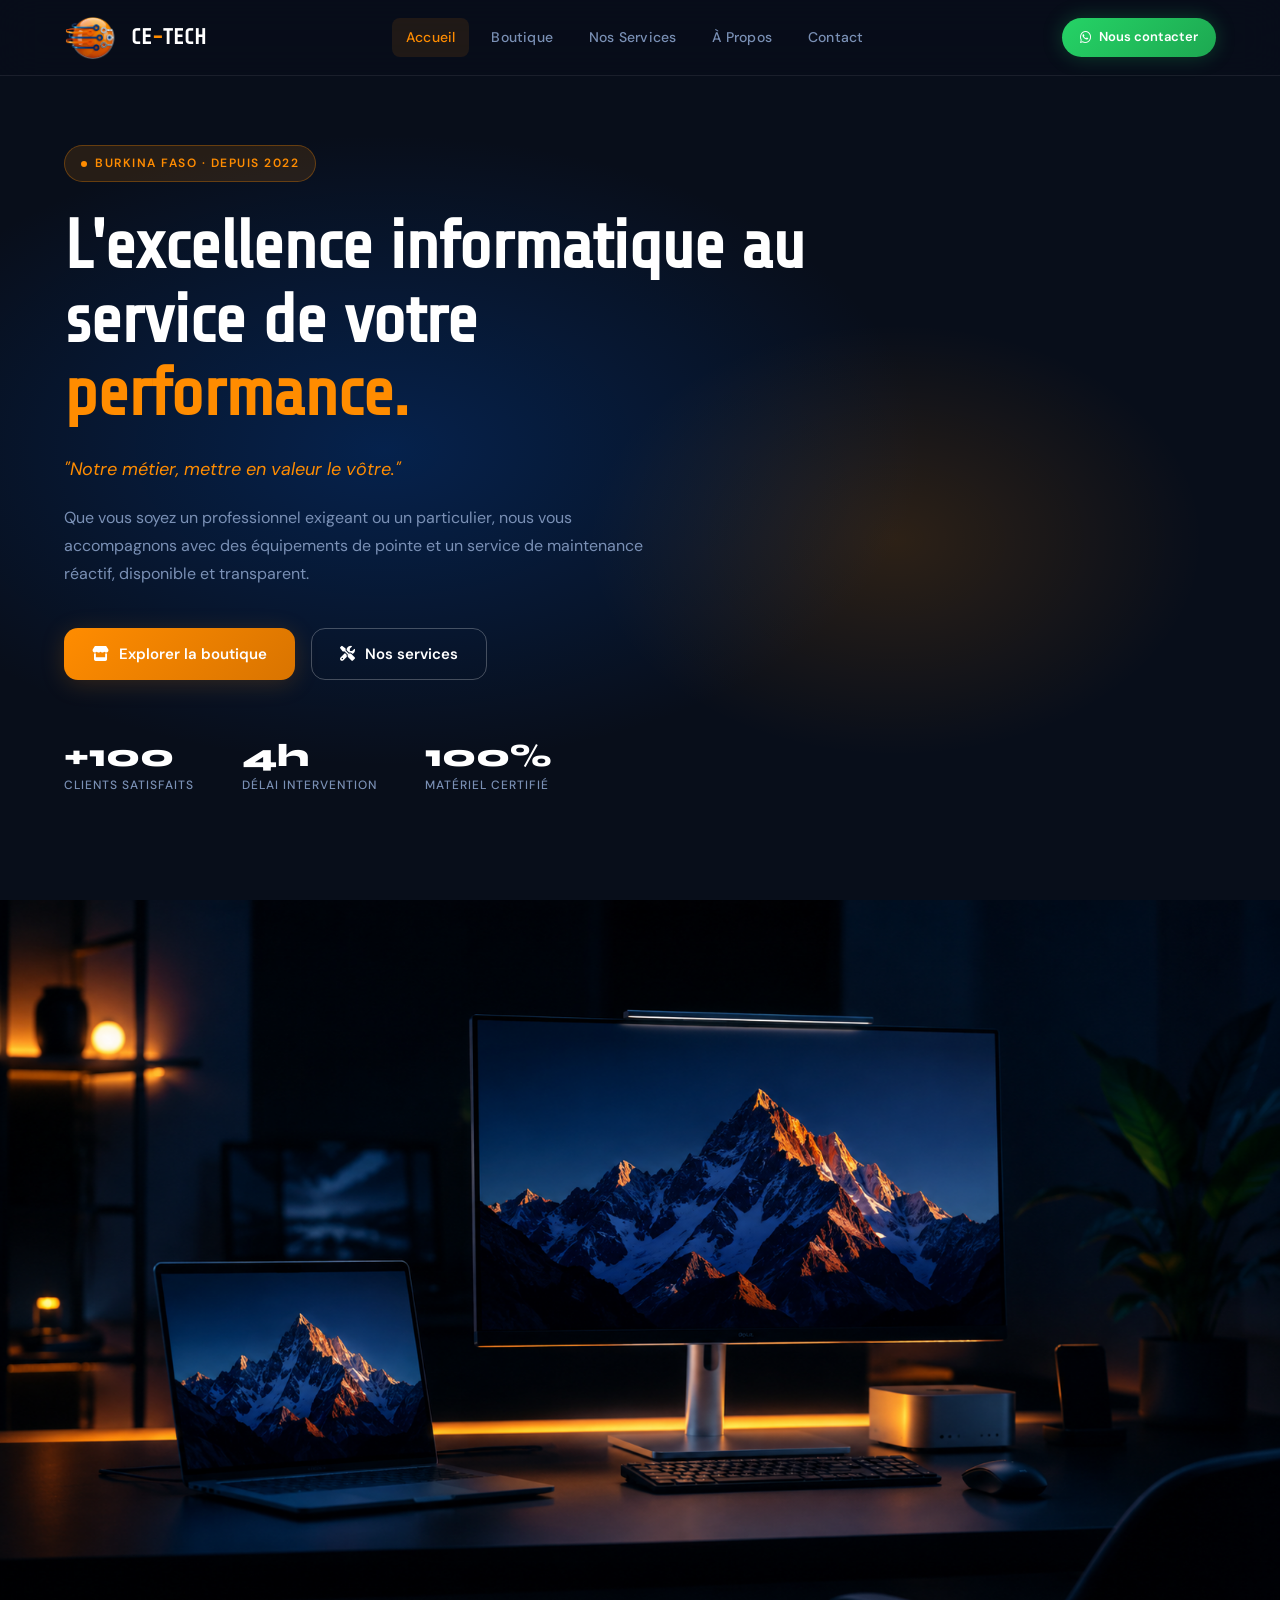
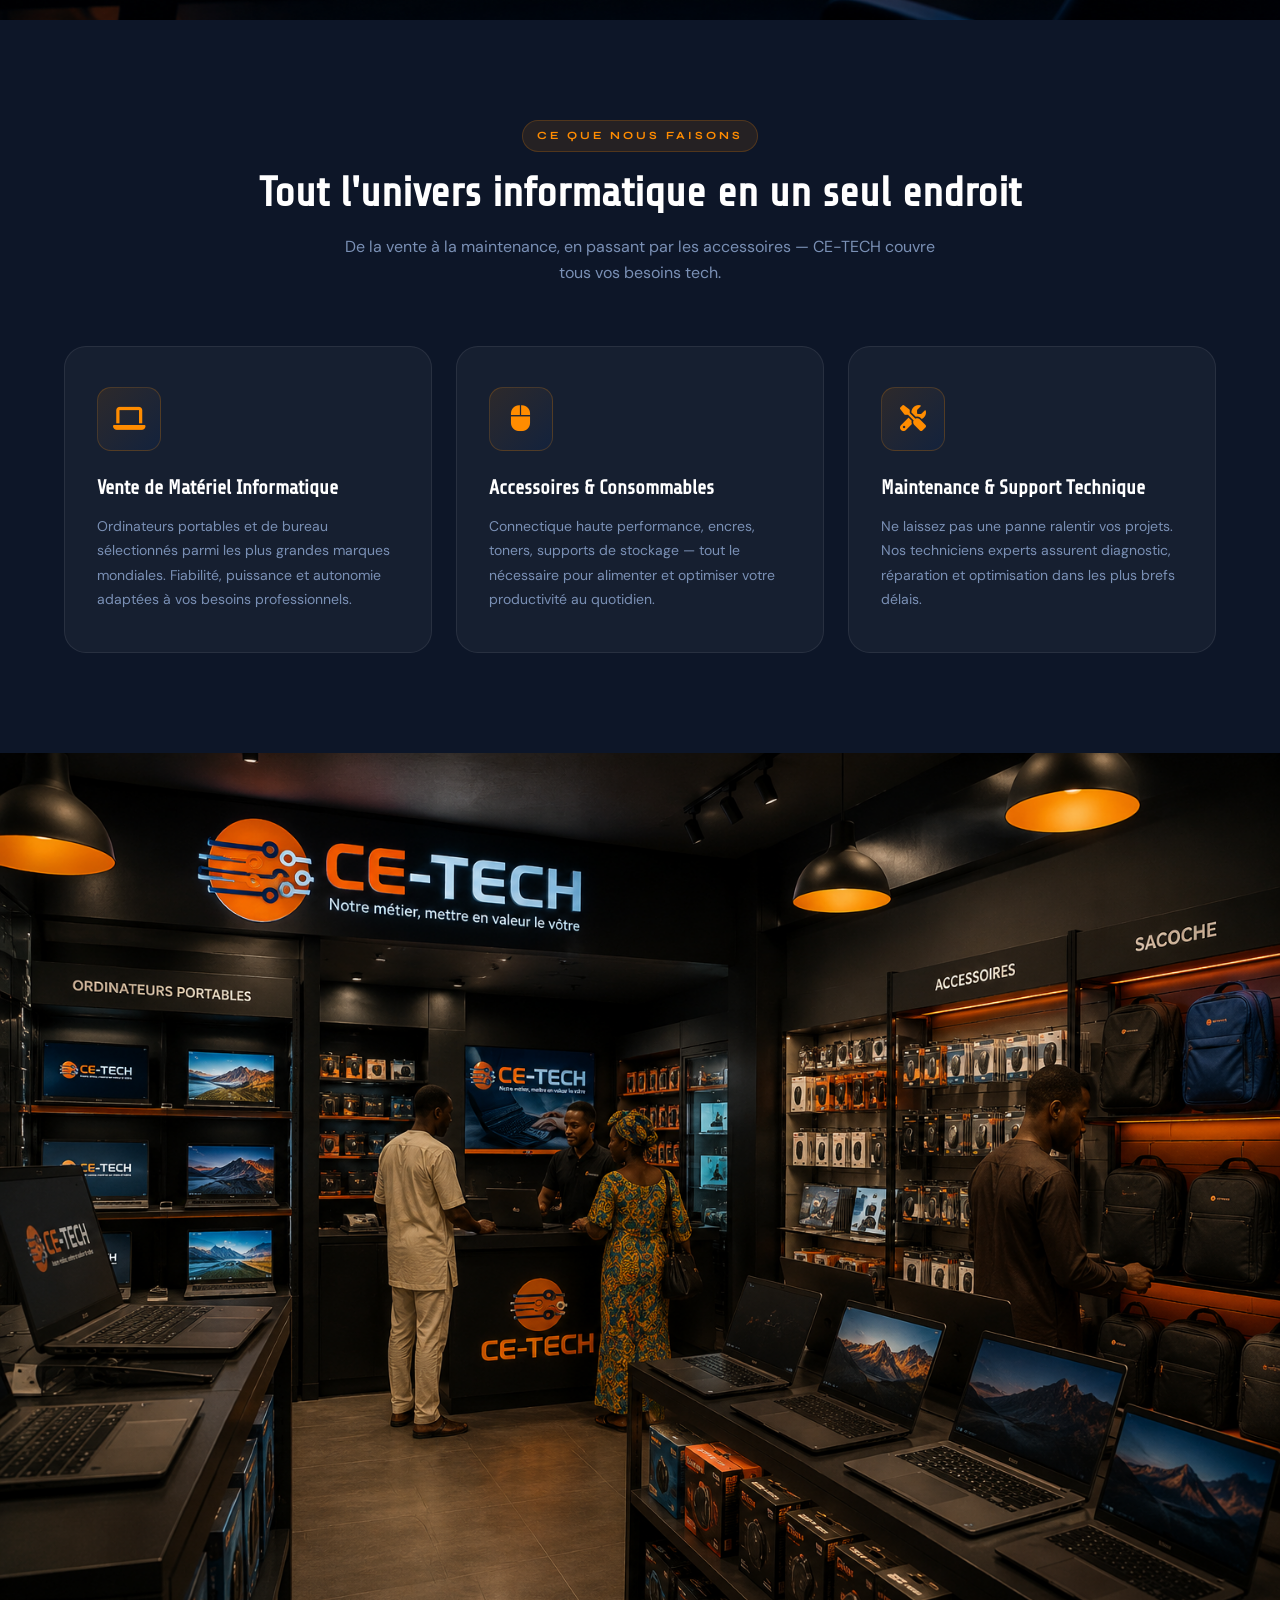
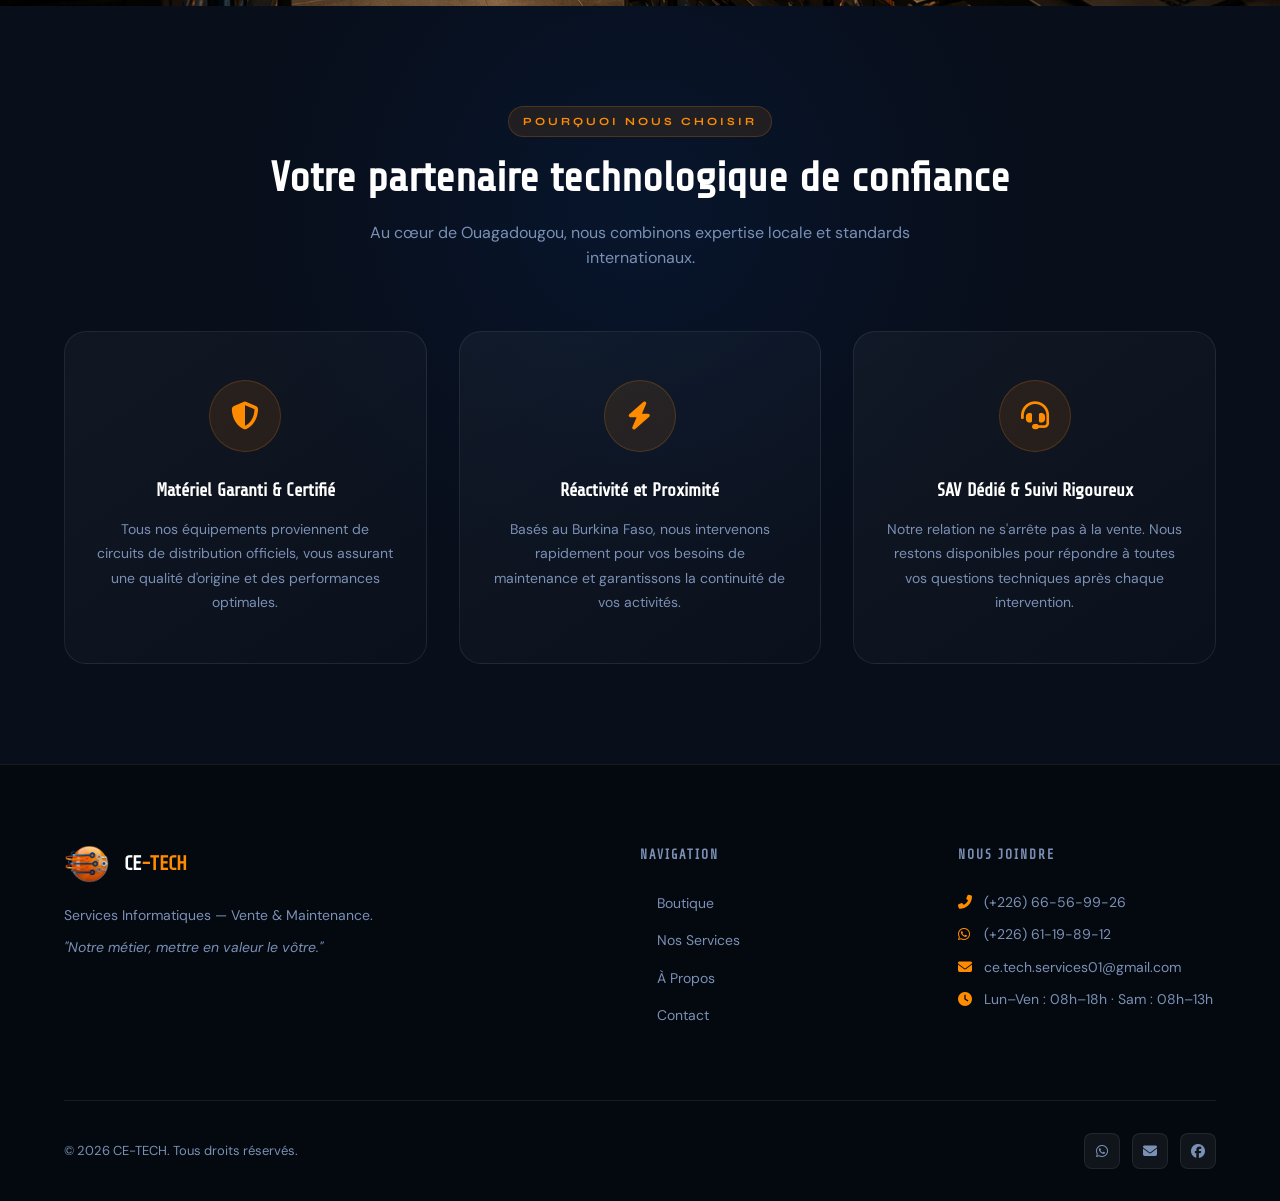
<file: index.html>
<!DOCTYPE html>
<html lang="fr">
<head>
    <meta charset="UTF-8">
    <meta name="viewport" content="width=device-width, initial-scale=1.0">
    <meta property="og:image" content="https://cecegnon.github.io/CE-TECH/preview.jpg">
    <meta property="og:url" content="https://cecegnon.github.io/CE-TECH/">
    <meta property="og:type" content="website">
    <meta property="og:title" content="CE-TECH | Vente & Maintenance Informatique au Burkina Faso">
    <meta property="og:description" content="CE-TECH | Votre partenaire technologique de confiance au Burkina Faso. Vente de materiels informatique, maintenance et support technique.">
    <meta property="og:image" content="https://cecegnon.github.io/CE-TECH/preview.jpg">
    <title>CE-TECH | Vente & Maintenance Informatique au Burkina Faso</title>
    <meta name="description" content="CE-TECH, votre partenaire technologique de confiance au Burkina Faso. Vente de matériel informatique, maintenance et support technique.">
    <link rel="stylesheet" href="style.css">
    <link rel="stylesheet" href="https://cdnjs.cloudflare.com/ajax/libs/font-awesome/6.4.0/css/all.min.css">
</head>
<body>

    <!-- HEADER -->
    <header>
        <div class="logo">
            <img src="logo.png" alt="CE-TECH Logo">
            <span class="logo-text">CE<span>-</span>TECH</span>
        </div>
        <button class="menu-toggle" id="mobile-menu" aria-label="Menu">
            <span class="bar"></span>
            <span class="bar"></span>
            <span class="bar"></span>
        </button>
        <nav class="nav-links">
            <a href="index.html" class="active">Accueil</a>
            <a href="boutique.html">Boutique</a>
            <a href="services.html">Nos Services</a>
            <a href="apropos.html">À Propos</a>
            <a href="contact.html">Contact</a>
        </nav>
        <div class="header-cta">
            <a href="https://wa.me/22661198912" target="_blank" class="whatsapp-btn">
                <i class="fab fa-whatsapp"></i> Nous contacter
            </a>
        </div>
    </header>

    <!-- HERO -->
    <section class="hero-section">
        <div class="hero-bg"></div>
        <div class="hero-glow"></div>
        <div class="hero-content">
            <div class="hero-badge">Burkina Faso · Depuis 2022</div>
            <h1>L'excellence informatique au service de votre <span class="accent">performance.</span></h1>
            <p class="slogan">"Notre métier, mettre en valeur le vôtre."</p>
            <p class="hero-text">Que vous soyez un professionnel exigeant ou un particulier, nous vous accompagnons avec des équipements de pointe et un service de maintenance réactif, disponible et transparent.</p>
            <div class="hero-buttons">
                <a href="boutique.html" class="btn btn-primary">
                    <i class="fas fa-store"></i> Explorer la boutique
                </a>
                <a href="services.html" class="btn btn-outline">
                    <i class="fas fa-tools"></i> Nos services
                </a>
            </div>
            <div class="hero-stats">
                <div class="hero-stat">
                    <span class="num">+100</span>
                    <span class="label">Clients satisfaits</span>
                </div>
                <div class="hero-stat">
                    <span class="num">4h</span>
                    <span class="label">Délai intervention</span>
                </div>
                <div class="hero-stat">
                    <span class="num">100%</span>
                    <span class="label">Matériel certifié</span>
                </div>
            </div>
        </div>
    </section>
<img src="images/hero.png" alt="...">

    <!-- ======================================================
         IMAGE PLACEHOLDER #1 — HERO VISUEL (optionnel)
         Emplacement : section hero, côté droit sur desktop
         Remplacer par votre image rendue via IA
         ====================================================== -->

    <!-- SERVICES -->
    <section class="services-section">
        <div class="section-title-block reveal">
            <span class="section-label">Ce que nous faisons</span>
            <h2>Tout l'univers informatique en un seul endroit</h2>
            <p>De la vente à la maintenance, en passant par les accessoires — CE-TECH couvre tous vos besoins tech.</p>
        </div>
        <div class="services-grid">
            <div class="service-card reveal reveal-delay-1">
                <div class="icon-box"><i class="fas fa-laptop"></i></div>
                <h3>Vente de Matériel Informatique</h3>
                <p>Ordinateurs portables et de bureau sélectionnés parmi les plus grandes marques mondiales. Fiabilité, puissance et autonomie adaptées à vos besoins professionnels.</p>
            </div>
            <div class="service-card reveal reveal-delay-2">
                <div class="icon-box"><i class="fas fa-mouse"></i></div>
                <h3>Accessoires & Consommables</h3>
                <p>Connectique haute performance, encres, toners, supports de stockage — tout le nécessaire pour alimenter et optimiser votre productivité au quotidien.</p>
            </div>
            <div class="service-card reveal reveal-delay-3">
                <div class="icon-box"><i class="fas fa-tools"></i></div>
                <h3>Maintenance & Support Technique</h3>
                <p>Ne laissez pas une panne ralentir vos projets. Nos techniciens experts assurent diagnostic, réparation et optimisation dans les plus brefs délais.</p>
            </div>
        </div>
    </section>
<img src="images/boutique.png" alt="...">

    <!-- ======================================================
         IMAGE PLACEHOLDER #2 — SECTION AMBIANCE (optionnel)
         Emplacement : entre services et pourquoi nous
         Taille suggérée : pleine largeur, hauteur 400–500px
         ====================================================== -->

    <!-- WHY US -->
    <section class="why-us-section">
        <div class="section-title-block reveal">
            <span class="section-label">Pourquoi nous choisir</span>
            <h2>Votre partenaire technologique de confiance</h2>
            <p>Au cœur de Ouagadougou, nous combinons expertise locale et standards internationaux.</p>
        </div>
        <div class="why-grid">
            <div class="why-card reveal reveal-delay-1">
                <div class="why-card-icon"><i class="fas fa-shield-alt"></i></div>
                <h3>Matériel Garanti & Certifié</h3>
                <p>Tous nos équipements proviennent de circuits de distribution officiels, vous assurant une qualité d'origine et des performances optimales.</p>
            </div>
            <div class="why-card reveal reveal-delay-2">
                <div class="why-card-icon"><i class="fas fa-bolt"></i></div>
                <h3>Réactivité et Proximité</h3>
                <p>Basés au Burkina Faso, nous intervenons rapidement pour vos besoins de maintenance et garantissons la continuité de vos activités.</p>
            </div>
            <div class="why-card reveal reveal-delay-3">
                <div class="why-card-icon"><i class="fas fa-headset"></i></div>
                <h3>SAV Dédié & Suivi Rigoureux</h3>
                <p>Notre relation ne s'arrête pas à la vente. Nous restons disponibles pour répondre à toutes vos questions techniques après chaque intervention.</p>
            </div>
        </div>
    </section>

    <!-- FOOTER -->
    <footer>
        <div class="footer-grid">
            <div class="footer-col">
                <div class="footer-brand">
                    <img src="logo.png" alt="CE-TECH" style="height: 38px; width: auto;">
                    <span class="footer-brand-name">CE<span>-TECH</span></span>
                </div>
                <p>Services Informatiques — Vente & Maintenance.</p>
                <p><em>"Notre métier, mettre en valeur le vôtre."</em></p>
            </div>
            <div class="footer-col">
                <h4>Navigation</h4>
                <ul>
                    <li><a href="boutique.html">Boutique</a></li>
                    <li><a href="services.html">Nos Services</a></li>
                    <li><a href="apropos.html">À Propos</a></li>
                    <li><a href="contact.html">Contact</a></li>
                </ul>
            </div>
            <div class="footer-col">
                <h4>Nous joindre</h4>
                <p><i class="fas fa-phone-alt"></i> (+226) 66-56-99-26</p>
                <p><i class="fab fa-whatsapp"></i> (+226) 61-19-89-12</p>
                <p><i class="fas fa-envelope"></i> ce.tech.services01@gmail.com</p>
                <p style="margin-top: 8px;"><i class="fas fa-clock"></i> Lun–Ven : 08h–18h · Sam : 08h–13h</p>
            </div>
        </div>
        <div class="footer-bottom">
            <p>&copy; 2026 CE-TECH. Tous droits réservés.</p>
            <div class="footer-socials">
                <a href="https://wa.me/22661198912" target="_blank" title="WhatsApp"><i class="fab fa-whatsapp"></i></a>
                <a href="mailto:ce.tech.services01@gmail.com" title="Email"><i class="fas fa-envelope"></i></a>
                <a href="https://www.facebook.com/share/1Cn6h9r4jo/"><i class="fab fa-facebook"></i></a>
            </div>
        </div>
    </footer>

    <script src="script.js"></script>
</body>
</html>
</file>
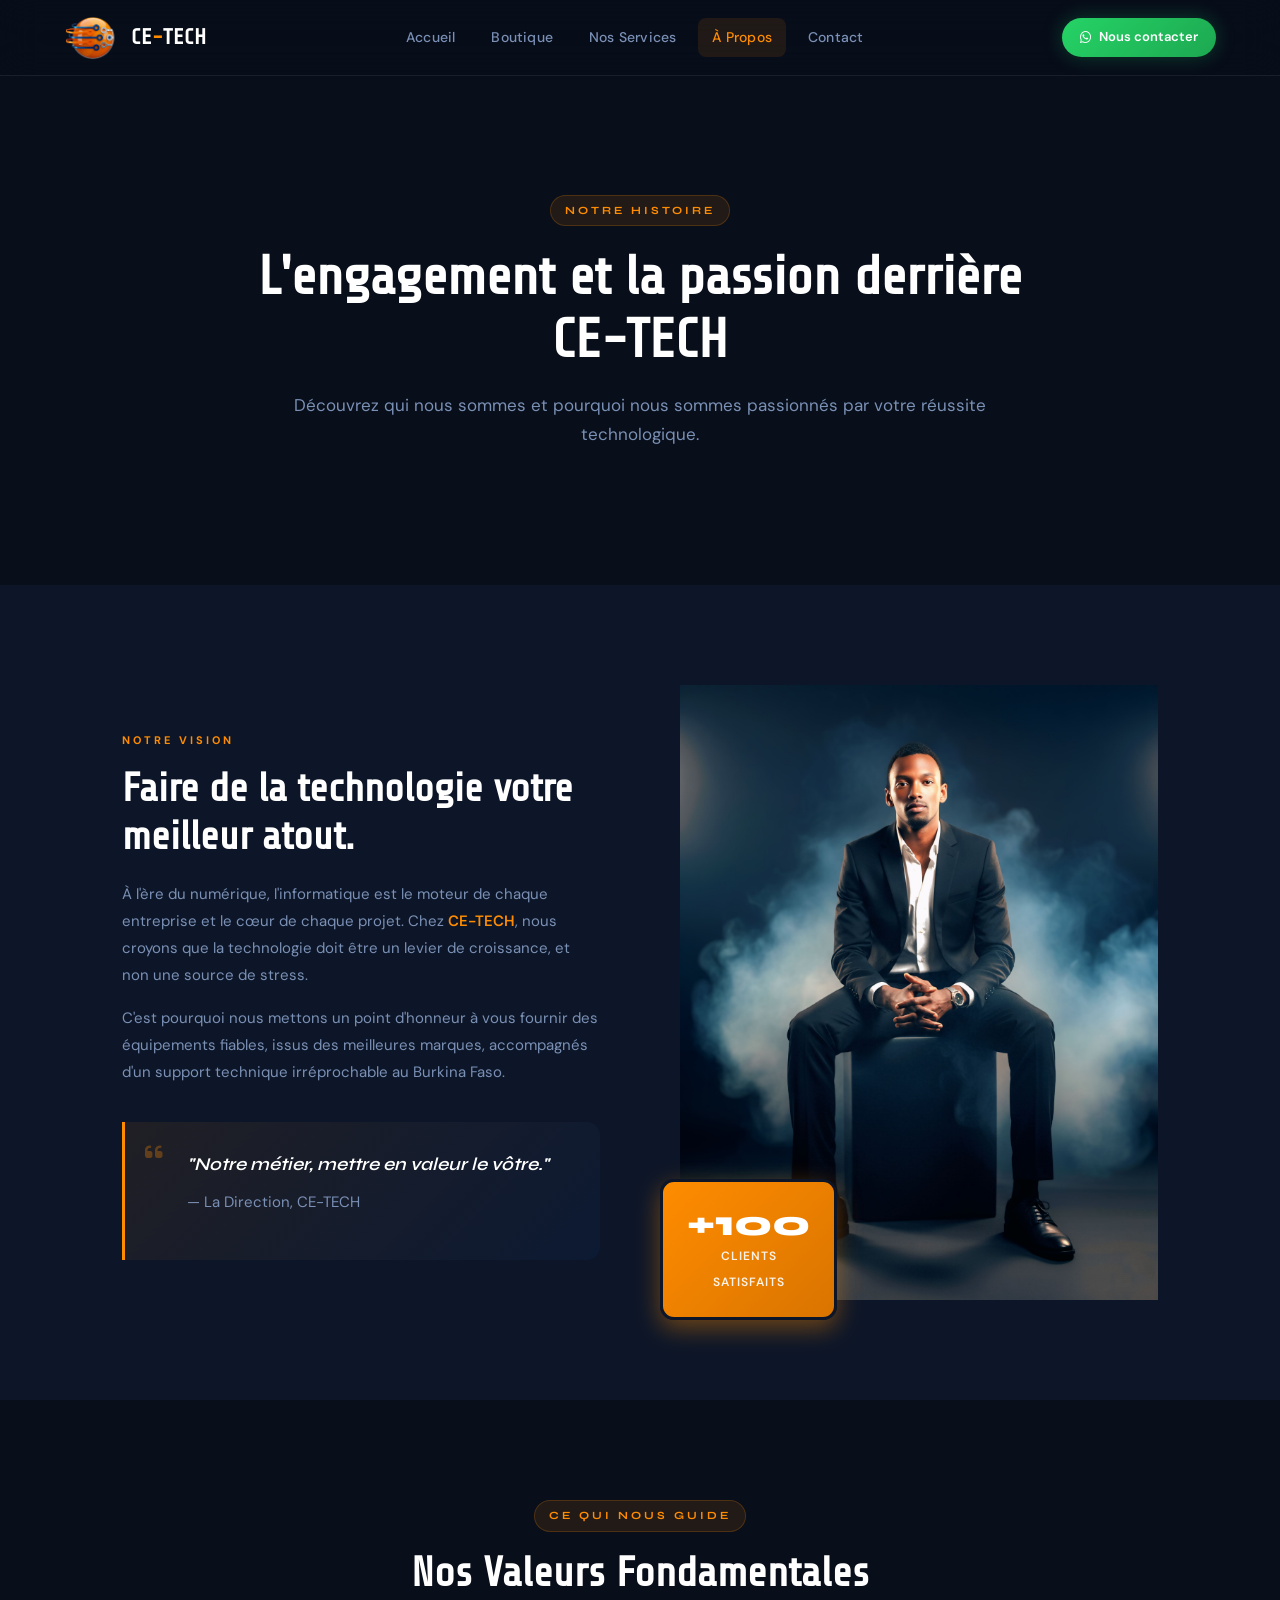
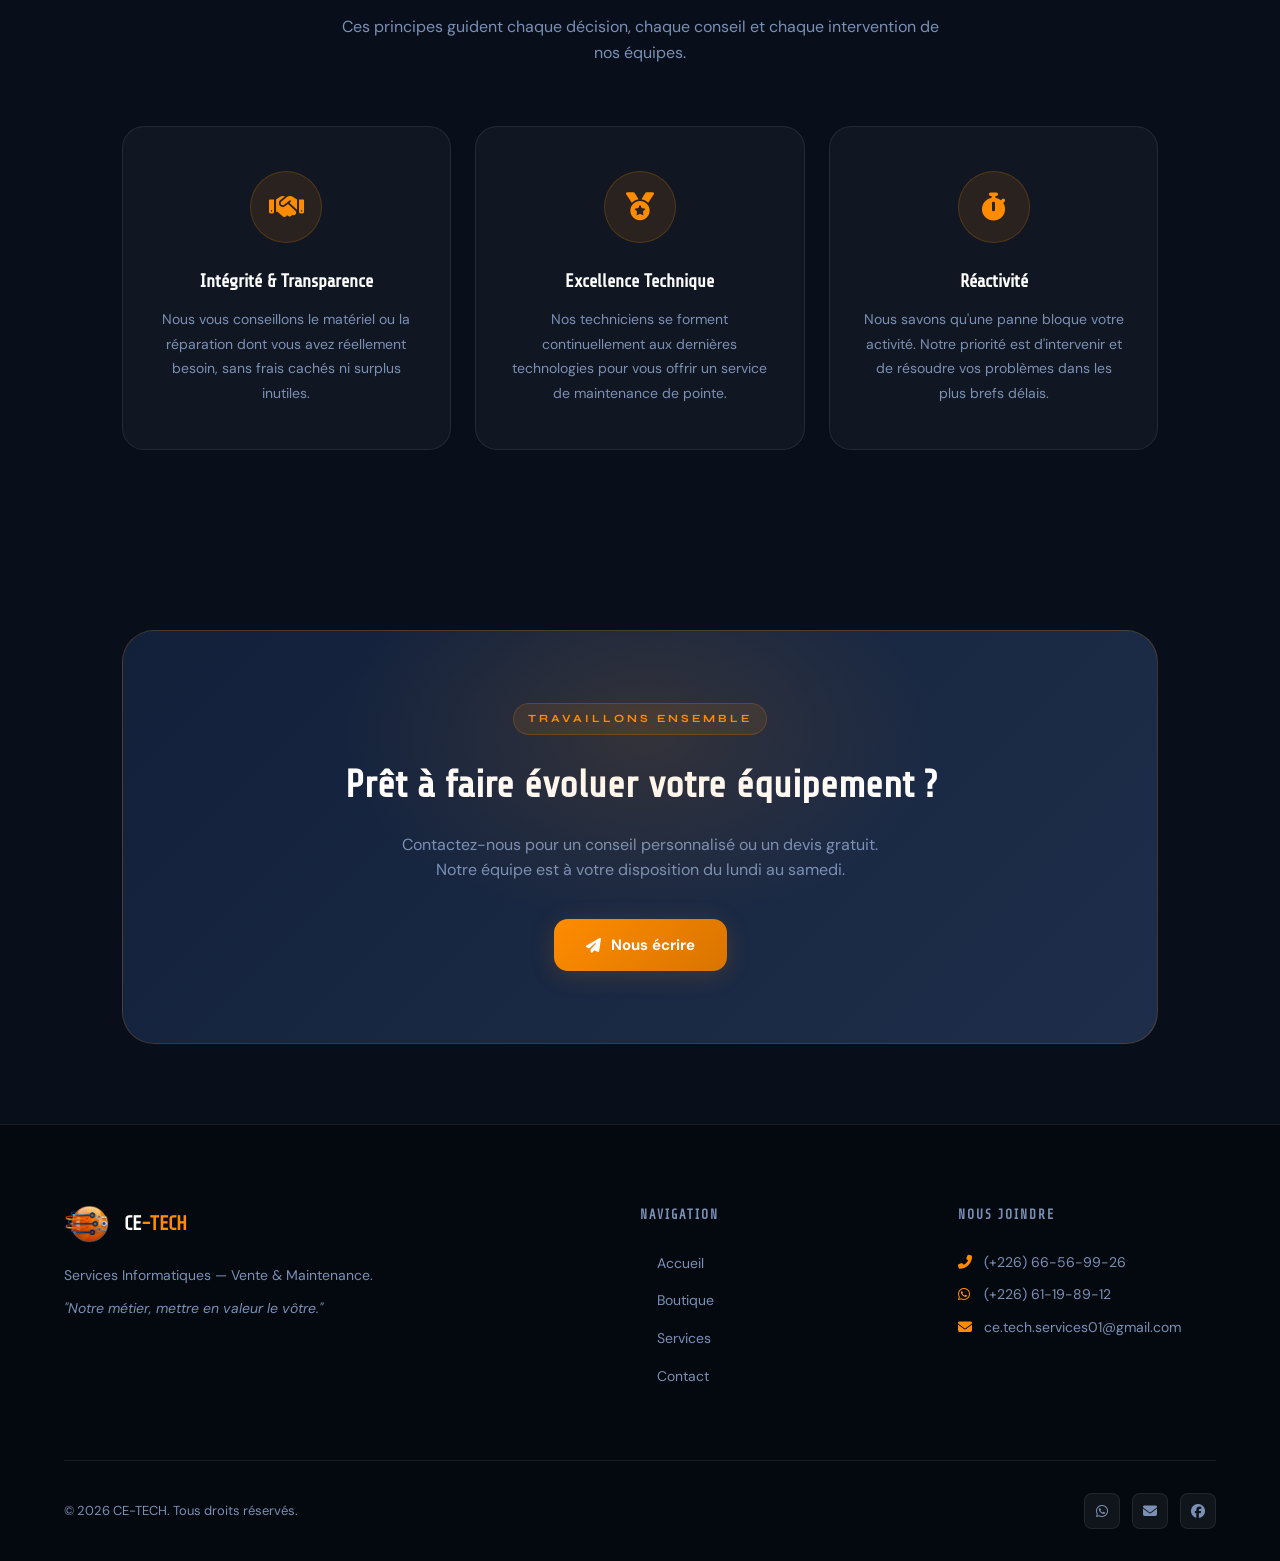
<file: apropos.html>
<!DOCTYPE html>
<html lang="fr">
<head>
    <meta charset="UTF-8">
    <meta name="viewport" content="width=device-width, initial-scale=1.0">
    <title>À Propos | CE-TECH</title>
    <link rel="stylesheet" href="style.css">
    <link rel="stylesheet" href="https://cdnjs.cloudflare.com/ajax/libs/font-awesome/6.4.0/css/all.min.css">
</head>
<body>

    <header>
        <div class="logo">
            <img src="logo.png" alt="CE-TECH Logo">
            <span class="logo-text">CE<span>-</span>TECH</span>
        </div>
        <button class="menu-toggle" id="mobile-menu" aria-label="Menu">
            <span class="bar"></span><span class="bar"></span><span class="bar"></span>
        </button>
        <nav class="nav-links">
            <a href="index.html">Accueil</a>
            <a href="boutique.html">Boutique</a>
            <a href="services.html">Nos Services</a>
            <a href="apropos.html" class="active">À Propos</a>
            <a href="contact.html">Contact</a>
        </nav>
        <div class="header-cta">
            <a href="https://wa.me/22661198912" target="_blank" class="whatsapp-btn">
                <i class="fab fa-whatsapp"></i> Nous contacter
            </a>
        </div>
    </header>

    <section class="about-hero">
        <div class="about-hero-content">
            <span class="section-label" style="margin-bottom: 20px;">Notre histoire</span>
            <h1>L'engagement et la passion derrière CE-TECH</h1>
            <p>Découvrez qui nous sommes et pourquoi nous sommes passionnés par votre réussite technologique.</p>
        </div>
    </section>

    <section class="mission-section">
        <div class="container">
            <div class="mission-wrapper">
                <div class="mission-text reveal">
                    <span class="subtitle">Notre Vision</span>
                    <h2>Faire de la technologie votre meilleur atout.</h2>
                    <p>À l'ère du numérique, l'informatique est le moteur de chaque entreprise et le cœur de chaque projet. Chez <strong>CE-TECH</strong>, nous croyons que la technologie doit être un levier de croissance, et non une source de stress.</p>
                    <p>C'est pourquoi nous mettons un point d'honneur à vous fournir des équipements fiables, issus des meilleures marques, accompagnés d'un support technique irréprochable au Burkina Faso.</p>

                    <div class="quote-box">
                        <i class="fas fa-quote-left"></i>
                        <blockquote>"Notre métier, mettre en valeur le vôtre."</blockquote>
                        <p class="quote-author">— La Direction, CE-TECH</p>
                    </div>
                </div>

                <div class="mission-image reveal reveal-delay-2">
                    <!-- =========================================================
                         IMAGE PLACEHOLDER — À Propos
                         Emplacement : section mission, côté droit
                         Remplacer le bloc ci-dessous par une <img> de votre équipe
                         ========================================================= -->
                    <img src="images/equipe.jpg" alt="...">
                    <div class="experience-badge">
                        <span class="number">+100</span>
                        <span class="text">Clients<br>Satisfaits</span>
                    </div>
                </div>
            </div>
        </div>
    </section>

    <section class="values-section">
        <div class="container">
            <div class="section-title-block reveal">
                <span class="section-label">Ce qui nous guide</span>
                <h2>Nos Valeurs Fondamentales</h2>
                <p>Ces principes guident chaque décision, chaque conseil et chaque intervention de nos équipes.</p>
            </div>

            <div class="values-grid">
                <div class="value-card reveal reveal-delay-1">
                    <div class="value-icon"><i class="fas fa-handshake"></i></div>
                    <h3>Intégrité & Transparence</h3>
                    <p>Nous vous conseillons le matériel ou la réparation dont vous avez réellement besoin, sans frais cachés ni surplus inutiles.</p>
                </div>
                <div class="value-card reveal reveal-delay-2">
                    <div class="value-icon"><i class="fas fa-medal"></i></div>
                    <h3>Excellence Technique</h3>
                    <p>Nos techniciens se forment continuellement aux dernières technologies pour vous offrir un service de maintenance de pointe.</p>
                </div>
                <div class="value-card reveal reveal-delay-3">
                    <div class="value-icon"><i class="fas fa-stopwatch"></i></div>
                    <h3>Réactivité</h3>
                    <p>Nous savons qu'une panne bloque votre activité. Notre priorité est d'intervenir et de résoudre vos problèmes dans les plus brefs délais.</p>
                </div>
            </div>
        </div>
    </section>

    <section class="cta-banner">
        <div class="container">
            <div class="cta-box reveal">
                <span class="section-label" style="margin-bottom: 20px;">Travaillons ensemble</span>
                <h2>Prêt à faire évoluer votre équipement ?</h2>
                <p>Contactez-nous pour un conseil personnalisé ou un devis gratuit. Notre équipe est à votre disposition du lundi au samedi.</p>
                <a href="contact.html" class="btn-orange">
                    <i class="fas fa-paper-plane"></i> Nous écrire
                </a>
            </div>
        </div>
    </section>

    <footer>
        <div class="footer-grid">
            <div class="footer-col">
                <div class="footer-brand">
                    <img src="logo.png" alt="CE-TECH" style="height: 38px; width: auto;">
                    <span class="footer-brand-name">CE<span>-TECH</span></span>
                </div>
                <p>Services Informatiques — Vente & Maintenance.</p>
                <p><em>"Notre métier, mettre en valeur le vôtre."</em></p>
            </div>
            <div class="footer-col">
                <h4>Navigation</h4>
                <ul>
                    <li><a href="index.html">Accueil</a></li>
                    <li><a href="boutique.html">Boutique</a></li>
                    <li><a href="services.html">Services</a></li>
                    <li><a href="contact.html">Contact</a></li>
                </ul>
            </div>
            <div class="footer-col">
                <h4>Nous joindre</h4>
                <p><i class="fas fa-phone-alt"></i> (+226) 66-56-99-26</p>
                <p><i class="fab fa-whatsapp"></i> (+226) 61-19-89-12</p>
                <p><i class="fas fa-envelope"></i> ce.tech.services01@gmail.com</p>
            </div>
        </div>
        <div class="footer-bottom">
            <p>&copy; 2026 CE-TECH. Tous droits réservés.</p>
            <div class="footer-socials">
                <a href="https://wa.me/22661198912" target="_blank"><i class="fab fa-whatsapp"></i></a>
                <a href="mailto:ce.tech.services01@gmail.com"><i class="fas fa-envelope"></i></a>
                <a href="https://www.facebook.com/share/1Cn6h9r4jo/"><i class="fab fa-facebook"></i></a>
            </div>
        </div>
    </footer>

    <script src="script.js"></script>
</body>
</html>
</file>
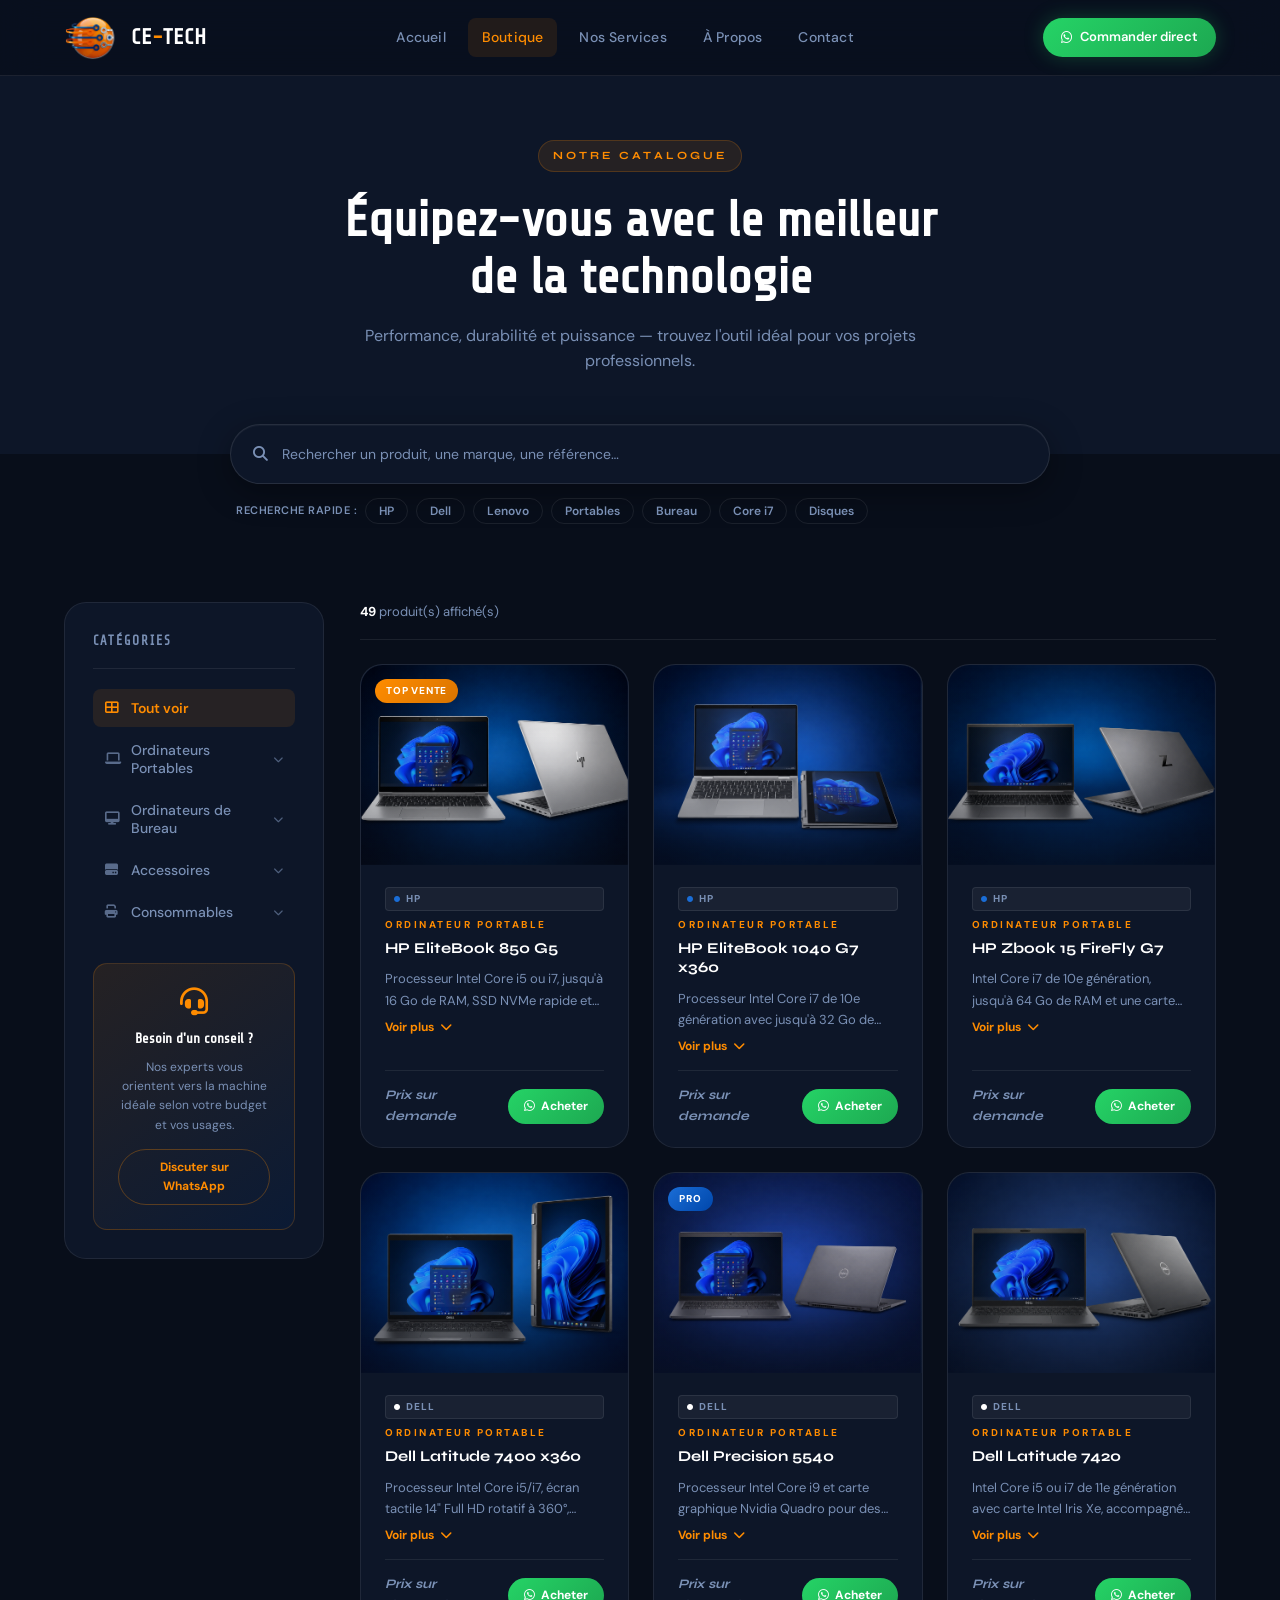
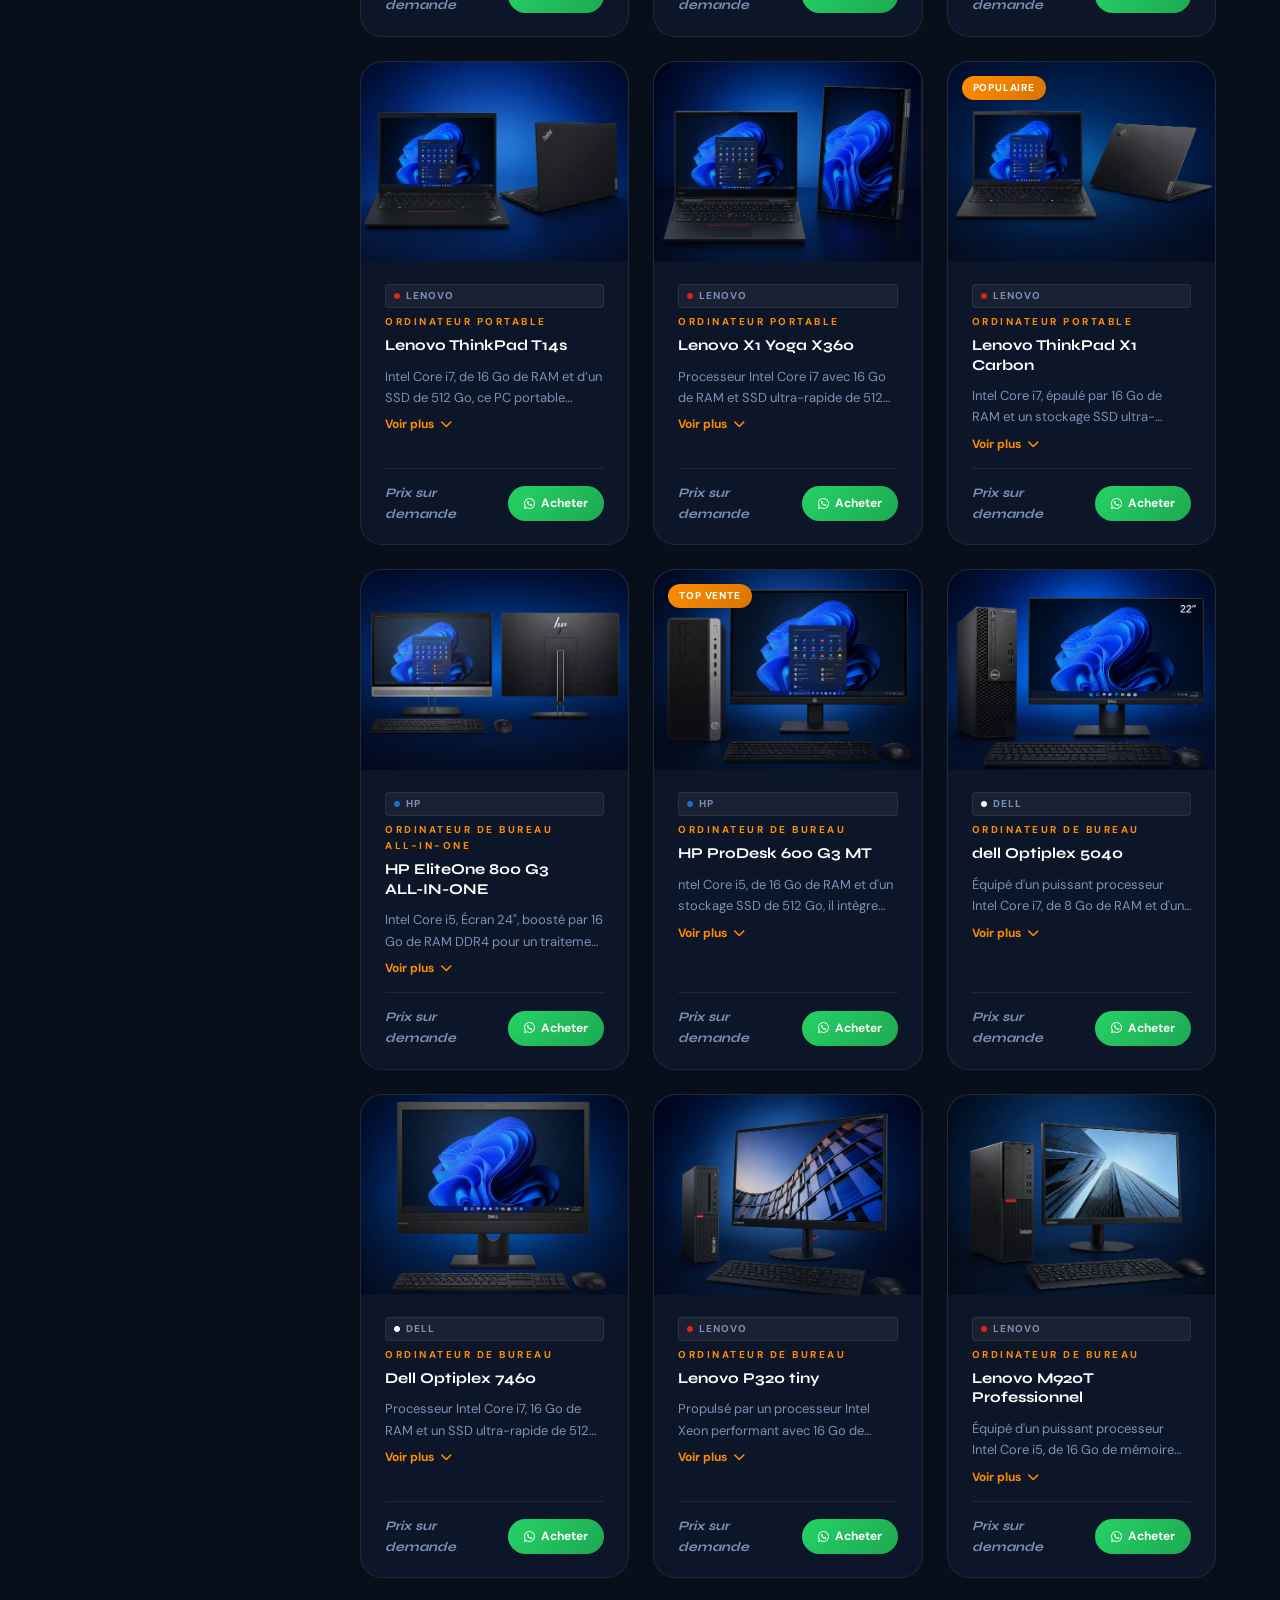
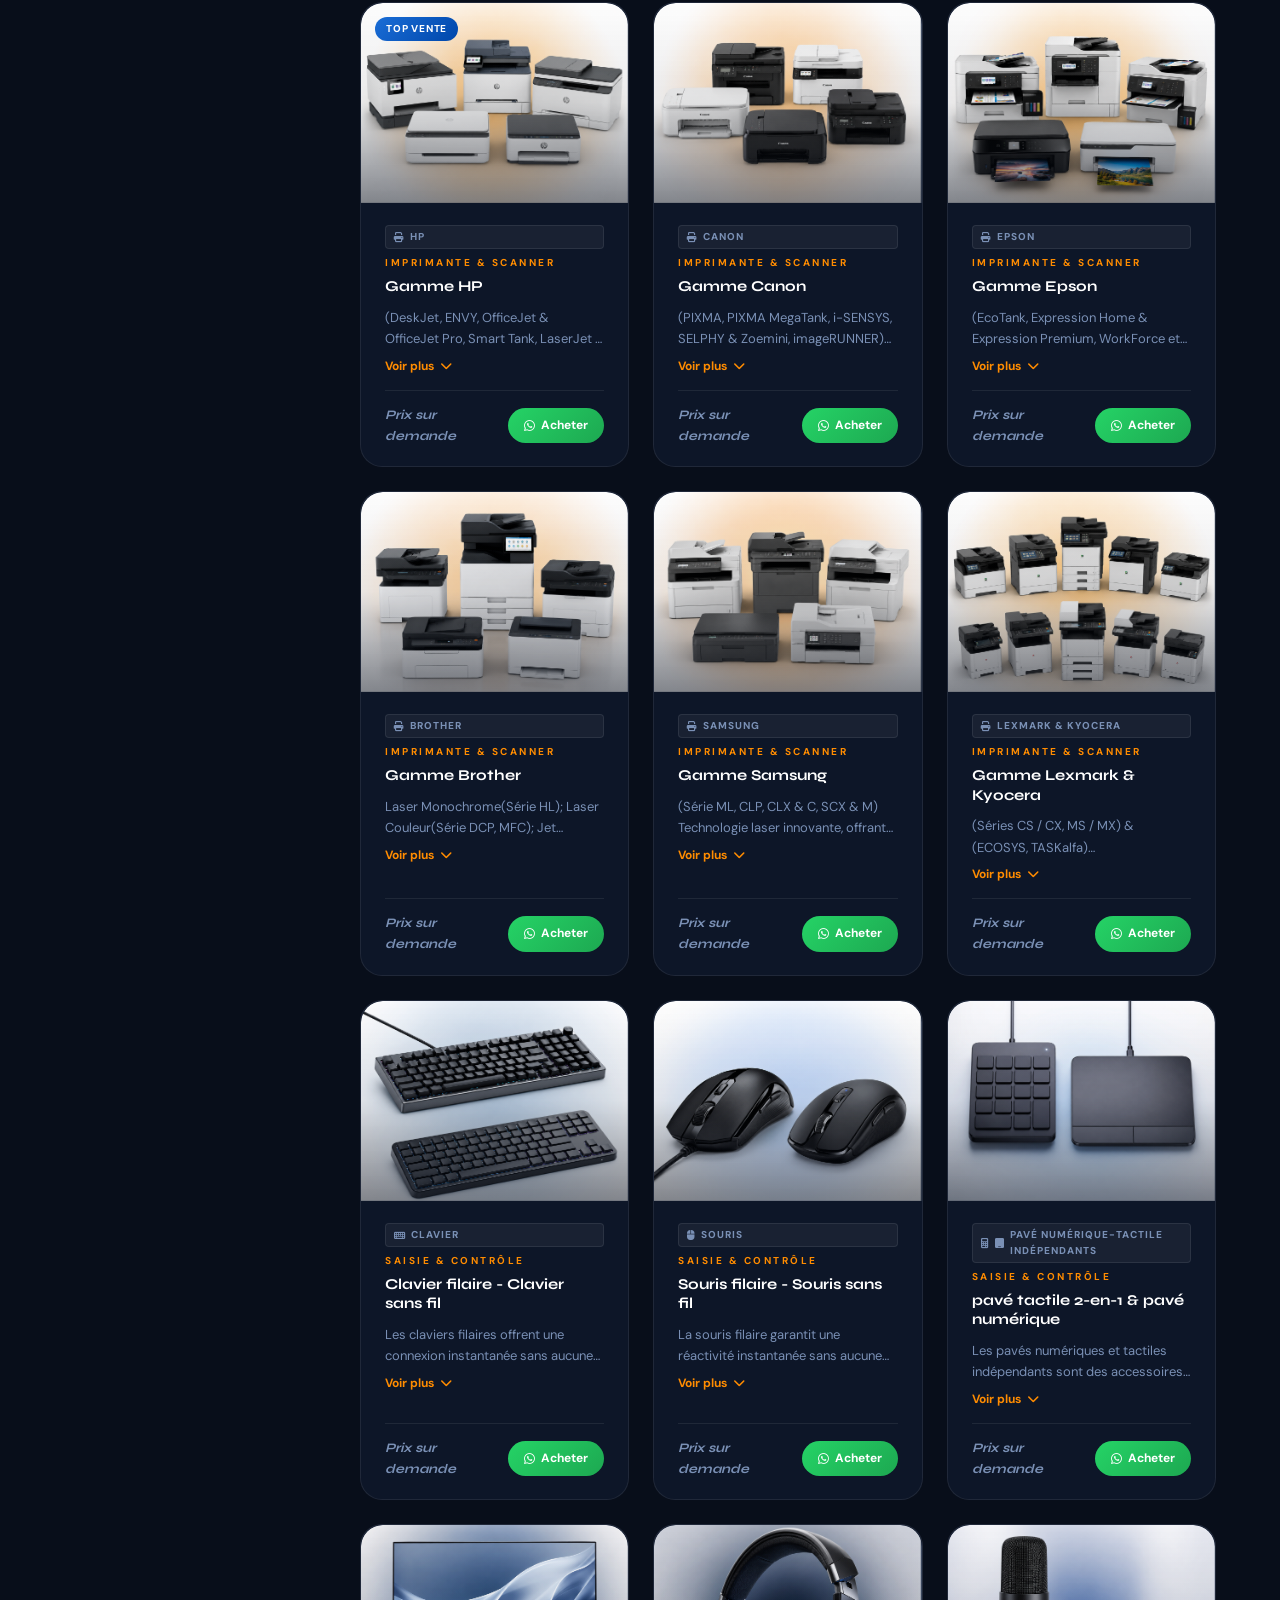
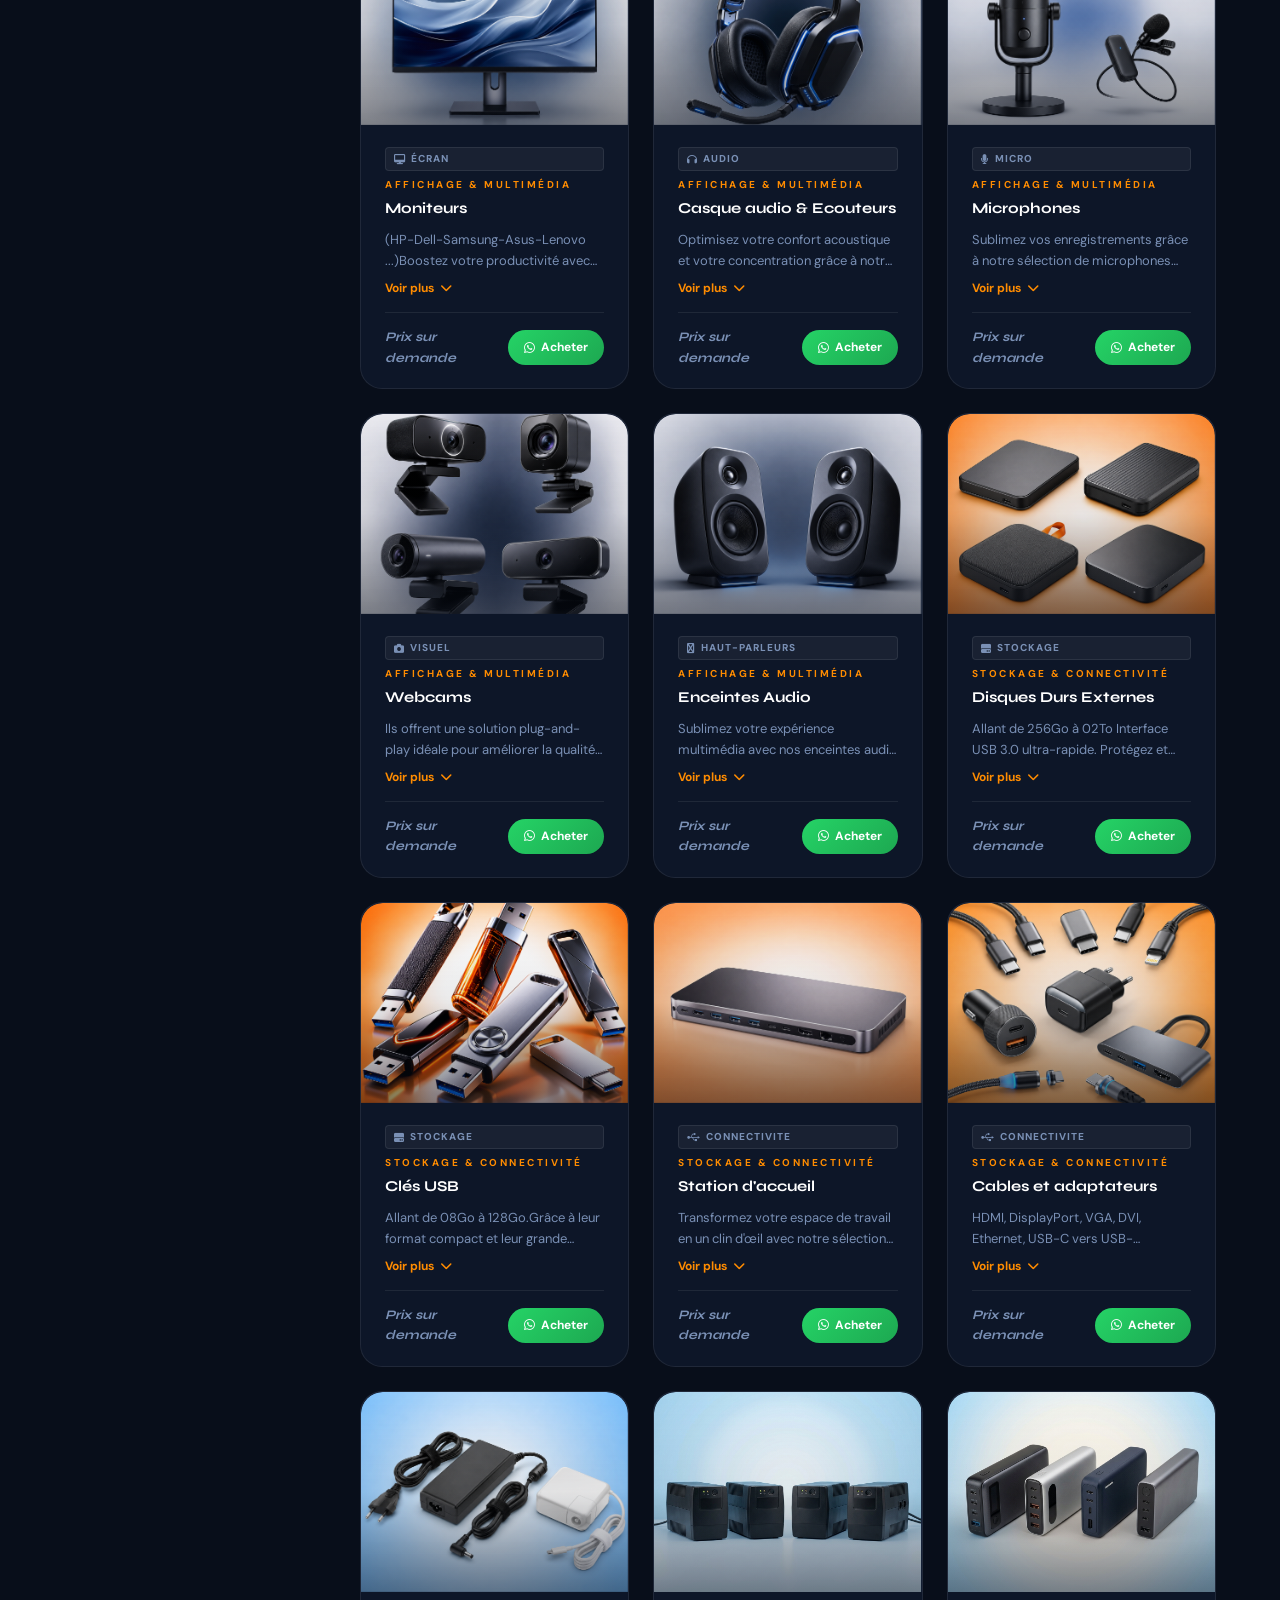
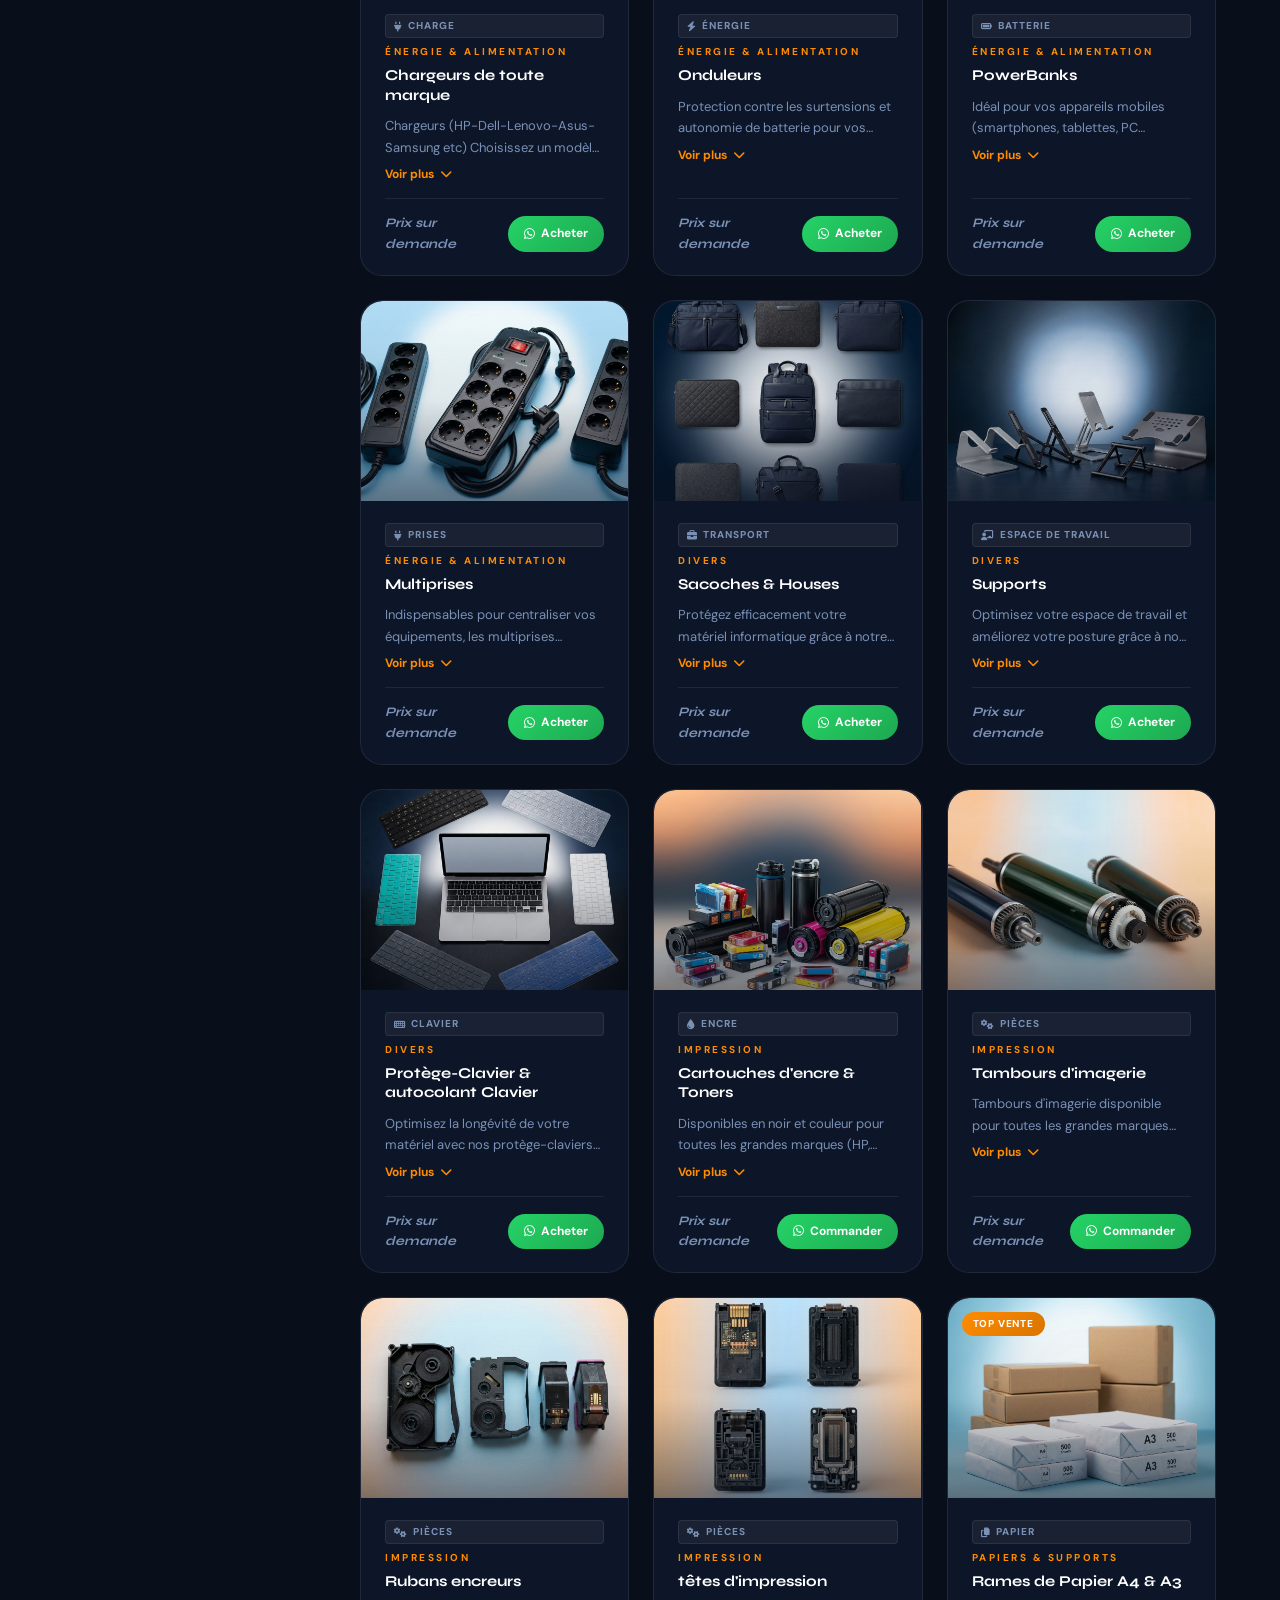
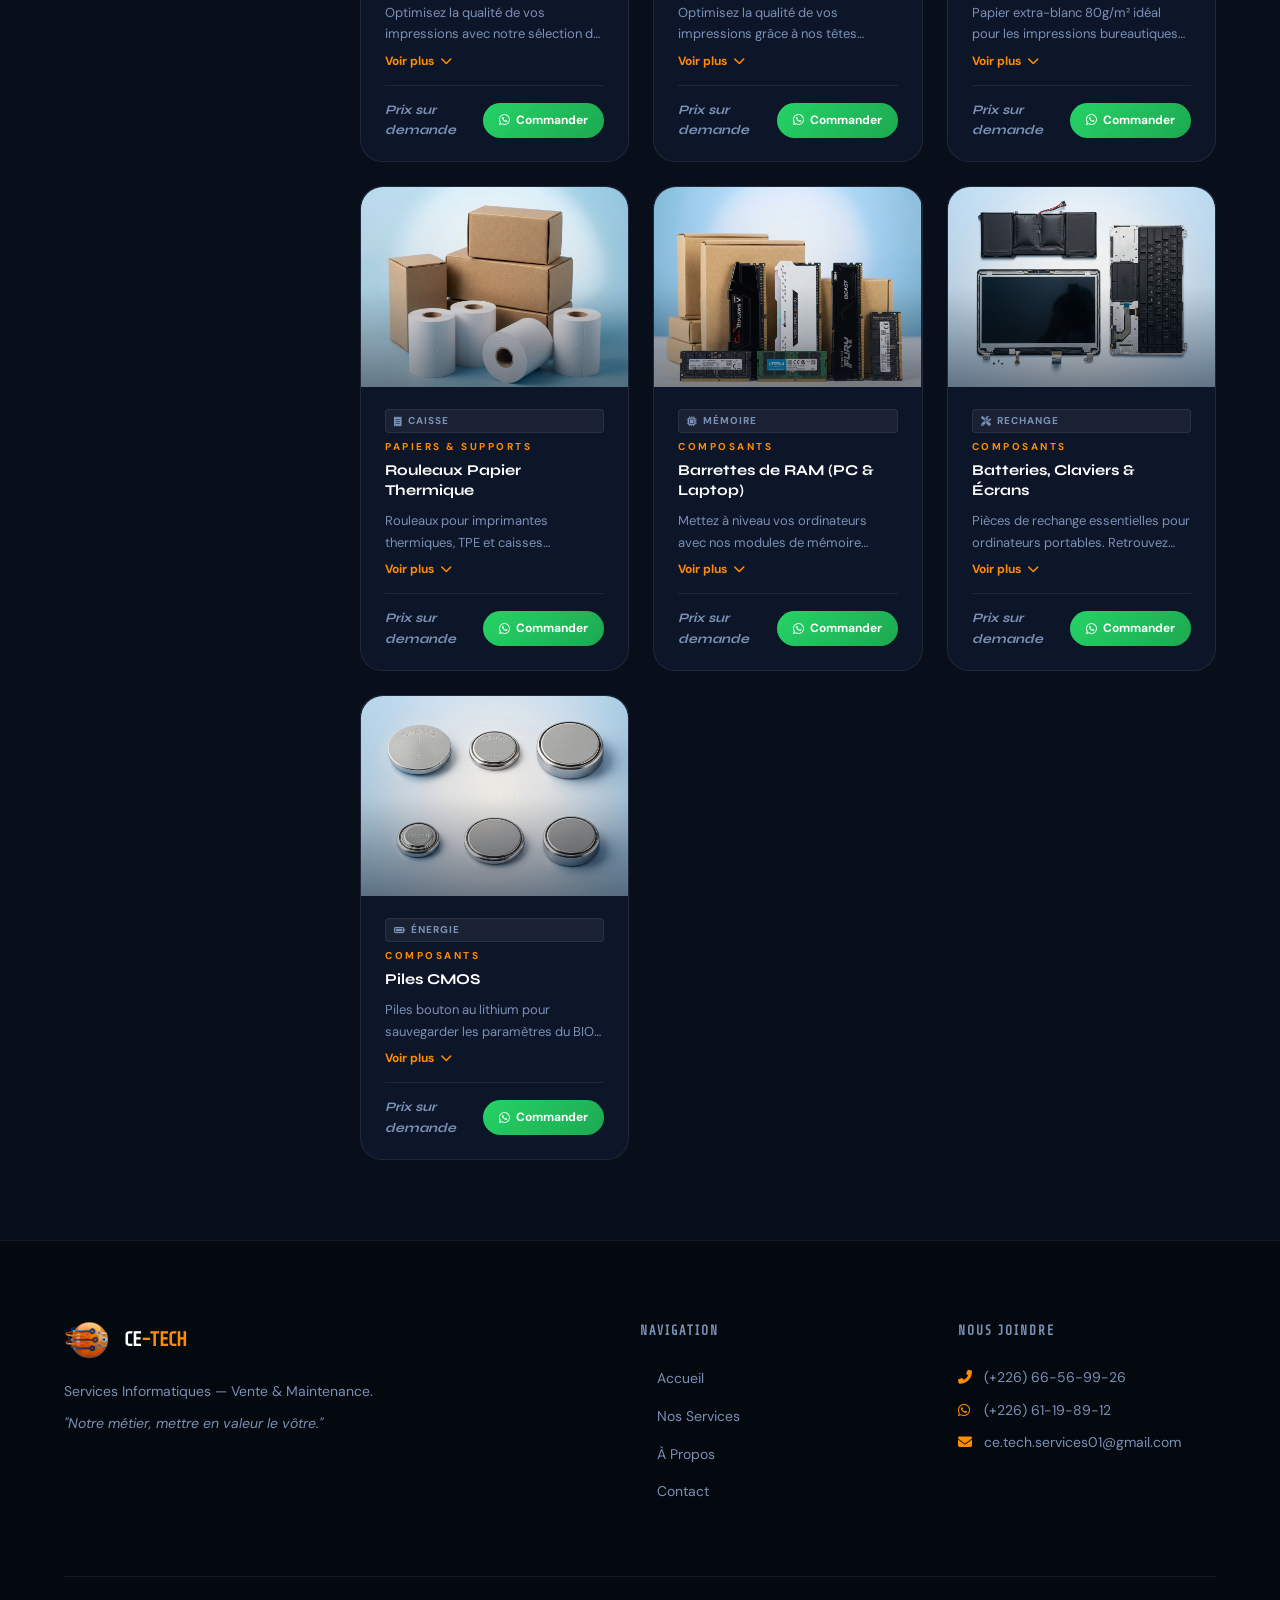
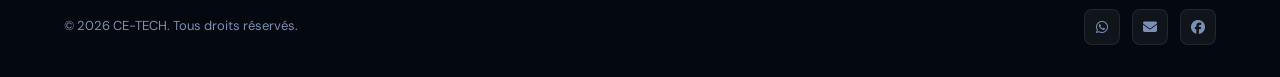
<file: boutique.html>
<!DOCTYPE html>
<html lang="fr">
<head>
    <meta charset="UTF-8">
    <meta name="viewport" content="width=device-width, initial-scale=1.0">
    <title>Boutique | CE-TECH — Matériel Informatique au Burkina Faso</title>
    <link rel="stylesheet" href="style.css">
    <link rel="stylesheet" href="https://cdnjs.cloudflare.com/ajax/libs/font-awesome/6.4.0/css/all.min.css">
</head>
<body>

    <header>
        <div class="logo">
            <img src="logo.png" alt="CE-TECH Logo">
            <span class="logo-text">CE<span>-</span>TECH</span>
        </div>
        <button class="menu-toggle" id="mobile-menu" aria-label="Menu">
            <span class="bar"></span><span class="bar"></span><span class="bar"></span>
        </button>
        <nav class="nav-links">
            <a href="index.html">Accueil</a>
            <a href="boutique.html" class="active">Boutique</a>
            <a href="services.html">Nos Services</a>
            <a href="apropos.html">À Propos</a>
            <a href="contact.html">Contact</a>
        </nav>
        <div class="header-cta">
            <a href="https://wa.me/22661198912" target="_blank" class="whatsapp-btn">
                <i class="fab fa-whatsapp"></i> Commander direct
            </a>
        </div>
    </header>

    <!-- ============================================================
         BANNIÈRE BOUTIQUE
         ============================================================ -->
    <section class="shop-banner">
        <div class="shop-banner-content">
            <span class="section-label" style="margin-bottom:20px;">Notre catalogue</span>
            <h1>Équipez-vous avec le meilleur<br>de la technologie</h1>
            <p>Performance, durabilité et puissance — trouvez l'outil idéal pour vos projets professionnels.</p>
        </div>
    </section>

    <!-- ============================================================
         BARRE DE RECHERCHE — placée juste après .shop-banner
         ============================================================ -->
    <section class="search-section">
        <div class="search-wrapper">
            <div class="search-field">
                <i class="fas fa-search search-icon"></i>
                <input
                    type="text"
                    id="product-search"
                    placeholder="Rechercher un produit, une marque, une référence…"
                    autocomplete="off"
                    spellcheck="false"
                >
                <button class="search-clear" id="search-clear" aria-label="Effacer la recherche">
                    <i class="fas fa-times"></i>
                </button>
            </div>
            <div class="search-tags">
                <span class="search-hint">Recherche rapide :</span>
                <button class="search-tag" data-query="HP">HP</button>
                <button class="search-tag" data-query="Dell">Dell</button>
                <button class="search-tag" data-query="Lenovo">Lenovo</button>
                <button class="search-tag" data-query="Portable">Portables</button>
                <button class="search-tag" data-query="Bureau">Bureau</button>
                <button class="search-tag" data-query="i7">Core i7</button>
                <button class="search-tag" data-query="Disque">Disques</button>
            </div>
        </div>
    </section>

    <!-- ============================================================
         CONTENU BOUTIQUE — Sidebar + Grille
         ============================================================ -->
    <section class="shop-container">

        <!-- SIDEBAR -->
        <aside class="shop-sidebar">
            <h3>Catégories</h3>

            <ul class="filter-tags" id="category-list">

                <li class="filter-item">
                    <button class="filter-btn active" data-filter="all">
                        <i class="fas fa-th-large filter-icon"></i>
                        <span class="filter-label">Tout voir</span>
                    </button>
                </li>

                <li class="filter-item">
                    <button class="filter-btn" data-filter="laptops">
                        <i class="fas fa-laptop filter-icon"></i>
                        <span class="filter-label">Ordinateurs Portables</span>
                        <i class="fas fa-chevron-down filter-arrow"></i>
                    </button>
                    <div class="brand-panel" id="panel-laptops">
                        <button class="brand-btn active" data-brand="all">
                            <span class="brand-dot"></span>Toutes les marques
                        </button>
                        <button class="brand-btn" data-brand="hp">
                            <span class="brand-dot"></span>HP
                        </button>
                        <button class="brand-btn" data-brand="dell">
                            <span class="brand-dot"></span>Dell
                        </button>
                        <button class="brand-btn" data-brand="lenovo">
                            <span class="brand-dot"></span>Lenovo
                        </button>
                    </div>
                </li>

                <li class="filter-item">
                    <button class="filter-btn" data-filter="desktops">
                        <i class="fas fa-desktop filter-icon"></i>
                        <span class="filter-label">Ordinateurs de Bureau</span>
                        <i class="fas fa-chevron-down filter-arrow"></i>
                    </button>
                    <div class="brand-panel" id="panel-desktops">
                        <button class="brand-btn active" data-brand="all">
                            <span class="brand-dot"></span>Toutes les marques
                        </button>
                        <button class="brand-btn" data-brand="hp">
                            <span class="brand-dot"></span>HP
                        </button>
                        <button class="brand-btn" data-brand="dell">
                            <span class="brand-dot"></span>Dell
                        </button>
                        <button class="brand-btn" data-brand="lenovo">
                            <span class="brand-dot"></span>Lenovo
                        </button>
                    </div>
                </li>

                <li class="filter-item">
                    <button class="filter-btn" data-filter="accessoires">
                        <i class="fas fa-hdd filter-icon"></i>
                        <span class="filter-label">Accessoires</span>
                        <i class="fas fa-chevron-down filter-arrow"></i>
                    </button>
                    <div class="brand-panel" id="panel-accessoires">
                        <button class="brand-btn active" data-brand="all">
                            <span class="brand-dot"></span>Tous les accessoires
                        </button>
                        <button class="brand-btn" data-brand="imprimante-scanner">
                            <span class="brand-dot"></span>Imprimantes & Scanners
                        </button>
                        <button class="brand-btn" data-brand="saisie-controle">
                            <span class="brand-dot"></span>Saisie & Contrôle
                        </button>
                        <button class="brand-btn" data-brand="affichage-multimedia">
                            <span class="brand-dot"></span>Affichage & Multimédia
                        </button>
                        <button class="brand-btn" data-brand="stockage-connectivite">
                            <span class="brand-dot"></span>Stockage & Connectivité
                        </button>
                        <button class="brand-btn" data-brand="energie-alimentation">
                            <span class="brand-dot"></span>Énergie & Alimentation
                        </button>
                        <button class="brand-btn" data-brand="divers">
                            <span class="brand-dot"></span>Divers
                        </button>
                    </div>
                </li>

                <li class="filter-item">
                    <button class="filter-btn" data-filter="consommables">
                        <i class="fas fa-print filter-icon"></i>
                        <span class="filter-label">Consommables</span>
                        <i class="fas fa-chevron-down filter-arrow"></i>
                    </button>
                    <div class="brand-panel" id="panel-consommables">
                        <button class="brand-btn active" data-brand="all">
                            <span class="brand-dot"></span>Tous les consommables
                        </button>
                        <button class="brand-btn" data-brand="impression">
                            <span class="brand-dot"></span>Impression
                        </button>
                        <button class="brand-btn" data-brand="papiers-supports">
                            <span class="brand-dot"></span>Papiers & Supports
                        </button>
                        <button class="brand-btn" data-brand="composants">
                            <span class="brand-dot"></span>Composants
                        </button>
                    </div>
                </li>
            </ul>

            <div class="sidebar-help">
                <i class="fas fa-headset"></i>
                <h4>Besoin d'un conseil ?</h4>
                <p>Nos experts vous orientent vers la machine idéale selon votre budget et vos usages.</p>
                <a href="https://wa.me/22661198912" target="_blank">Discuter sur WhatsApp</a>
            </div>
        </aside>

        <!-- GRILLE PRODUITS -->
        <main class="products-grid-container">

            <div class="results-bar">
                <p class="results-count">
                    <strong id="results-num">14</strong> produit(s) affiché(s)
                </p>
                <div class="active-filters" id="active-filters-display"></div>
            </div>

            <div class="products-grid" id="products-grid">

                <!-- ═══════════════════════════════════════════
                     LAPTOPS — HP
                     ═══════════════════════════════════════════ -->

                <!-- Remplacer src par le chemin de votre image, ex: images/hp-elitebook-850.jpg -->
                <div class="product-card" data-category="laptops" data-brand="hp">
                    <div class="product-badge">Top Vente</div>
                    <div class="product-img">
                        <img src="images/PC/Hp-p1.png" alt="">
                    </div>
                    <div class="product-info">
                        <span class="brand-tag"><i class="fas fa-circle" style="font-size:6px;color:var(--blue-light)"></i>HP</span>
                        <span class="product-cat">Ordinateur Portable</span>
                        <h3 class="product-title">HP EliteBook 850 G5</h3>
                        <p class="product-desc">Processeur Intel Core i5 ou i7, jusqu'à 16 Go de RAM, SSD NVMe rapide et écran 15.6" Full HD IPS.Ports USB-C (Thunderbolt), HDMI, RJ45 et lecteur d'empreintes digitales. <br>Un châssis ultra-fin et élégant en aluminium qui garantit une excellente robustesse au quotidien.Une sécurité de niveau professionnel avec un clavier très confortable et un son Bang & Olufsen.</p>
                        <div class="product-footer">
                            <span class="price">Prix sur demande</span>
                            <a href="https://wa.me/22661198912?text=Bonjour,%20je%20souhaite%20des%20infos%20sur%20le%20HP%20EliteBook%20850%20G5" target="_blank" class="buy-btn">
                                <i class="fab fa-whatsapp"></i> Acheter
                            </a>
                        </div>
                    </div>
                </div>

                <!-- Remplacer src par le chemin de votre image, ex: images/hp-elitebook-840-g10.jpg -->
                <div class="product-card" data-category="laptops" data-brand="hp">
                    <div class="product-img">
                        <img src="images/PC/Hp-p2.png" alt="">
                    </div>
                    <div class="product-info">
                        <span class="brand-tag"><i class="fas fa-circle" style="font-size:6px;color:var(--blue-light)"></i>HP</span>
                        <span class="product-cat">Ordinateur Portable</span>
                        <h3 class="product-title">HP EliteBook 1040 G7 x360</h3>
                        <p class="product-desc">Processeur Intel Core i7 de 10e génération avec jusqu'à 32 Go de RAM et un SSD ultrarapide, Écran tactile 14" inclinable à 360°, le tout dans un châssis en aluminium fin et lé<br>Conception convertible ultra-polyvalente idéale pour les professionnels nomades en quête de mobilité.Sécurité renforcée (HP Sure View), autonomie exceptionnelle et qualité audio premium signée Bang & Olufsen.</p>
                        <div class="product-footer">
                            <span class="price">Prix sur demande</span>
                            <a href="https://wa.me/22661198912?text=Bonjour,%20je%20souhaite%20des%20infos%20sur%20le%20HP%20EliteBook%20840%20G10" target="_blank" class="buy-btn">
                                <i class="fab fa-whatsapp"></i> Acheter
                            </a>
                        </div>
                    </div>
                </div>

                                <!-- Remplacer src par le chemin de votre image, ex: images/hp-elitebook-840-g10.jpg -->
                <div class="product-card" data-category="laptops" data-brand="hp">
                    <div class="product-img">
                        <img src="images/PC/Hp-p3.png" alt="">
                    </div>
                    <div class="product-info">
                        <span class="brand-tag"><i class="fas fa-circle" style="font-size:6px;color:var(--blue-light)"></i>HP</span>
                        <span class="product-cat">Ordinateur Portable</span>
                        <h3 class="product-title">HP Zbook 15 FireFly G7</h3>
                        <p class="product-desc">Intel Core i7 de 10e génération, jusqu'à 64 Go de RAM et une carte graphique NVIDIA Quadro P520, écran antireflet de 15,6 pouces et une connectique complète avec Thunderbolt. <br>conception ultralégère (moins de 1,8 kg) offrant une vraie mobilité professionnelle. Elle garantit également des performances fluides pour le graphisme et une autonomie exceptionnelle pour le terrain.</p>
                        <div class="product-footer">
                            <span class="price">Prix sur demande</span>
                            <a href="https://wa.me/22661198912?text=Bonjour,%20je%20souhaite%20des%20infos%20sur%20le%20HP%20EliteBook%20840%20G10" target="_blank" class="buy-btn">
                                <i class="fab fa-whatsapp"></i> Acheter
                            </a>
                        </div>
                    </div>
                </div>

                <!-- ═══════════════════════════════════════════
                     LAPTOPS — DELL
                     ═══════════════════════════════════════════ -->

                <!-- Remplacer src par le chemin de votre image, ex: images/dell-inspiron-15.jpg -->
                <div class="product-card" data-category="laptops" data-brand="dell">
                    <div class="product-img">
                        <img src="images/PC/Dell-p1.png" alt="">
                    </div>
                    <div class="product-info">
                        <span class="brand-tag"><i class="fas fa-circle" style="font-size:6px;color:#ffffff"></i>Dell</span>
                        <span class="product-cat">Ordinateur Portable</span>
                        <h3 class="product-title">Dell Latitude 7400 x360</h3>
                        <p class="product-desc">Processeur Intel Core i5/i7, écran tactile 14" Full HD rotatif à 360°, jusqu'à 16 Go de RAM et SSD NVMe.Ports USB-A, Thunderbolt 3 (Type-C) et HDMI, le tout dans un châssis en aluminium pesant seulement 1,36 kg. <br>Conception 2-en-1 ultra-polyvalente et autonomie exceptionnelle idéale pour les professionnels en déplacement.Équipé d'une caméra infrarouge Windows Hello et d'un clavier rétroéclairé pour un confort d'utilisation optimal.</p>
                        <div class="product-footer">
                            <span class="price">Prix sur demande</span>
                            <a href="https://wa.me/22661198912?text=Bonjour,%20je%20souhaite%20des%20infos%20sur%20le%20Dell%20Inspiron%2015" target="_blank" class="buy-btn">
                                <i class="fab fa-whatsapp"></i> Acheter
                            </a>
                        </div>
                    </div>
                </div>

                <!-- Remplacer src par le chemin de votre image, ex: images/dell-latitude-5540.jpg -->
                <div class="product-card" data-category="laptops" data-brand="dell">
                    <div class="product-badge sub-badge">Pro</div>
                    <div class="product-img">
                        <img src="images/PC/Dell-p2.png" alt="">
                    </div>
                    <div class="product-info">
                        <span class="brand-tag"><i class="fas fa-circle" style="font-size:6px;color:#ffffff"></i>Dell</span>
                        <span class="product-cat">Ordinateur Portable</span>
                        <h3 class="product-title">Dell Precision 5540</h3>
                        <p class="product-desc">Processeur Intel Core i9 et carte graphique Nvidia Quadro pour des rendus fluides. Équipé de 16 Go de RAM DDR4 et d'un SSD ultra-rapide de 512 Go. <br>Conception portable ultra-fine et robuste, écran aux couleurs fidèles. Idéal pour les travaux d'ingénierie, de modélisation 3D et d'infographie.</p>
                        <div class="product-footer">
                            <span class="price">Prix sur demande</span>
                            <a href="https://wa.me/22661198912?text=Bonjour,%20je%20souhaite%20des%20infos%20sur%20le%20Dell%20Latitude%205540" target="_blank" class="buy-btn">
                                <i class="fab fa-whatsapp"></i> Acheter
                            </a>
                        </div>
                    </div>
                </div>

                <div class="product-card" data-category="laptops" data-brand="dell">
                    <div class="product-img">
                        <img src="images/PC/Dell-p3.png" alt="">
                    </div>
                    <div class="product-info">
                        <span class="brand-tag"><i class="fas fa-circle" style="font-size:6px;color:#ffffff"></i>Dell</span>
                        <span class="product-cat">Ordinateur Portable</span>
                        <h3 class="product-title">Dell Latitude 7420</h3>
                        <p class="product-desc">Intel Core i5 ou i7 de 11e génération avec carte Intel Iris Xe, accompagné de 16 Go de RAM et d'un écran tactile Full HD de 14 pouces, Wi-Fi 6, des ports Thunderbolt 4. <br>Un design ultraportable ultra-léger t une conception robuste idéale pour les professionnels. Il offre des performances rapides et fluides ainsi qu'une sécurité avancée.</p>
                        <div class="product-footer">
                            <span class="price">Prix sur demande</span>
                            <a href="https://wa.me/22661198912?text=Bonjour,%20je%20souhaite%20des%20infos%20sur%20le%20Dell%20Inspiron%2015" target="_blank" class="buy-btn">
                                <i class="fab fa-whatsapp"></i> Acheter
                            </a>
                        </div>
                    </div>
                </div>

                <!-- ═══════════════════════════════════════════
                     LAPTOPS — LENOVO
                     ═══════════════════════════════════════════ -->

                <!-- Remplacer src par le chemin de votre image, ex: images/lenovo-thinkpad-e14.jpg -->
                <div class="product-card" data-category="laptops" data-brand="lenovo">
                    <div class="product-img">
                        <img src="images/PC/Lenovo-p1.png" alt="">
                    </div>
                    <div class="product-info">
                        <span class="brand-tag"><i class="fas fa-circle" style="font-size:6px;color:#E2231A"></i>Lenovo</span>
                        <span class="product-cat">Ordinateur Portable</span>
                        <h3 class="product-title">Lenovo ThinkPad T14s</h3>
                        <p class="product-desc">Intel Core i7, de 16 Go de RAM et d’un SSD de 512 Go, ce PC portable assure une fluidité remarquable. Il intègre un écran de 14 pouces et tourne sous Windows. <br>modèle ultraléger offre une portabilité exceptionnelle sans compromettre sa robustesse. Il brille par ses excellentes performances et sa grande autonomie pour les professionnels nomades.</p>
                        <div class="product-footer">
                            <span class="price">Prix sur demande</span>
                            <a href="https://wa.me/22661198912?text=Bonjour,%20je%20souhaite%20des%20infos%20sur%20le%20Lenovo%20ThinkPad%20E14" target="_blank" class="buy-btn">
                                <i class="fab fa-whatsapp"></i> Acheter
                            </a>
                        </div>
                    </div>
                </div>

                <div class="product-card" data-category="laptops" data-brand="lenovo">
                    <div class="product-img">
                        <img src="images/PC/Lenovo-p2.png" alt="">
                    </div>
                    <div class="product-info">
                        <span class="brand-tag"><i class="fas fa-circle" style="font-size:6px;color:#E2231A"></i>Lenovo</span>
                        <span class="product-cat">Ordinateur Portable</span>
                        <h3 class="product-title">Lenovo X1 Yoga X360</h3>
                        <p class="product-desc">Processeur Intel Core i7 avec 16 Go de RAM et SSD ultra-rapide de 512 Go.Écran tactile rotatif à 360° de 14 pouces au design convertible premium. <br>Ultra-polyvalent grâce à son format 2-en-1 et performances exceptionnelles pour le multitâche professionnel.</p>
                        <div class="product-footer">
                            <span class="price">Prix sur demande</span>
                            <a href="https://wa.me/22661198912?text=Bonjour,%20je%20souhaite%20des%20infos%20sur%20le%20Lenovo%20ThinkPad%20E14" target="_blank" class="buy-btn">
                                <i class="fab fa-whatsapp"></i> Acheter
                            </a>
                        </div>
                    </div>
                </div>

                <!-- Remplacer src par le chemin de votre image, ex: images/lenovo-ideapad-5.jpg -->
                <div class="product-card" data-category="laptops" data-brand="lenovo">
                    <div class="product-badge">Populaire</div>
                    <div class="product-img">
                        <img src="images/PC/Lenovo-p3.png" alt="">
                    </div>
                    <div class="product-info">
                        <span class="brand-tag"><i class="fas fa-circle" style="font-size:6px;color:#E2231A"></i>Lenovo</span>
                        <span class="product-cat">Ordinateur Portable</span>
                        <h3 class="product-title">Lenovo ThinkPad X1 Carbon</h3>
                        <p class="product-desc">Intel Core i7, épaulé par 16 Go de RAM et un stockage SSD ultra-rapide de 512 Go. Il dispose d'un écran de 14 pouces offrant une excellente qualité visuelle pour un confort quotidien. <br>Ultra-léger, robuste et doté d'une excellente autonomie, cet ultrabook est le compagnon idéal des professionnels nomades. Il se distingue également par son clavier ergonomique de pointe et sa connectivité complète.</p>
                        <div class="product-footer">
                            <span class="price">Prix sur demande</span>
                            <a href="https://wa.me/22661198912?text=Bonjour,%20je%20souhaite%20des%20infos%20sur%20le%20Lenovo%20IdeaPad%205" target="_blank" class="buy-btn">
                                <i class="fab fa-whatsapp"></i> Acheter
                            </a>
                        </div>
                    </div>
                </div>

                <!-- ═══════════════════════════════════════════
                     DESKTOPS — HP
                     ═══════════════════════════════════════════ -->

                <!-- Remplacer src par le chemin de votre image, ex: images/hp-elitedesk-800.jpg -->
                <div class="product-card" data-category="desktops" data-brand="hp">
                    <div class="product-img">
                        <img src="images/PC/Hp-d1.png" alt="">
                    </div>
                    <div class="product-info">
                        <span class="brand-tag"><i class="fas fa-circle" style="font-size:6px;color:var(--blue-light)"></i>HP</span>
                        <span class="product-cat">Ordinateur de Bureau <br> ALL-IN-ONE</span>
                        <h3 class="product-title">HP EliteOne 800 G3 <br>ALL-IN-ONE</h3>
                        <p class="product-desc">Intel Core i5, Écran 24", boosté par 16 Go de RAM DDR4 pour un traitement fluide des tâches.Espace de stockage ultra-rapide de 512 Go SSD garantissant des démarrages et transferts de données quasi-instantanés. <br>Conception compacte et robuste (SFF) idéale pour optimiser l'espace de votre espace de travail.Connectique complète (USB-C, DisplayPort) et sécurité de niveau professionnel intégrée pour une productivité maximale.</p>
                        <div class="product-footer">
                            <span class="price">Prix sur demande</span>
                            <a href="https://wa.me/22661198912?text=Bonjour,%20je%20souhaite%20des%20infos%20sur%20le%20HP%20EliteDesk%20800%20G6" target="_blank" class="buy-btn">
                                <i class="fab fa-whatsapp"></i> Acheter
                            </a>
                        </div>
                    </div>
                </div>

                <!-- Remplacer src par le chemin de votre image, ex: images/hp-prodesk-400-g7.jpg -->
                <div class="product-card" data-category="desktops" data-brand="hp">
                    <div class="product-badge">Top Vente</div>
                    <div class="product-img">
                        <img src="images/PC/Hp-d2.png" alt="">
                    </div>
                    <div class="product-info">
                        <span class="brand-tag"><i class="fas fa-circle" style="font-size:6px;color:var(--blue-light)"></i>HP</span>
                        <span class="product-cat">Ordinateur de Bureau</span>
                        <h3 class="product-title">HP ProDesk 600 G3 MT</h3>
                        <p class="product-desc">ntel Core i5, de 16 Go de RAM et d'un stockage SSD de 512 Go, il intègre une connectique complète (ports USB 3.1, DisplayPort). Ce modèle au format Microtour (MT) dispose aussi de larges possibilités d'évolution interne. <br>Il garantit une réactivité fulgurante au quotidien et un grand confort visuel grâce au moniteur de 24 pouces inclus. Son architecture évolutive et sa fiabilité en font un investissement durable et sécurisé.</p>
                        <div class="product-footer">
                            <span class="price">Prix sur demande</span>
                            <a href="https://wa.me/22661198912?text=Bonjour,%20je%20souhaite%20des%20infos%20sur%20le%20HP%20ProDesk%20400%20G7" target="_blank" class="buy-btn">
                                <i class="fab fa-whatsapp"></i> Acheter
                            </a>
                        </div>
                    </div>
                </div>

                <!-- ═══════════════════════════════════════════
                     DESKTOPS — DELL
                     ═══════════════════════════════════════════ -->

                <!-- Remplacer src par le chemin de votre image, ex: images/dell-optiplex-7080.jpg -->
                <div class="product-card" data-category="desktops" data-brand="dell">
                    <div class="product-img">
                        <img src="images/PC/Dell-d1.png" alt="">
                    </div>
                    <div class="product-info">
                        <span class="brand-tag"><i class="fas fa-circle" style="font-size:6px;color:#ffffff"></i>Dell</span>
                        <span class="product-cat">Ordinateur de Bureau</span>
                        <h3 class="product-title">dell Optiplex 5040</h3>
                        <p class="product-desc">Équipé d'un puissant processeur Intel Core i7, de 8 Go de RAM et d'un double espace de stockage (SSD 512 Go + HDD 500 Go), ce PC est livré prêt à l'emploi avec son écran 22". <br>Il offre une réactivité impressionnante, un espace de sauvegarde massif et un confort visuel idéal pour la bureautique intensive.</p>
                        <div class="product-footer">
                            <span class="price">Prix sur demande</span>
                            <a href="https://wa.me/22661198912?text=Bonjour,%20je%20souhaite%20des%20infos%20sur%20le%20Dell%20OptiPlex%207080" target="_blank" class="buy-btn">
                                <i class="fab fa-whatsapp"></i> Acheter
                            </a>
                        </div>
                    </div>
                </div>

                <!-- Remplacer src par le chemin de votre image, ex: images/dell-vostro-3910.jpg -->
                <div class="product-card" data-category="desktops" data-brand="dell">
                    <div class="product-img">
                        <img src="images/PC/Dell-d2.png" alt="">
                    </div>
                    <div class="product-info">
                        <span class="brand-tag"><i class="fas fa-circle" style="font-size:6px;color:#ffffff"></i>Dell</span>
                        <span class="product-cat">Ordinateur de Bureau</span>
                        <h3 class="product-title">Dell Optiplex 7460</h3>
                        <p class="product-desc">Processeur Intel Core i7, 16 Go de RAM et un SSD ultra-rapide de 512 Go. Écran spacieux de 24 pouces offrant une résolution Full HD. <br> Conception tout-en-un moderne sans encombrement de câbles et performances multitâches exceptionnelles Amet AE. Rapidité d'exécution et confort visuel garantis pour les tâches quotidiennes et professionnelles.</p>
                        <div class="product-footer">
                            <span class="price">Prix sur demande</span>
                            <a href="https://wa.me/22661198912?text=Bonjour,%20je%20souhaite%20des%20infos%20sur%20le%20Dell%20Vostro%203910" target="_blank" class="buy-btn">
                                <i class="fab fa-whatsapp"></i> Acheter
                            </a>
                        </div>
                    </div>
                </div>

                <!-- ═══════════════════════════════════════════
                     DESKTOPS — LENOVO
                     ═══════════════════════════════════════════ -->

                <!-- Remplacer src par le chemin de votre image, ex: images/lenovo-thinkcentre-m75q.jpg -->
                <div class="product-card" data-category="desktops" data-brand="lenovo">
                    <div class="product-img">
                        <img src="images/PC/Lenovo-d1.png" alt="">
                    </div>
                    <div class="product-info">
                        <span class="brand-tag"><i class="fas fa-circle" style="font-size:6px;color:#E2231A"></i>Lenovo</span>
                        <span class="product-cat">Ordinateur de Bureau</span>
                        <h3 class="product-title">Lenovo P320 tiny</h3>
                        <p class="product-desc">Propulsé par un processeur Intel Xeon performant avec 16 Go de mémoire vive et un stockage rapide SSD de 256 Go. Il intègre un écran de 22 pouces pour un poste de travail complet et prêt à l'emploi. <br>Il offre une puissance de calcul de niveau station de travail et une fiabilité exceptionnelle pour les tâches exigeantes. Son format compact et sa certification ISV garantissent une stabilité optimale pour vos logiciels métiers.</p>
                        <div class="product-footer">
                            <span class="price">Prix sur demande</span>
                            <a href="https://wa.me/22661198912?text=Bonjour,%20je%20souhaite%20des%20infos%20sur%20le%20Lenovo%20ThinkCentre%20M75q" target="_blank" class="buy-btn">
                                <i class="fab fa-whatsapp"></i> Acheter
                            </a>
                        </div>
                    </div>
                </div>

                <!-- Remplacer src par le chemin de votre image, ex: images/lenovo-ideacentre-510.jpg -->
                <div class="product-card" data-category="desktops" data-brand="lenovo">
                    <div class="product-img">
                        <img src="images/PC/Lenovo-d2.png" alt="">
                    </div>
                    <div class="product-info">
                        <span class="brand-tag"><i class="fas fa-circle" style="font-size:6px;color:#E2231A"></i>Lenovo</span>
                        <span class="product-cat">Ordinateur de Bureau</span>
                        <h3 class="product-title">Lenovo M920T Professionnel</h3>
                        <p class="product-desc">Équipé d'un puissant processeur Intel Core i5, de 16 Go de mémoire RAM et d'un espace de stockage de 500 Go. Fourni avec un écran de 22 pouces, il offre une configuration complète prête à l'emploi. <br>Idéal pour un usage professionnel intensif grâce à sa fluidité multitâche remarquable.Son format tour garantit une excellente évolutivité et une très bonne dissipation thermique.</p>
                        <div class="product-footer">
                            <span class="price">Prix sur demande</span>
                            <a href="https://wa.me/22661198912?text=Bonjour,%20je%20souhaite%20des%20infos%20sur%20le%20Lenovo%20IdeaCentre%20510" target="_blank" class="buy-btn">
                                <i class="fab fa-whatsapp"></i> Acheter
                            </a>
                        </div>
                    </div>
                </div>

                <!-- ═══════════════════════════════════════════
                     ACCESSOIRES
                     ═══════════════════════════════════════════ -->

                <!-- Remplacer src par le chemin de votre image, ex: images/disque-dur-externe.jpg -->
                <div class="product-card" data-category="accessoires" data-brand="imprimante-scanner">
                    <div class="product-badge sub-badge">Top Vente</div>
                    <div class="product-img">
                        <img src="images/Acc/Hp.png" alt="">
                    </div>
                    <div class="product-info">
                        <span class="brand-tag"><i class="fas fa-print"></i>hp</span>
                        <span class="product-cat">Imprimante & Scanner</span>
                        <h3 class="product-title">Gamme HP</h3>
                        <p class="product-desc">(DeskJet, ENVY, OfficeJet & OfficeJet Pro, Smart Tank, LaserJet / LaserJet Pro, LaserJet Enterprise ) <br> Pour un usage bureautique quotidien ou des besoins professionnels avancés, elles offrent des solutions connectées et performantes adaptées à tous vos projets.</p>
                        <div class="product-footer">
                            <span class="price">Prix sur demande</span>
                            <a href="https://wa.me/22661198912?text=Bonjour,%20je%20souhaite%20des%20infos%20sur%20l'imprimante%20HP" target="_blank" class="buy-btn">
                                <i class="fab fa-whatsapp"></i> Acheter
                            </a>
                        </div>
                    </div>
                </div>

                <div class="product-card" data-category="accessoires" data-brand="imprimante-scanner">
                    <div class="product-img">
                        <img src="images/Acc/Canon.png" alt="">
                    </div>
                    <div class="product-info">
                        <span class="brand-tag"><i class="fas fa-print"></i> Canon</span>
                        <span class="product-cat">Imprimante & Scanner</span>
                        <h3 class="product-title">Gamme Canon</h3>
                        <p class="product-desc">(PIXMA, PIXMA MegaTank, i-SENSYS, SELPHY & Zoemini, imageRUNNER) <br> Qualité d'image exceptionnelle et une excellente fiabilité au quotidien, une technologies de pointe pour imprimer, numériser et copier avec une précision remarquable.</p>
                        <div class="product-footer">
                            <span class="price">Prix sur demande</span>
                            <a href="https://wa.me/22661198912?text=Bonjour,%20je%20souhaite%20des%20infos%20sur%20la%20Canon%20PIXMA" target="_blank" class="buy-btn">
                                <i class="fab fa-whatsapp"></i> Acheter
                            </a>
                        </div>
                    </div>
                </div>

                <div class="product-card" data-category="accessoires" data-brand="imprimante-scanner">
                    <div class="product-img">
                        <img src="images/Acc/Epson.png" alt="">
                    </div>
                    <div class="product-info">
                        <span class="brand-tag"><i class="fas fa-print"></i> Epson</span>
                        <span class="product-cat">Imprimante & Scanner</span>
                        <h3 class="product-title">Gamme Epson</h3>
                        <p class="product-desc">(EcoTank, Expression Home & Expression Premium, WorkForce et WorkForce Pro...) <br>Qualité d'image exceptionnelle, une solution économique et écologique idéale pour réduire considérablement vos coûts d'impression au quotidien</p>
                        <div class="product-footer">
                            <span class="price">Prix sur demande</span>
                            <a href="https://wa.me/22661198912?text=Bonjour,%20je%20souhaite%20des%20infos%20sur%20la%20Canon%20PIXMA" target="_blank" class="buy-btn">
                                <i class="fab fa-whatsapp"></i> Acheter
                            </a>
                        </div>
                    </div>
                </div>

                <div class="product-card" data-category="accessoires" data-brand="imprimante-scanner">
                    <div class="product-img">
                        <img src="images/Acc/brother.png" alt="">
                    </div>
                    <div class="product-info">
                        <span class="brand-tag"><i class="fas fa-print"></i> Brother</span>
                        <span class="product-cat">Imprimante & Scanner</span>
                        <h3 class="product-title">Gamme Brother</h3>
                        <p class="product-desc">Laser Monochrome(Série HL); Laser Couleur(Série DCP, MFC); Jet d'Encre(Série MFC); Étiqueteuses et Scanners Mobiles(Série QL & PT, Série ADS) <br>Fiabilité,robustesse et connectivité réseau avancée.</p>
                        <div class="product-footer">
                            <span class="price">Prix sur demande</span>
                            <a href="https://wa.me/22661198912?text=Bonjour,%20je%20souhaite%20des%20infos%20sur%20la%20Canon%20PIXMA" target="_blank" class="buy-btn">
                                <i class="fab fa-whatsapp"></i> Acheter
                            </a>
                        </div>
                    </div>
                </div>

                <div class="product-card" data-category="accessoires" data-brand="imprimante-scanner">
                    <div class="product-img">
                        <img src="images/Acc/samsung.png" alt="">
                    </div>
                    <div class="product-info">
                        <span class="brand-tag"><i class="fas fa-print"></i> Samsung</span>
                        <span class="product-cat">Imprimante & Scanner</span>
                        <h3 class="product-title">Gamme Samsung</h3>
                        <p class="product-desc"> (Série ML, CLP, CLX & C, SCX & M) <br>Technologie laser innovante, offrant des impressions rapides et de haute précision. </p>
                        <div class="product-footer">
                            <span class="price">Prix sur demande</span>
                            <a href="https://wa.me/22661198912?text=Bonjour,%20je%20souhaite%20des%20infos%20sur%20la%20Canon%20PIXMA" target="_blank" class="buy-btn">
                                <i class="fab fa-whatsapp"></i> Acheter
                            </a>
                        </div>
                    </div>
                </div>

                <div class="product-card" data-category="accessoires" data-brand="imprimante-scanner">
                    <div class="product-img">
                        <img src="images/Acc/Lexmark & Kyocera.png" alt="">
                    </div>
                    <div class="product-info">
                        <span class="brand-tag"><i class="fas fa-print"></i> Lexmark & Kyocera </span>
                        <span class="product-cat">Imprimante & Scanner</span>
                        <h3 class="product-title">Gamme Lexmark & Kyocera</h3>
                        <p class="product-desc">(Séries CS / CX, MS / MX) & (ECOSYS, TASKalfa) <br>Reconnues pour leur robustesse, impression haute performance et sécurisées.</p>
                        <div class="product-footer">
                            <span class="price">Prix sur demande</span>
                            <a href="https://wa.me/22661198912?text=Bonjour,%20je%20souhaite%20des%20infos%20sur%20la%20Canon%20PIXMA" target="_blank" class="buy-btn">
                                <i class="fab fa-whatsapp"></i> Acheter
                            </a>
                        </div>
                    </div>
                </div>


                <div class="product-card" data-category="accessoires" data-brand="saisie-controle">
                    <div class="product-img">
                        <img src="images/Acc/clavier.png" alt="">
                    </div>
                    <div class="product-info">
                        <span class="brand-tag"><i class="fas fa-keyboard"></i> Clavier</span>
                        <span class="product-cat">Saisie & Contrôle</span>
                        <h3 class="product-title">Clavier filaire - Clavier sans fil</h3>
                        <p class="product-desc">Les claviers filaires offrent une connexion instantanée sans aucune latence ni besoin de recharge, parfaits pour le jeu compétitif et la bureautique intensive. <br> À l'inverse, les claviers sans fil garantissent un espace de travail épuré et une liberté de mouvement totale, idéaux pour les configurations modernes et nomades.</p>
                        <div class="product-footer">
                            <span class="price">Prix sur demande</span>
                            <a href="https://wa.me/22661198912?text=Bonjour,%20je%20souhaite%20des%20infos%20sur%20le%20pack%20clavier%20souris" target="_blank" class="buy-btn">
                                <i class="fab fa-whatsapp"></i> Acheter
                            </a>
                        </div>
                    </div>
                </div>

                <div class="product-card" data-category="accessoires" data-brand="saisie-controle">
                    <div class="product-img">
                        <img src="images/Acc/souris.png" alt="">
                    </div>
                    <div class="product-info">
                        <span class="brand-tag"><i class="fas fa-computer-mouse"></i> Souris</span>
                        <span class="product-cat">Saisie & Contrôle</span>
                        <h3 class="product-title">Souris filaire - Souris sans fil</h3>
                        <p class="product-desc">La souris filaire garantit une réactivité instantanée sans aucune contrainte de batterie, idéale pour le jeu ou la bureautique intensive. <br> À l'inverse, la souris sans fil offre une liberté de mouvement totale et un bureau épuré, parfaite pour les nomades et les postes de travail modernes.</p>
                        <div class="product-footer">
                            <span class="price">Prix sur demande</span>
                            <a href="https://wa.me/22661198912?text=Bonjour,%20je%20souhaite%20des%20infos%20sur%20le%20pack%20clavier%20souris" target="_blank" class="buy-btn">
                                <i class="fab fa-whatsapp"></i> Acheter
                            </a>
                        </div>
                    </div>
                </div>

                <div class="product-card" data-category="accessoires" data-brand="saisie-controle">
                    <div class="product-img">
                        <img src="images/Acc/pave.png" alt="">
                    </div>
                    <div class="product-info">
                        <span class="brand-tag"><i class="fas fa-calculator"></i><i class="fas fa-tablet"></i> Pavé numérique-tactile indépendants</span>
                        <span class="product-cat">Saisie & Contrôle</span>
                        <h3 class="product-title">pavé tactile 2-en-1 & pavé numérique </h3>
                        <p class="product-desc">Les pavés numériques et tactiles indépendants sont des accessoires informatiques très pratiques pour optimiser votre productivité. Que vous soyez un professionnel en déplacement ou un adepte des raccourcis, ces dispositifs externes se connectent facilement en USB ou en Bluetooth pour vous offrir un contrôle sur-mesure.</p>
                        <div class="product-footer">
                            <span class="price">Prix sur demande</span>
                            <a href="https://wa.me/22661198912?text=Bonjour,%20je%20souhaite%20des%20infos%20sur%20le%20pack%20clavier%20souris" target="_blank" class="buy-btn">
                                <i class="fab fa-whatsapp"></i> Acheter
                            </a>
                        </div>
                    </div>
                </div>


                <div class="product-card" data-category="accessoires" data-brand="affichage-multimedia">
                    <div class="product-img">
                        <img src="images/Acc/Ecran.png" alt="">
                    </div>
                    <div class="product-info">
                        <span class="brand-tag"><i class="fas fa-desktop"></i> Écran</span>
                        <span class="product-cat">Affichage & Multimédia</span>
                        <h3 class="product-title">Moniteurs</h3>
                        <p class="product-desc">(HP-Dell-Samsung-Asus-Lenovo ...)Boostez votre productivité avec notre sélection de moniteurs informatiques. Profitez d'une qualité d'image exceptionnelle, d'une ergonomie sur-mesure et d'un confort visuel optimal pour tous vos usages quotidiens ou professionnels.</p>
                        <div class="product-footer">
                            <span class="price">Prix sur demande</span>
                            <a href="https://wa.me/22661198912?text=Bonjour,%20je%20souhaite%20des%20infos%20sur%20le%20Moniteur%20Dell%2024" target="_blank" class="buy-btn">
                                <i class="fab fa-whatsapp"></i> Acheter
                            </a>
                        </div>
                    </div>
                </div>

                <div class="product-card" data-category="accessoires" data-brand="affichage-multimedia">
                    <div class="product-img">
                        <img src="images/Acc/casque.png" alt="">
                    </div>
                    <div class="product-info">
                        <span class="brand-tag"><i class="fas fa-headphones"></i>Audio</span>
                        <span class="product-cat">Affichage & Multimédia</span>
                        <h3 class="product-title">Casque audio & Ecouteurs</h3>
                        <p class="product-desc">Optimisez votre confort acoustique et votre concentration grâce à notre sélection de casques et écouteurs. Que vous soyez au bureau ou en déplacement, découvrez des solutions audio performantes, idéales pour vos appels en visioconférence et une immersion totale dans vos tâches quotidiennes.</p>
                        <div class="product-footer">
                            <span class="price">Prix sur demande</span>
                            <a href="https://wa.me/22661198912?text=Bonjour,%20je%20souhaite%20des%20infos%20sur%20le%20Moniteur%20Dell%2024" target="_blank" class="buy-btn">
                                <i class="fab fa-whatsapp"></i> Acheter
                            </a>
                        </div>
                    </div>
                </div>

                <div class="product-card" data-category="accessoires" data-brand="affichage-multimedia">
                    <div class="product-img">
                        <img src="images/Acc/micro.png" alt="">
                    </div>
                    <div class="product-info">
                        <span class="brand-tag"><i class="fas fa-microphone"></i>micro</span>
                        <span class="product-cat">Affichage & Multimédia</span>
                        <h3 class="product-title">Microphones</h3>
                        <p class="product-desc">Sublimez vos enregistrements grâce à notre sélection de microphones professionnels, conçue pour capturer chaque nuance de votre voix avec une clarté cristalline. Que ce soit pour le streaming, le podcasting ou le studio, trouvez le micro idéal qui transformera vos projets audio en véritables chefs-d'œuvre.</p>
                        <div class="product-footer">
                            <span class="price">Prix sur demande</span>
                            <a href="https://wa.me/22661198912?text=Bonjour,%20je%20souhaite%20des%20infos%20sur%20le%20Moniteur%20Dell%2024" target="_blank" class="buy-btn">
                                <i class="fab fa-whatsapp"></i> Acheter
                            </a>
                        </div>
                    </div>
                </div>

                <div class="product-card" data-category="accessoires" data-brand="affichage-multimedia">
                    <div class="product-img">
                        <img src="images/Acc/webcam.png" alt="">
                    </div>
                    <div class="product-info">
                        <span class="brand-tag"><i class="fas fa-camera"></i>Visuel</span>
                        <span class="product-cat">Affichage & Multimédia</span>
                        <h3 class="product-title">Webcams</h3>
                        <p class="product-desc">Ils offrent une solution plug-and-play idéale pour améliorer la qualité de vos visioconférences et streams. Elles surpassent généralement les capteurs intégrés en proposant de meilleures résolutions, un autofocus performant et un rendu lumineux supérieur, le tout facilement orientable selon vos besoins.</p>
                        <div class="product-footer">
                            <span class="price">Prix sur demande</span>
                            <a href="https://wa.me/22661198912?text=Bonjour,%20je%20souhaite%20des%20infos%20sur%20le%20Moniteur%20Dell%2024" target="_blank" class="buy-btn">
                                <i class="fab fa-whatsapp"></i> Acheter
                            </a>
                        </div>
                    </div>
                </div>

                <div class="product-card" data-category="accessoires" data-brand="affichage-multimedia">
                    <div class="product-img">
                        <img src="images/Acc/enceintes.png" alt="">
                    </div>
                    <div class="product-info">
                        <span class="brand-tag"><i class="fa-solid fa-speaker-deck"></i>haut-parleurs</span>
                        <span class="product-cat">Affichage & Multimédia</span>
                        <h3 class="product-title">Enceintes Audio</h3>
                        <p class="product-desc">Sublimez votre expérience multimédia avec nos enceintes audio pour PC. Profitez d'un son riche et enveloppant pour vos jeux, films et musiques, le tout dans un design compact qui s'intègre parfaitement à votre espace de travail.</p>
                        <div class="product-footer">
                            <span class="price">Prix sur demande</span>
                            <a href="https://wa.me/22661198912?text=Bonjour,%20je%20souhaite%20des%20infos%20sur%20le%20Moniteur%20Dell%2024" target="_blank" class="buy-btn">
                                <i class="fab fa-whatsapp"></i> Acheter
                            </a>
                        </div>
                    </div>
                </div>


                <div class="product-card" data-category="accessoires" data-brand="stockage-connectivite">
                    <div class="product-img">
                        <img src="images/Acc/Disques durs externes.png" alt="">
                    </div>
                    <div class="product-info">
                        <span class="brand-tag"><i class="fas fa-hdd"></i> Stockage</span>
                        <span class="product-cat">Stockage & Connectivité</span>
                        <h3 class="product-title">Disques Durs Externes</h3>
                        <p class="product-desc">Allant de 256Go à 02To Interface USB 3.0 ultra-rapide. Protégez et transportez vos données d'entreprise en toute sécurité.</p>
                        <div class="product-footer">
                            <span class="price">Prix sur demande</span>
                            <a href="https://wa.me/22661198912?text=Bonjour,%20le%20disque%20dur%20externe%201To%20est-il%20disponible%3F" target="_blank" class="buy-btn">
                                <i class="fab fa-whatsapp"></i> Acheter
                            </a>
                        </div>
                    </div>
                </div>

                <div class="product-card" data-category="accessoires" data-brand="stockage-connectivite">
                    <div class="product-img">
                        <img src="images/Acc/cle usb.png" alt="">
                    </div>
                    <div class="product-info">
                        <span class="brand-tag"><i class="fas fa-hard-drive"></i>Stockage</span>
                        <span class="product-cat">Stockage & Connectivité</span>
                        <h3 class="product-title">Clés USB</h3>
                        <p class="product-desc">Allant de 08Go à 128Go.Grâce à leur format compact et leur grande capacité, elles permettent de sauvegarder vos fichiers importants ou de créer des supports de démarrage en toute simplicité.</p>
                        <div class="product-footer">
                            <span class="price">Prix sur demande</span>
                            <a href="https://wa.me/22661198912?text=Bonjour,%20le%20disque%20dur%20externe%201To%20est-il%20disponible%3F" target="_blank" class="buy-btn">
                                <i class="fab fa-whatsapp"></i> Acheter
                            </a>
                        </div>
                    </div>
                </div>

                <div class="product-card" data-category="accessoires" data-brand="stockage-connectivite">
                    <div class="product-img">
                        <img src="images/Acc/station.png" alt="">
                    </div>
                    <div class="product-info">
                        <span class="brand-tag"><i class="fab fa-usb" aria-hidden="true"></i>Connectivite</span>
                        <span class="product-cat">Stockage & Connectivité</span>
                        <h3 class="product-title">Station d'accueil</h3>
                        <p class="product-desc">Transformez votre espace de travail en un clin d'œil avec notre sélection de stations d'accueil. Profitez d'une connectivité instantanée pour tous vos périphériques et boostez votre productivité quotidienne.</p>
                        <div class="product-footer">
                            <span class="price">Prix sur demande</span>
                            <a href="https://wa.me/22661198912?text=Bonjour,%20le%20disque%20dur%20externe%201To%20est-il%20disponible%3F" target="_blank" class="buy-btn">
                                <i class="fab fa-whatsapp"></i> Acheter
                            </a>
                        </div>
                    </div>
                </div>

                <div class="product-card" data-category="accessoires" data-brand="stockage-connectivite">
                    <div class="product-img">
                        <img src="images/Acc/cables.png" alt="">
                    </div>
                    <div class="product-info">
                        <span class="brand-tag"><i class="fab fa-usb" aria-hidden="true"></i>Connectivite</span>
                        <span class="product-cat">Stockage & Connectivité</span>
                        <h3 class="product-title">Cables et adaptateurs</h3>
                        <p class="product-desc">HDMI, DisplayPort, VGA, DVI, Ethernet, USB-C vers USB-A/HDMI/Ethernet, HDMI vers VGA, HDMI vers DisplayPort, Adaptateur USB vers Ethernet</p>
                        <div class="product-footer">
                            <span class="price">Prix sur demande</span>
                            <a href="https://wa.me/22661198912?text=Bonjour,%20le%20disque%20dur%20externe%201To%20est-il%20disponible%3F" target="_blank" class="buy-btn">
                                <i class="fab fa-whatsapp"></i> Acheter
                            </a>
                        </div>
                    </div>
                </div>


                <div class="product-card" data-category="accessoires" data-brand="energie-alimentation">
                    <div class="product-img">
                        <img src="images/Acc/chargeur.png" alt="">
                    </div>
                    <div class="product-info">
                        <span class="brand-tag"><i class="fa-solid fa-plug"></i> Charge</span>
                        <span class="product-cat">Énergie & Alimentation</span>
                        <h3 class="product-title">Chargeurs de toute marque</h3>
                        <p class="product-desc">Chargeurs (HP-Dell-Lenovo-Asus-Samsung etc) Choisissez un modèle certifié et adapté à la puissance requise pour protéger votre équipement contre les surtensions et optimiser ses performances au quotidien.</p>
                        <div class="product-footer">
                            <span class="price">Prix sur demande</span>
                            <a href="https://wa.me/22661198912?text=Bonjour,%20je%20souhaite%20des%20infos%20sur%20les%20onduleurs" target="_blank" class="buy-btn">
                                <i class="fab fa-whatsapp"></i> Acheter
                            </a>
                        </div>
                    </div>
                </div>

                <div class="product-card" data-category="accessoires" data-brand="energie-alimentation">
                    <div class="product-img">
                        <img src="images/Acc/onduleurs.png" alt="">
                    </div>
                    <div class="product-info">
                        <span class="brand-tag"><i class="fas fa-bolt"></i> Énergie</span>
                        <span class="product-cat">Énergie & Alimentation</span>
                        <h3 class="product-title">Onduleurs</h3>
                        <p class="product-desc">Protection contre les surtensions et autonomie de batterie pour vos équipements réseau et serveurs.</p>
                        <div class="product-footer">
                            <span class="price">Prix sur demande</span>
                            <a href="https://wa.me/22661198912?text=Bonjour,%20je%20souhaite%20des%20infos%20sur%20les%20onduleurs" target="_blank" class="buy-btn">
                                <i class="fab fa-whatsapp"></i> Acheter
                            </a>
                        </div>
                    </div>
                </div>

                <div class="product-card" data-category="accessoires" data-brand="energie-alimentation">
                    <div class="product-img">
                        <img src="images/Acc/power.png" alt="">
                    </div>
                    <div class="product-info">
                        <span class="brand-tag"><i class="fas fa-battery-full"></i> Batterie </span>
                        <span class="product-cat">Énergie & Alimentation</span>
                        <h3 class="product-title">PowerBanks</h3>
                        <p class="product-desc">Idéal pour vos appareils mobiles (smartphones, tablettes, PC portables) en déplacement. Des capacités adaptées à vos besoins et charges rapides</p>
                        <div class="product-footer">
                            <span class="price">Prix sur demande</span>
                            <a href="https://wa.me/22661198912?text=Bonjour,%20je%20souhaite%20des%20infos%20sur%20les%20onduleurs" target="_blank" class="buy-btn">
                                <i class="fab fa-whatsapp"></i> Acheter
                            </a>
                        </div>
                    </div>
                </div>

                <div class="product-card" data-category="accessoires" data-brand="energie-alimentation">
                    <div class="product-img">
                        <img src="images/Acc/multiprise.png" alt="">
                    </div>
                    <div class="product-info">
                        <span class="brand-tag"><i class="fas fa-plug"></i> Prises </span>
                        <span class="product-cat">Énergie & Alimentation</span>
                        <h3 class="product-title">Multiprises</h3>
                        <p class="product-desc">Indispensables pour centraliser vos équipements, les multiprises protègent vos appareils informatiques contre les surtensions. Pour une installation sécurisée, privilégiez les modèles équipés d'un parasurtenseur et d'un interrupteur.</p>
                        <div class="product-footer">
                            <span class="price">Prix sur demande</span>
                            <a href="https://wa.me/22661198912?text=Bonjour,%20je%20souhaite%20des%20infos%20sur%20les%20onduleurs" target="_blank" class="buy-btn">
                                <i class="fab fa-whatsapp"></i> Acheter
                            </a>
                        </div>
                    </div>
                </div>

                
                <div class="product-card" data-category="accessoires" data-brand="divers">
                    <div class="product-img">
                        <img src="images/Acc/sacs.png" alt="">
                    </div>
                    <div class="product-info">
                        <span class="brand-tag"><i class="fas fa-briefcase"></i> Transport</span>
                        <span class="product-cat">Divers</span>
                        <h3 class="product-title">Sacoches & Houses</h3>
                        <p class="product-desc">Protégez efficacement votre matériel informatique grâce à notre sélection de sacoches pour ordinateurs. Alliant design moderne et conception renforcée, elles garantissent un transport sécurisé au quotidien contre les chocs et les rayures.</p>
                        <div class="product-footer">
                            <span class="price">Prix sur demande</span>
                            <a href="https://wa.me/22661198912?text=Bonjour,%20je%20souhaite%20des%20infos%20sur%20les%20sacoches" target="_blank" class="buy-btn">
                                <i class="fab fa-whatsapp"></i> Acheter
                            </a>
                        </div>
                    </div>
                </div>

                <div class="product-card" data-category="accessoires" data-brand="divers">
                    <div class="product-img">
                        <img src="images/Acc/support.png" alt="">
                    </div>
                    <div class="product-info">
                        <span class="brand-tag"><i class="fas fa-chalkboard-teacher"></i>Espace de travail</span>
                        <span class="product-cat">Divers</span>
                        <h3 class="product-title">Supports</h3>
                        <p class="product-desc">Optimisez votre espace de travail et améliorez votre posture grâce à nos supports d'ordinateur ergonomiques. Conçus pour assurer une ventilation optimale, ils rehaussent votre écran et s'adaptent parfaitement à tous vos besoins en informatique.</p>
                        <div class="product-footer">
                            <span class="price">Prix sur demande</span>
                            <a href="https://wa.me/22661198912?text=Bonjour,%20je%20souhaite%20des%20infos%20sur%20les%20sacoches" target="_blank" class="buy-btn">
                                <i class="fab fa-whatsapp"></i> Acheter
                            </a>
                        </div>
                    </div>
                </div>

                <div class="product-card" data-category="accessoires" data-brand="divers">
                    <div class="product-img">
                        <img src="images/Acc/protege.png" alt="">
                    </div>
                    <div class="product-info">
                        <span class="brand-tag"><i class="fas fa-keyboard"></i>Clavier</span>
                        <span class="product-cat">Divers</span>
                        <h3 class="product-title">Protège-Clavier & autocolant Clavier</h3>
                        <p class="product-desc">Optimisez la longévité de votre matériel avec nos protège-claviers transparents, conçus pour faire barrage aux liquides, à la poussière et à l'usure. Pour personnaliser ou adapter votre disposition, découvrez également nos autocollants pour clavier, la solution idéale pour retrouver un marquage net en un clin d'œil.</p>
                        <div class="product-footer">
                            <span class="price">Prix sur demande</span>
                            <a href="https://wa.me/22661198912?text=Bonjour,%20je%20souhaite%20des%20infos%20sur%20les%20sacoches" target="_blank" class="buy-btn">
                                <i class="fab fa-whatsapp"></i> Acheter
                            </a>
                        </div>
                    </div>
                </div>


                <!-- ═══════════════════════════════════════════
                     CONSOMMABLES
                     ═══════════════════════════════════════════ -->

                <!-- Remplacer src par le chemin de votre image, ex: images/cartouches-encre.jpg -->
                <div class="product-card" data-category="consommables" data-brand="impression">
                    <div class="product-img">
                        <img src="images/Cons/cartouches.png" alt="">
                    </div>
                    <div class="product-info">
                        <span class="brand-tag"><i class="fas fa-tint"></i> Encre</span>
                        <span class="product-cat">Impression</span>
                        <h3 class="product-title">Cartouches d'encre & Toners</h3>
                        <p class="product-desc">Disponibles en noir et couleur pour toutes les grandes marques (HP, Canon, Epson, Brother). Optimisez vos impressions, des textes nets et des couleurs éclatantes pour toutes vos imprimantes, au meilleur prix</p>
                        <div class="product-footer">
                            <span class="price">Prix sur demande</span>
                            <a href="https://wa.me/22661198912?text=Bonjour,%20je%20cherche%20des%20cartouches/toners" target="_blank" class="buy-btn">
                                <i class="fab fa-whatsapp"></i> Commander
                            </a>
                        </div>
                    </div>
                </div>

                <div class="product-card" data-category="consommables" data-brand="impression">
                    <div class="product-img">
                        <img src="images/Cons/tambours.png" alt="">
                    </div>
                    <div class="product-info">
                        <span class="brand-tag"><i class="fas fa-cogs"></i> Pièces</span>
                        <span class="product-cat">Impression</span>
                        <h3 class="product-title">Tambours d'imagerie</h3>
                        <p class="product-desc">Tambours d'imagerie disponible pour toutes les grandes marques (HP, Canon, Epson, Brother).Un cylindre en parfait état garantit une qualité d'impression irréprochable et prolonge la durée de vie de votre imprimante. Découvrez notre sélection de tambours neufs pour des textes nets et des images éclatantes ! </p>
                        <div class="product-footer">
                            <span class="price">Prix sur demande</span>
                            <a href="https://wa.me/22661198912?text=Bonjour,%20je%20cherche%20des%20tambours/tetes%20d'impression" target="_blank" class="buy-btn">
                                <i class="fab fa-whatsapp"></i> Commander
                            </a>
                        </div>
                    </div>
                </div>

                <div class="product-card" data-category="consommables" data-brand="impression">
                    <div class="product-img">
                        <img src="images/Cons/rubans encreurs.png" alt="">
                    </div>
                    <div class="product-info">
                        <span class="brand-tag"><i class="fas fa-cogs"></i> Pièces</span>
                        <span class="product-cat">Impression</span>
                        <h3 class="product-title">Rubans encreurs</h3>
                        <p class="product-desc"> Optimisez la qualité de vos impressions avec notre sélection de rubans encreurs. Conçus pour garantir des textes nets et une haute résistance, nos consommables vous assurent des performances fiables et durables pour toutes vos imprimantes matricielles et transfert thermique </p>
                        <div class="product-footer">
                            <span class="price">Prix sur demande</span>
                            <a href="https://wa.me/22661198912?text=Bonjour,%20je%20cherche%20des%20tambours/tetes%20d'impression" target="_blank" class="buy-btn">
                                <i class="fab fa-whatsapp"></i> Commander
                            </a>
                        </div>
                    </div>
                </div>

                <div class="product-card" data-category="consommables" data-brand="impression">
                    <div class="product-img">
                        <img src="images/Cons/tete dimpression.png" alt="">
                    </div>
                    <div class="product-info">
                        <span class="brand-tag"><i class="fas fa-cogs"></i> Pièces</span>
                        <span class="product-cat">Impression</span>
                        <h3 class="product-title">têtes d'impression</h3>
                        <p class="product-desc">Optimisez la qualité de vos impressions grâce à nos têtes d'impression de haute précision. Conçues pour garantir une netteté exceptionnelle et des couleurs éclatantes, elles assurent la longévité de votre équipement.</p>
                        <div class="product-footer">
                            <span class="price">Prix sur demande</span>
                            <a href="https://wa.me/22661198912?text=Bonjour,%20je%20cherche%20des%20tambours/tetes%20d'impression" target="_blank" class="buy-btn">
                                <i class="fab fa-whatsapp"></i> Commander
                            </a>
                        </div>
                    </div>
                </div>

                <div class="product-card" data-category="consommables" data-brand="papiers-supports">
                    <div class="product-badge">Top Vente</div>
                    <div class="product-img">
                        <img src="images/Cons/rames.png" alt="">
                    </div>
                    <div class="product-info">
                        <span class="brand-tag"><i class="fas fa-copy"></i> Papier</span>
                        <span class="product-cat">Papiers & Supports</span>
                        <h3 class="product-title">Rames de Papier A4 & A3</h3>
                        <p class="product-desc">Papier extra-blanc 80g/m² idéal pour les impressions bureautiques quotidiennes et les photocopieurs, vendu en rames ou en cartons.</p>
                        <div class="product-footer">
                            <span class="price">Prix sur demande</span>
                            <a href="https://wa.me/22661198912?text=Bonjour,%20je%20souhaite%20commander%20des%20rames%20de%20papier" target="_blank" class="buy-btn">
                                <i class="fab fa-whatsapp"></i> Commander
                            </a>
                        </div>
                    </div>
                </div>

                <div class="product-card" data-category="consommables" data-brand="papiers-supports">
                    <div class="product-img">
                        <img src="images/Cons/papier thermique.png" alt="">
                    </div>
                    <div class="product-info">
                        <span class="brand-tag"><i class="fas fa-receipt"></i> Caisse</span>
                        <span class="product-cat">Papiers & Supports</span>
                        <h3 class="product-title">Rouleaux Papier Thermique</h3>
                        <p class="product-desc">Rouleaux pour imprimantes thermiques, TPE et caisses enregistreuses. Excellente lisibilité et durabilité de l'impression.</p>
                        <div class="product-footer">
                            <span class="price">Prix sur demande</span>
                            <a href="https://wa.me/22661198912?text=Bonjour,%20je%20souhaite%20des%20rouleaux%20de%20papier%20thermique" target="_blank" class="buy-btn">
                                <i class="fab fa-whatsapp"></i> Commander
                            </a>
                        </div>
                    </div>
                </div>

                <div class="product-card" data-category="consommables" data-brand="composants">
                    <div class="product-img">
                        <img src="images/Cons/barrette.png" alt="">
                    </div>
                    <div class="product-info">
                        <span class="brand-tag"><i class="fas fa-microchip"></i> Mémoire</span>
                        <span class="product-cat">Composants</span>
                        <h3 class="product-title">Barrettes de RAM (PC & Laptop)</h3>
                        <p class="product-desc">Mettez à niveau vos ordinateurs avec nos modules de mémoire DDR3, DDR4 et DDR5 pour ordinateurs portables et de bureau.</p>
                        <div class="product-footer">
                            <span class="price">Prix sur demande</span>
                            <a href="https://wa.me/22661198912?text=Bonjour,%20je%20cherche%20des%20barrettes%20de%20RAM" target="_blank" class="buy-btn">
                                <i class="fab fa-whatsapp"></i> Commander
                            </a>
                        </div>
                    </div>
                </div>

                <div class="product-card" data-category="consommables" data-brand="composants">
                    <div class="product-img">
                        <img src="images/Cons/bat-ecr-clav.png" alt="">
                    </div>
                    <div class="product-info">
                        <span class="brand-tag"><i class="fas fa-tools"></i> Rechange</span>
                        <span class="product-cat">Composants</span>
                        <h3 class="product-title">Batteries, Claviers & Écrans</h3>
                        <p class="product-desc">Pièces de rechange essentielles pour ordinateurs portables. Retrouvez l'autonomie et l'ergonomie de vos machines d'origine.</p>
                        <div class="product-footer">
                            <span class="price">Prix sur demande</span>
                            <a href="https://wa.me/22661198912?text=Bonjour,%20je%20cherche%20des%20pieces%20de%20rechange%20laptop" target="_blank" class="buy-btn">
                                <i class="fab fa-whatsapp"></i> Commander
                            </a>
                        </div>
                    </div>
                </div>

                <div class="product-card" data-category="consommables" data-brand="composants">
                    <div class="product-img">
                        <img src="images/Cons/piles.png" alt="">
                    </div>
                    <div class="product-info">
                        <span class="brand-tag"><i class="fas fa-battery-full"></i> Énergie</span>
                        <span class="product-cat">Composants</span>
                        <h3 class="product-title">Piles CMOS</h3>
                        <p class="product-desc">Piles bouton au lithium pour sauvegarder les paramètres du BIOS et l'horloge de vos cartes mères.</p>
                        <div class="product-footer">
                            <span class="price">Prix sur demande</span>
                            <a href="https://wa.me/22661198912?text=Bonjour,%20avez-vous%20des%20piles%20CMOS%3F" target="_blank" class="buy-btn">
                                <i class="fab fa-whatsapp"></i> Commander
                            </a>
                        </div>
                    </div>
                </div>
                <!-- État vide -->
                <div class="empty-state" id="empty-state">
                    <i class="fas fa-box-open"></i>
                    <p>Aucun produit trouvé pour cette sélection.<br>Contactez-nous pour vérifier la disponibilité.</p>
                </div>

            </div><!-- /.products-grid -->
        </main>
    </section>

    <footer>
        <div class="footer-grid">
            <div class="footer-col">
                <div class="footer-brand">
                    <img src="logo.png" alt="CE-TECH" style="height:38px;width:auto;">
                    <span class="footer-brand-name">CE<span>-TECH</span></span>
                </div>
                <p>Services Informatiques — Vente & Maintenance.</p>
                <p><em>"Notre métier, mettre en valeur le vôtre."</em></p>
            </div>
            <div class="footer-col">
                <h4>Navigation</h4>
                <ul>
                    <li><a href="index.html">Accueil</a></li>
                    <li><a href="services.html">Nos Services</a></li>
                    <li><a href="apropos.html">À Propos</a></li>
                    <li><a href="contact.html">Contact</a></li>
                </ul>
            </div>
            <div class="footer-col">
                <h4>Nous joindre</h4>
                <p><i class="fas fa-phone-alt"></i> (+226) 66-56-99-26</p>
                <p><i class="fab fa-whatsapp"></i> (+226) 61-19-89-12</p>
                <p><i class="fas fa-envelope"></i> ce.tech.services01@gmail.com</p>
            </div>
        </div>
        <div class="footer-bottom">
            <p>&copy; 2026 CE-TECH. Tous droits réservés.</p>
            <div class="footer-socials">
                <a href="https://wa.me/22661198912" target="_blank"><i class="fab fa-whatsapp"></i></a>
                <a href="mailto:ce.tech.services01@gmail.com"><i class="fas fa-envelope"></i></a>
                <a href="https://www.facebook.com/share/1Cn6h9r4jo/"><i class="fab fa-facebook"></i></a>
            </div>
        </div>
    </footer>

    <script src="script.js"></script>
</body>
</html>
</file>
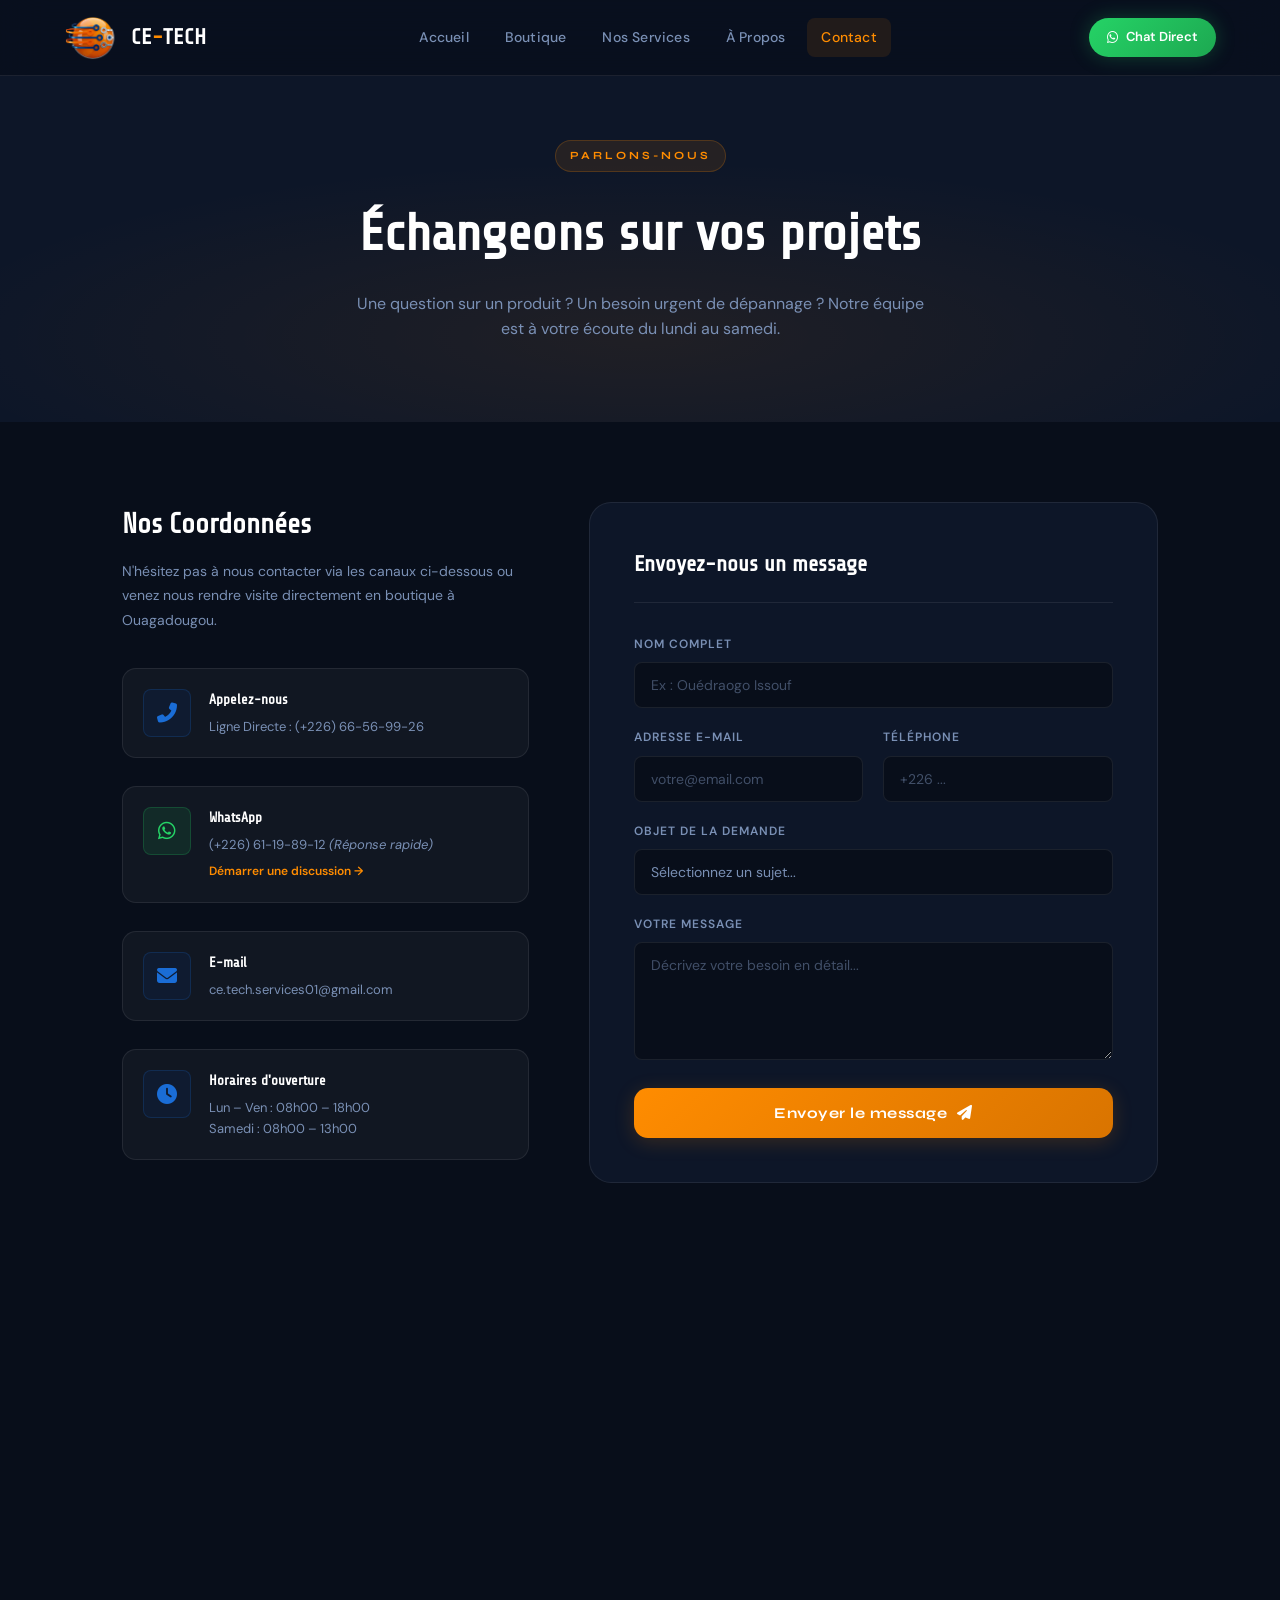
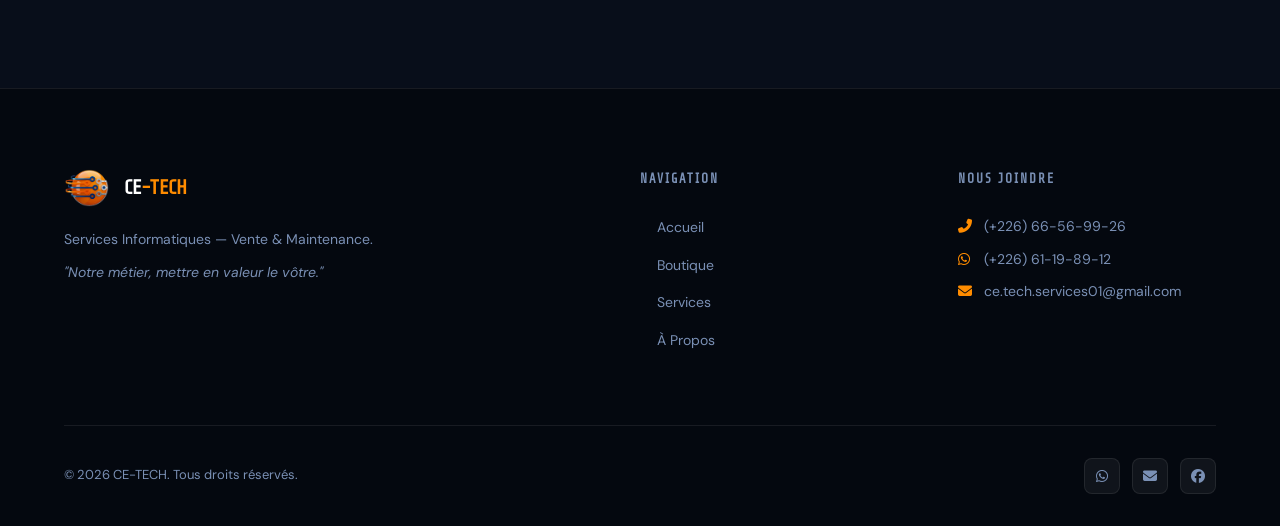
<file: contact.html>
<!DOCTYPE html>
<html lang="fr">
<head>
    <meta charset="UTF-8">
    <meta name="viewport" content="width=device-width, initial-scale=1.0">
    <title>Contact | CE-TECH</title>
    <link rel="stylesheet" href="style.css">
    <link rel="stylesheet" href="https://cdnjs.cloudflare.com/ajax/libs/font-awesome/6.4.0/css/all.min.css">
</head>
<body>

    <header>
        <div class="logo">
            <img src="logo.png" alt="CE-TECH Logo">
            <span class="logo-text">CE<span>-</span>TECH</span>
        </div>
        <button class="menu-toggle" id="mobile-menu" aria-label="Menu">
            <span class="bar"></span><span class="bar"></span><span class="bar"></span>
        </button>
        <nav class="nav-links">
            <a href="index.html">Accueil</a>
            <a href="boutique.html">Boutique</a>
            <a href="services.html">Nos Services</a>
            <a href="apropos.html">À Propos</a>
            <a href="contact.html" class="active">Contact</a>
        </nav>
        <div class="header-cta">
            <a href="https://wa.me/22661198912" target="_blank" class="whatsapp-btn">
                <i class="fab fa-whatsapp"></i> Chat Direct
            </a>
        </div>
    </header>

    <section class="contact-hero">
        <span class="section-label" style="margin-bottom: 20px;">Parlons-nous</span>
        <h1>Échangeons sur vos projets</h1>
        <p>Une question sur un produit ? Un besoin urgent de dépannage ? Notre équipe est à votre écoute du lundi au samedi.</p>
    </section>

    <section class="contact-main">
        <div class="container">
            <div class="contact-grid-layout">

                <div class="contact-info-column reveal">
                    <h2>Nos Coordonnées</h2>
                    <p class="info-desc">N'hésitez pas à nous contacter via les canaux ci-dessous ou venez nous rendre visite directement en boutique à Ouagadougou.</p>

                    <div class="info-card">
                        <div class="icon-circle"><i class="fas fa-phone-alt"></i></div>
                        <div class="info-details">
                            <h4>Appelez-nous</h4>
                            <p>Ligne Directe : (+226) 66-56-99-26</p>
                        </div>
                    </div>

                    <div class="info-card">
                        <div class="icon-circle whatsapp-color"><i class="fab fa-whatsapp"></i></div>
                        <div class="info-details">
                            <h4>WhatsApp</h4>
                            <p>(+226) 61-19-89-12 <em>(Réponse rapide)</em></p>
                            <a href="https://wa.me/22661198912" target="_blank" class="text-link">Démarrer une discussion →</a>
                        </div>
                    </div>

                    <div class="info-card">
                        <div class="icon-circle"><i class="fas fa-envelope"></i></div>
                        <div class="info-details">
                            <h4>E-mail</h4>
                            <p>ce.tech.services01@gmail.com</p>
                        </div>
                    </div>

                    <div class="info-card">
                        <div class="icon-circle"><i class="fas fa-clock"></i></div>
                        <div class="info-details">
                            <h4>Horaires d'ouverture</h4>
                            <p>Lun – Ven : 08h00 – 18h00<br>Samedi : 08h00 – 13h00</p>
                        </div>
                    </div>
                </div>

                <div class="contact-form-column reveal reveal-delay-2">
                    <div class="form-wrapper">
                        <h3>Envoyez-nous un message</h3>
                        <form>
                            <div class="input-group">
                                <label for="name">Nom complet</label>
                                <input type="text" id="name" placeholder="Ex : Ouédraogo Issouf" required>
                            </div>

                            <div class="input-row">
                                <div class="input-group">
                                    <label for="email">Adresse e-mail</label>
                                    <input type="email" id="email" placeholder="votre@email.com" required>
                                </div>
                                <div class="input-group">
                                    <label for="phone">Téléphone</label>
                                    <input type="tel" id="phone" placeholder="+226 ...">
                                </div>
                            </div>

                            <div class="input-group">
                                <label for="subject">Objet de la demande</label>
                                <select id="subject" required>
                                    <option value="" disabled selected>Sélectionnez un sujet...</option>
                                    <option value="achat">Achat de matériel / Devis</option>
                                    <option value="maintenance">Demande d'intervention / Maintenance</option>
                                    <option value="autre">Autre demande</option>
                                </select>
                            </div>

                            <div class="input-group">
                                <label for="message">Votre message</label>
                                <textarea id="message" rows="5" placeholder="Décrivez votre besoin en détail..." required></textarea>
                            </div>

                            <button type="submit" class="submit-btn">
                                Envoyer le message <i class="fas fa-paper-plane"></i>
                            </button>
                        </form>
                    </div>
                </div>

            </div>
        </div>
    </section>

    <section class="map-section">
        <iframe src="https://www.google.com/maps/embed?pb=!1m18!1m12!1m3!1d124672.43324684534!2d-1.6186413233852028!3d12.358509890989508!2m3!1f0!2f0!3f0!3m2!1i1024!2i768!4f13.1!3m3!1m2!1s0xe2e95eccebd5035%3A0xc00511de441d3e8e!2sOuagadougou%2C%20Burkina%20Faso!5e0!3m2!1sfr!2sbf!4v1715000000000!5m2!1sfr!2sbf" width="100%" height="420" style="border:0; display:block;" allowfullscreen="" loading="lazy" referrerpolicy="no-referrer-when-downgrade"></iframe>
    </section>

    <footer>
        <div class="footer-grid">
            <div class="footer-col">
                <div class="footer-brand">
                    <img src="logo.png" alt="CE-TECH" style="height: 38px; width: auto;">
                    <span class="footer-brand-name">CE<span>-TECH</span></span>
                </div>
                <p>Services Informatiques — Vente & Maintenance.</p>
                <p><em>"Notre métier, mettre en valeur le vôtre."</em></p>
            </div>
            <div class="footer-col">
                <h4>Navigation</h4>
                <ul>
                    <li><a href="index.html">Accueil</a></li>
                    <li><a href="boutique.html">Boutique</a></li>
                    <li><a href="services.html">Services</a></li>
                    <li><a href="apropos.html">À Propos</a></li>
                </ul>
            </div>
            <div class="footer-col">
                <h4>Nous joindre</h4>
                <p><i class="fas fa-phone-alt"></i> (+226) 66-56-99-26</p>
                <p><i class="fab fa-whatsapp"></i> (+226) 61-19-89-12</p>
                <p><i class="fas fa-envelope"></i> ce.tech.services01@gmail.com</p>
            </div>
        </div>
        <div class="footer-bottom">
            <p>&copy; 2026 CE-TECH. Tous droits réservés.</p>
            <div class="footer-socials">
                <a href="https://wa.me/22661198912" target="_blank"><i class="fab fa-whatsapp"></i></a>
                <a href="mailto:ce.tech.services01@gmail.com"><i class="fas fa-envelope"></i></a>
                <a href="https://www.facebook.com/share/1Cn6h9r4jo/"><i class="fab fa-facebook"></i></a>
            </div>
        </div>
    </footer>

    <script src="script.js"></script>
</body>
</html>
</file>
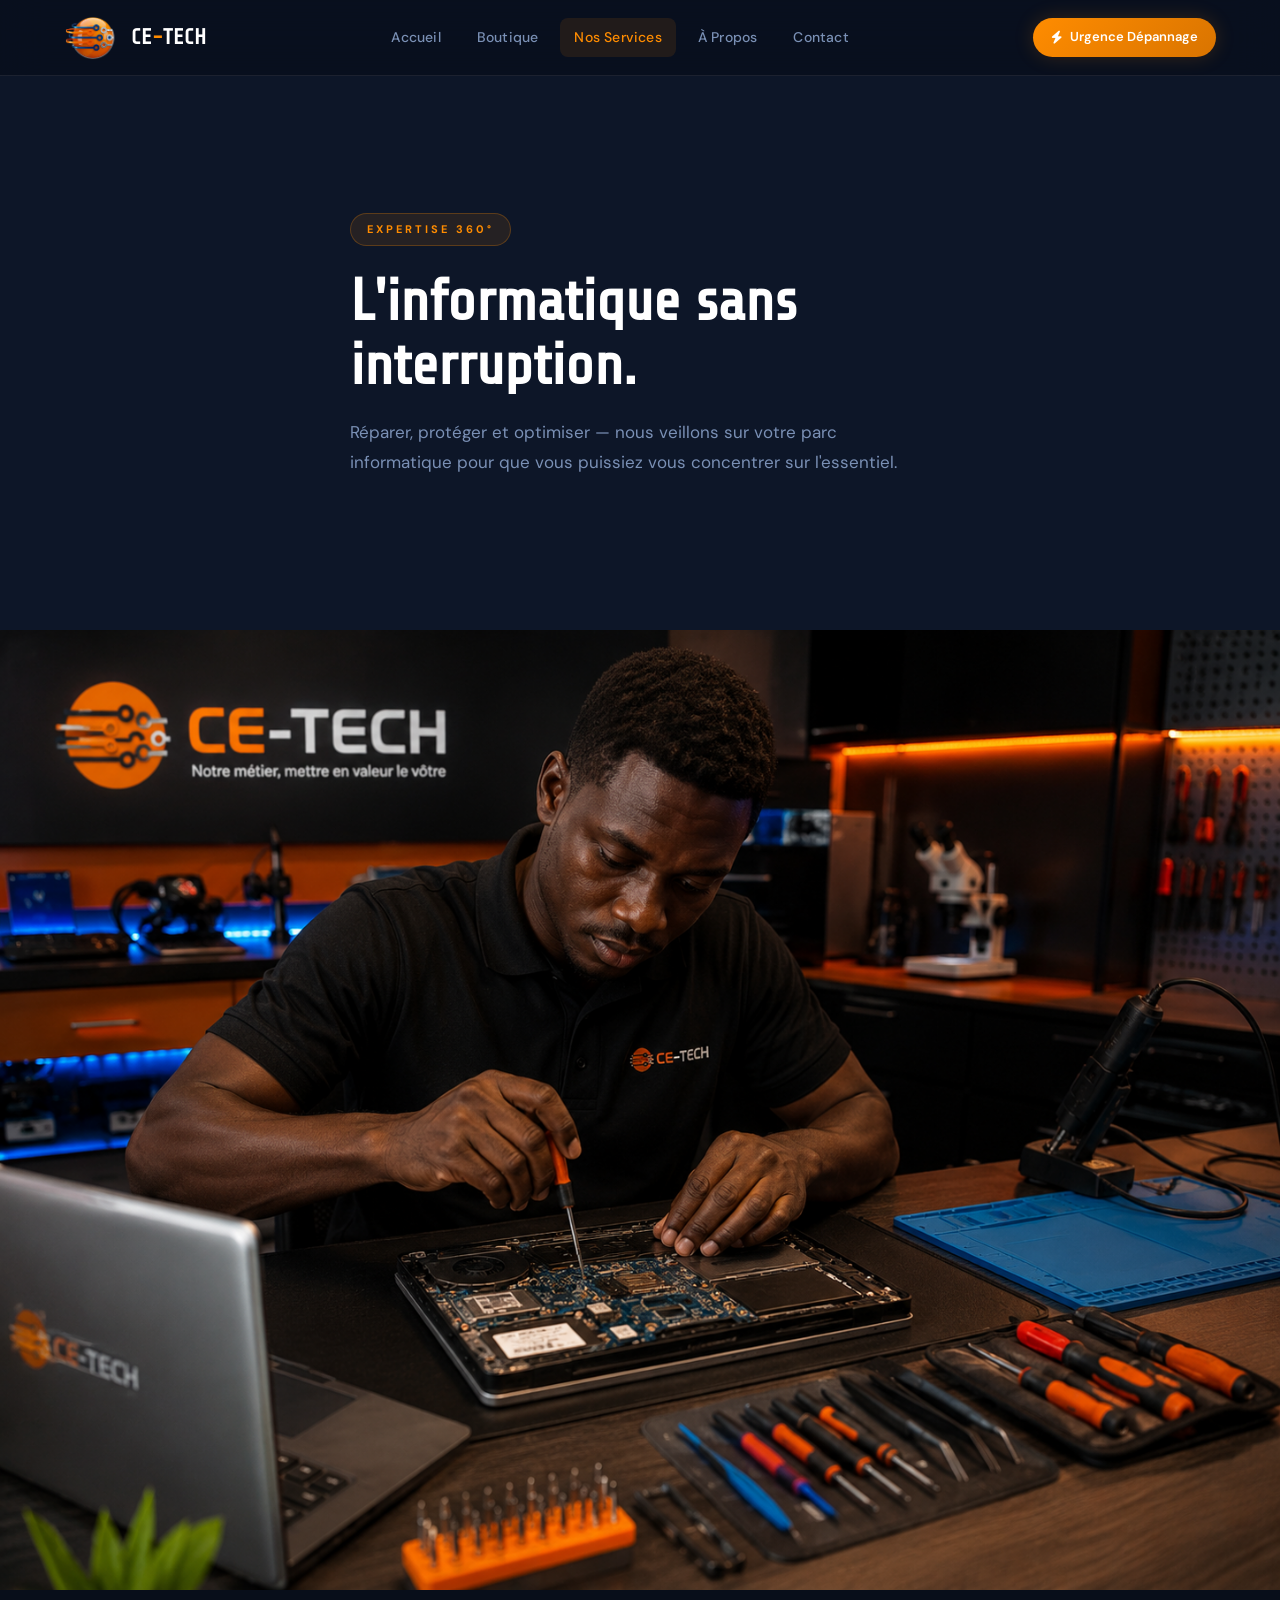
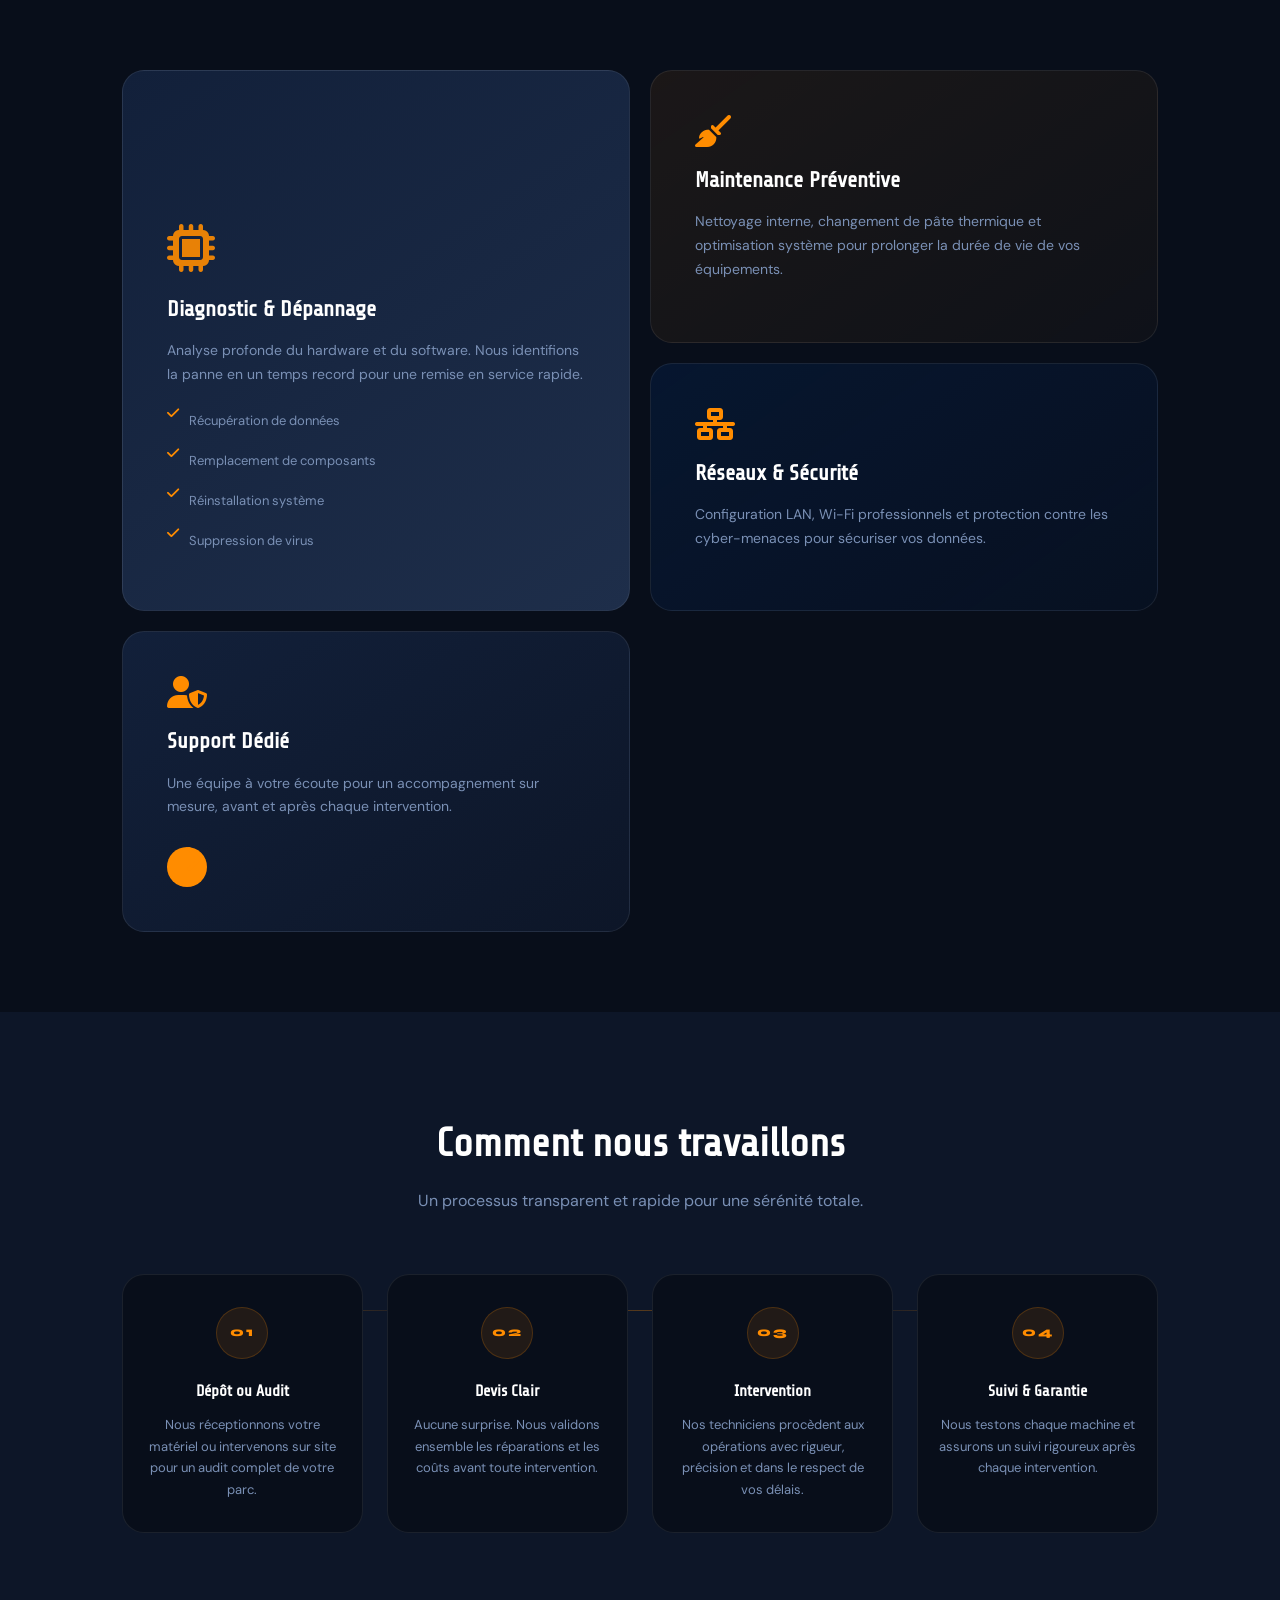
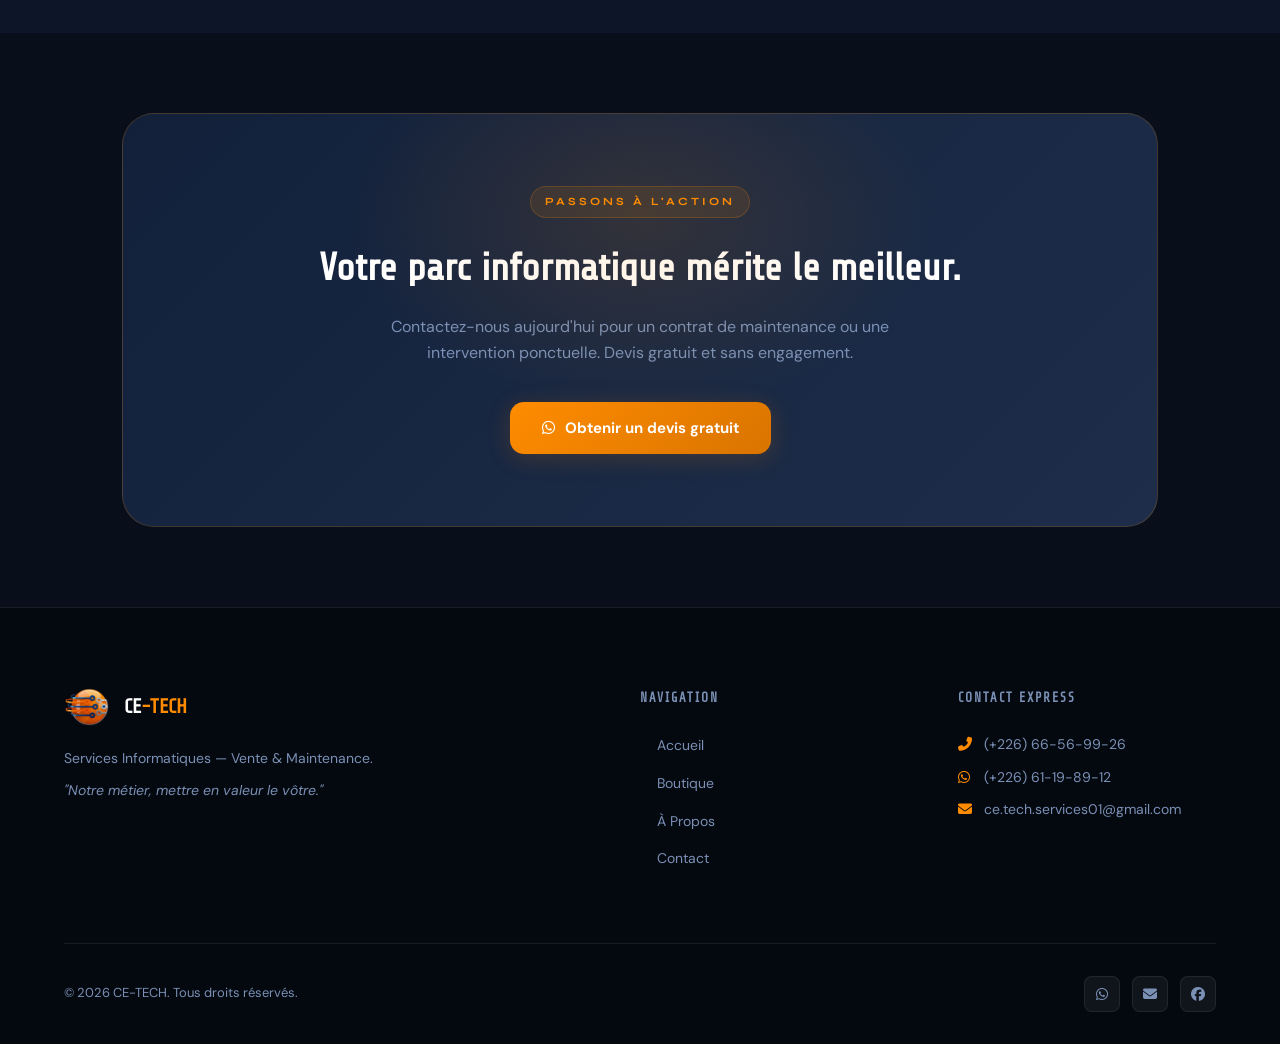
<file: services.html>
<!DOCTYPE html>
<html lang="fr">
<head>
    <meta charset="UTF-8">
    <meta name="viewport" content="width=device-width, initial-scale=1.0">
    <title>Services & Maintenance | CE-TECH</title>
    <link rel="stylesheet" href="style.css">
    <link rel="stylesheet" href="https://cdnjs.cloudflare.com/ajax/libs/font-awesome/6.4.0/css/all.min.css">
</head>
<body>

    <header>
        <div class="logo">
            <img src="logo.png" alt="CE-TECH Logo">
            <span class="logo-text">CE<span>-</span>TECH</span>
        </div>
        <button class="menu-toggle" id="mobile-menu" aria-label="Menu">
            <span class="bar"></span><span class="bar"></span><span class="bar"></span>
        </button>
        <nav class="nav-links">
            <a href="index.html">Accueil</a>
            <a href="boutique.html">Boutique</a>
            <a href="services.html" class="active">Nos Services</a>
            <a href="apropos.html">À Propos</a>
            <a href="contact.html">Contact</a>
        </nav>
        <div class="header-cta">
            <a href="https://wa.me/22661198912" target="_blank" class="emergency-link">
                <i class="fas fa-bolt"></i> Urgence Dépannage
            </a>
        </div>
    </header>

    <section class="services-hero">
        <div class="container">
            <span class="badge-tech">Expertise 360°</span>
            <h1>L'informatique sans<br>interruption.</h1>
            <p>Réparer, protéger et optimiser — nous veillons sur votre parc informatique pour que vous puissiez vous concentrer sur l'essentiel.</p>
        </div>
    </section>
<img src="images/Technicien2.png" alt="...">
    <section class="bento-services">
        <div class="container">
            <div class="bento-grid">

                <div class="bento-item diagnostic reveal">
                    <div class="bento-content">
                        <i class="fas fa-microchip icon-main"></i>
                        <h3>Diagnostic & Dépannage</h3>
                        <p>Analyse profonde du hardware et du software. Nous identifions la panne en un temps record pour une remise en service rapide.</p>
                        <ul class="mini-list">
                            <li><i class="fas fa-check"></i> Récupération de données</li>
                            <li><i class="fas fa-check"></i> Remplacement de composants</li>
                            <li><i class="fas fa-check"></i> Réinstallation système</li>
                            <li><i class="fas fa-check"></i> Suppression de virus</li>
                        </ul>
                    </div>
                </div>

                <div class="bento-item preventive reveal reveal-delay-1">
                    <div class="bento-content">
                        <i class="fas fa-broom"></i>
                        <h3>Maintenance Préventive</h3>
                        <p>Nettoyage interne, changement de pâte thermique et optimisation système pour prolonger la durée de vie de vos équipements.</p>
                    </div>
                </div>

                <div class="bento-item networks reveal reveal-delay-2">
                    <div class="bento-content">
                        <i class="fas fa-network-wired"></i>
                        <h3>Réseaux & Sécurité</h3>
                        <p>Configuration LAN, Wi-Fi professionnels et protection contre les cyber-menaces pour sécuriser vos données.</p>
                    </div>
                </div>

                <div class="bento-item remote reveal reveal-delay-3">
                    <div class="bento-content">
                        <i class="fas fa-user-shield"></i>
                        <h3>Support Dédié</h3>
                        <p>Une équipe à votre écoute pour un accompagnement sur mesure, avant et après chaque intervention.</p>
                        <a href="contact.html" class="arrow-link"><i class="fas fa-arrow-right"></i></a>
                    </div>
                </div>

            </div>
        </div>
    </section>

    <section class="process-section">
        <div class="container">
            <div class="section-header reveal">
                <h2>Comment nous travaillons</h2>
                <p>Un processus transparent et rapide pour une sérénité totale.</p>
            </div>
            <div class="process-steps">
                <div class="step reveal reveal-delay-1">
                    <div class="step-number">01</div>
                    <h4>Dépôt ou Audit</h4>
                    <p>Nous réceptionnons votre matériel ou intervenons sur site pour un audit complet de votre parc.</p>
                </div>
                <div class="step reveal reveal-delay-2">
                    <div class="step-number">02</div>
                    <h4>Devis Clair</h4>
                    <p>Aucune surprise. Nous validons ensemble les réparations et les coûts avant toute intervention.</p>
                </div>
                <div class="step reveal reveal-delay-3">
                    <div class="step-number">03</div>
                    <h4>Intervention</h4>
                    <p>Nos techniciens procèdent aux opérations avec rigueur, précision et dans le respect de vos délais.</p>
                </div>
                <div class="step reveal reveal-delay-4">
                    <div class="step-number">04</div>
                    <h4>Suivi & Garantie</h4>
                    <p>Nous testons chaque machine et assurons un suivi rigoureux après chaque intervention.</p>
                </div>
            </div>
        </div>
    </section>

    <section class="cta-banner">
        <div class="container">
            <div class="cta-box reveal">
                <span class="section-label" style="margin-bottom: 20px;">Passons à l'action</span>
                <h2>Votre parc informatique mérite le meilleur.</h2>
                <p>Contactez-nous aujourd'hui pour un contrat de maintenance ou une intervention ponctuelle. Devis gratuit et sans engagement.</p>
                <a href="https://wa.me/22661198912" class="btn-orange" target="_blank">
                    <i class="fab fa-whatsapp"></i> Obtenir un devis gratuit
                </a>
            </div>
        </div>
    </section>

    <footer>
        <div class="footer-grid">
            <div class="footer-col">
                <div class="footer-brand">
                    <img src="logo.png" alt="CE-TECH" style="height: 38px; width: auto;">
                    <span class="footer-brand-name">CE<span>-TECH</span></span>
                </div>
                <p>Services Informatiques — Vente & Maintenance.</p>
                <p><em>"Notre métier, mettre en valeur le vôtre."</em></p>
            </div>
            <div class="footer-col">
                <h4>Navigation</h4>
                <ul>
                    <li><a href="index.html">Accueil</a></li>
                    <li><a href="boutique.html">Boutique</a></li>
                    <li><a href="apropos.html">À Propos</a></li>
                    <li><a href="contact.html">Contact</a></li>
                </ul>
            </div>
            <div class="footer-col">
                <h4>Contact Express</h4>
                <p><i class="fas fa-phone-alt"></i> (+226) 66-56-99-26</p>
                <p><i class="fab fa-whatsapp"></i> (+226) 61-19-89-12</p>
                <p><i class="fas fa-envelope"></i> ce.tech.services01@gmail.com</p>
            </div>
        </div>
        <div class="footer-bottom">
            <p>&copy; 2026 CE-TECH. Tous droits réservés.</p>
            <div class="footer-socials">
                <a href="https://wa.me/22661198912" target="_blank"><i class="fab fa-whatsapp"></i></a>
                <a href="mailto:ce.tech.services01@gmail.com"><i class="fas fa-envelope"></i></a>
                <a href="https://www.facebook.com/share/1Cn6h9r4jo/"><i class="fab fa-facebook"></i></a>
            </div>
        </div>
    </footer>

    <script src="script.js"></script>
</body>
</html>
</file>
<file: style.css>
/* ============================================================
   CE-TECH — Design System v2.0 | Premium & Moderne
   ============================================================ */

@import url('https://fonts.googleapis.com/css2?family=Share+Tech&family=Syne:wght@400;600;700;800&family=DM+Sans:ital,wght@0,300;0,400;0,500;1,300&display=swap');

/* ---- Variables globales ---- */
:root {
    --orange:       #FF8C00;
    --orange-dark:  #D97400;
    --orange-glow:  rgba(255,140,0,0.18);
    --orange-10:    rgba(255,140,0,0.10);
    --blue:         #0047AB;
    --blue-light:   #1A6DD6;
    --blue-10:      rgba(0,71,171,0.10);
    --dark:         #080E1A;
    --dark-2:       #0D1628;
    --dark-3:       #12203A;
    --mid:          #1E2E4A;
    --border:       rgba(255,255,255,0.08);
    --border-light: rgba(0,0,0,0.08);
    --text:         #D4DEF0;
    --text-muted:   #7A90B5;
    --text-dark:    #1A2540;
    --white:        #FFFFFF;
    --light-bg:     #F4F6FB;
    --card-bg:      rgba(255,255,255,0.04);
    --font-display: 'Syne', sans-serif;
    --font-heading: 'Share Tech', sans-serif;
    --font-body:    'DM Sans', sans-serif;
    --radius-sm:    8px;
    --radius-md:    14px;
    --radius-lg:    22px;
    --radius-xl:    32px;
    --transition:   0.3s cubic-bezier(0.4, 0, 0.2, 1);
    --shadow-glow:  0 0 40px rgba(255,140,0,0.15);
    --shadow-card:  0 8px 32px rgba(0,0,0,0.25);
}

/* ---- Reset & Base ---- */
*, *::before, *::after {
    margin: 0;
    padding: 0;
    box-sizing: border-box;
}

html { scroll-behavior: smooth; }

body {
    font-family: var(--font-body);
    background-color: var(--dark);
    color: var(--text);
    overflow-x: hidden;
    line-height: 1.6;
}

.container {
    max-width: 1200px;
    margin: 0 auto;
    padding: 0 5%;
}

img { max-width: 100%; height: auto; display: block; }
a { text-decoration: none; }

/* ================================================================
   HEADER / NAVIGATION
   ================================================================ */
header {
    display: flex;
    align-items: center;
    justify-content: space-between;
    padding: 0 5%;
    height: 76px;
    position: fixed;
    top: 0; left: 0; right: 0;
    z-index: 1000;
    background: rgba(8, 14, 26, 0.7);
    backdrop-filter: blur(20px);
    -webkit-backdrop-filter: blur(20px);
    border-bottom: 1px solid var(--border);
    transition: background var(--transition);
}

header.scrolled {
    background: rgba(8, 14, 26, 0.95);
}

.logo {
    display: flex;
    align-items: center;
    gap: 10px;
    flex-shrink: 0;
}

.logo img {
    height: 44px;
    width: auto;
}

.logo-text {
    font-family: var(--font-heading);
    font-size: 22px;
    font-weight: 800;
    color: var(--white);
    letter-spacing: 1px;
}

.logo-text span { color: var(--orange); }

.nav-links {
    display: flex;
    align-items: center;
    gap: 8px;
}

.nav-links a {
    font-family: var(--font-body);
    font-size: 14px;
    font-weight: 500;
    color: var(--text-muted);
    padding: 8px 14px;
    border-radius: var(--radius-sm);
    transition: all var(--transition);
    letter-spacing: 0.2px;
}

.nav-links a:hover {
    color: var(--white);
    background: rgba(255,255,255,0.06);
}

.nav-links a.active {
    color: var(--orange);
    background: var(--orange-10);
}

.header-cta { display: flex; align-items: center; gap: 12px; }

.whatsapp-btn {
    display: inline-flex;
    align-items: center;
    gap: 8px;
    padding: 9px 18px;
    background: linear-gradient(135deg, #25D366, #1da851);
    color: var(--white);
    border-radius: var(--radius-xl);
    font-size: 13px;
    font-weight: 600;
    transition: all var(--transition);
    box-shadow: 0 0 20px rgba(37,211,102,0.25);
}

.whatsapp-btn:hover {
    transform: translateY(-2px);
    box-shadow: 0 0 30px rgba(37,211,102,0.4);
}

.emergency-link {
    display: inline-flex;
    align-items: center;
    gap: 8px;
    padding: 9px 18px;
    background: linear-gradient(135deg, var(--orange), var(--orange-dark));
    color: var(--white);
    border-radius: var(--radius-xl);
    font-size: 13px;
    font-weight: 600;
    transition: all var(--transition);
    box-shadow: 0 0 20px var(--orange-glow);
}

.emergency-link:hover {
    transform: translateY(-2px);
    box-shadow: 0 0 30px rgba(255,140,0,0.5);
}

/* Mobile menu */
.menu-toggle {
    display: none;
    flex-direction: column;
    gap: 5px;
    background: transparent;
    border: none;
    cursor: pointer;
    padding: 4px;
}

.menu-toggle .bar {
    width: 24px;
    height: 2px;
    background-color: var(--white);
    border-radius: 2px;
    transition: all var(--transition);
}

.menu-toggle.is-active .bar:nth-child(1) { transform: rotate(45deg) translate(5px, 5px); }
.menu-toggle.is-active .bar:nth-child(2) { opacity: 0; }
.menu-toggle.is-active .bar:nth-child(3) { transform: rotate(-45deg) translate(5px, -5px); }

/* ================================================================
   SECTION TITLES
   ================================================================ */
.section-label {
    display: inline-block;
    font-family: var(--font-display);
    font-size: 11px;
    font-weight: 700;
    letter-spacing: 3px;
    text-transform: uppercase;
    color: var(--orange);
    margin-bottom: 16px;
    padding: 6px 14px;
    background: var(--orange-10);
    border-radius: 30px;
    border: 1px solid rgba(255,140,0,0.2);
}

.section-title-block {
    text-align: center;
    margin-bottom: 60px;
}

.section-title-block h2 {
    font-family: var(--font-heading);
    font-size: clamp(28px, 4vw, 42px);
    font-weight: 700;
    color: var(--white);
    line-height: 1.2;
    margin-bottom: 16px;
}

.section-title-block p {
    font-size: 16px;
    color: var(--text-muted);
    max-width: 600px;
    margin: 0 auto;
}

.title-line {
    width: 50px;
    height: 3px;
    background: linear-gradient(90deg, var(--orange), var(--blue-light));
    border-radius: 3px;
    margin: 0 auto 16px;
}

/* ================================================================
   BOUTONS GLOBAUX
   ================================================================ */
.btn {
    display: inline-flex;
    align-items: center;
    gap: 10px;
    padding: 13px 28px;
    border-radius: var(--radius-md);
    font-family: var(--font-body);
    font-size: 15px;
    font-weight: 600;
    cursor: pointer;
    transition: all var(--transition);
    border: none;
}

.btn-primary {
    background: linear-gradient(135deg, var(--orange) 0%, var(--orange-dark) 100%);
    color: var(--white);
    box-shadow: 0 4px 24px var(--orange-glow);
}

.btn-primary:hover {
    transform: translateY(-3px);
    box-shadow: 0 8px 32px rgba(255,140,0,0.35);
}

.btn-outline {
    background: transparent;
    color: var(--white);
    border: 1.5px solid rgba(255,255,255,0.25);
}

.btn-outline:hover {
    background: rgba(255,255,255,0.07);
    border-color: rgba(255,255,255,0.5);
}

.btn-orange {
    display: inline-flex;
    align-items: center;
    gap: 10px;
    background: linear-gradient(135deg, var(--orange), var(--orange-dark));
    color: var(--white);
    padding: 14px 32px;
    border-radius: var(--radius-md);
    font-weight: 700;
    font-size: 15px;
    font-family: var(--font-body);
    transition: all var(--transition);
    box-shadow: 0 4px 24px var(--orange-glow);
}

.btn-orange:hover {
    transform: translateY(-3px);
    box-shadow: 0 8px 32px rgba(255,140,0,0.4);
}

/* ================================================================
   HERO — PAGE ACCUEIL
   ================================================================ */
.hero-section {
    min-height: 100vh;
    display: flex;
    align-items: center;
    padding: 120px 5% 80px;
    position: relative;
    overflow: hidden;
}

.hero-bg {
    position: absolute;
    inset: 0;
    background-image: url('https://images.unsplash.com/photo-1518770660439-4636190af475?q=80&w=1920');
    background-size: cover;
    background-position: center;
    filter: brightness(0.25) saturate(0.8);
    z-index: 0;
}

.hero-glow {
    position: absolute;
    inset: 0;
    background: radial-gradient(ellipse 60% 50% at 30% 50%, rgba(0,71,171,0.35) 0%, transparent 70%),
                radial-gradient(ellipse 40% 40% at 70% 60%, rgba(255,140,0,0.15) 0%, transparent 60%);
    z-index: 1;
}

.hero-content {
    position: relative;
    z-index: 2;
    max-width: 750px;
}

.hero-badge {
    display: inline-flex;
    align-items: center;
    gap: 8px;
    padding: 8px 16px;
    background: rgba(255,140,0,0.12);
    border: 1px solid rgba(255,140,0,0.3);
    border-radius: 30px;
    font-size: 12px;
    font-weight: 600;
    color: var(--orange);
    letter-spacing: 1.5px;
    text-transform: uppercase;
    margin-bottom: 28px;
}

.hero-badge::before {
    content: '';
    width: 6px;
    height: 6px;
    border-radius: 50%;
    background: var(--orange);
    animation: pulse-dot 2s infinite;
}

@keyframes pulse-dot {
    0%, 100% { opacity: 1; transform: scale(1); }
    50% { opacity: 0.5; transform: scale(0.7); }
}

.hero-content h1 {
    font-family: var(--font-heading);
    font-size: clamp(36px, 5.5vw, 68px);
    font-weight: 800;
    color: var(--white);
    line-height: 1.08;
    margin-bottom: 24px;
    letter-spacing: -1px;
}

.hero-content h1 .accent { color: var(--orange); }

.hero-content .slogan {
    font-size: 18px;
    font-weight: 400;
    font-style: italic;
    color: var(--orange);
    margin-bottom: 20px;
}

.hero-content .hero-text {
    font-size: 16px;
    color: var(--text-muted);
    max-width: 580px;
    line-height: 1.75;
    margin-bottom: 40px;
}

.hero-buttons {
    display: flex;
    gap: 16px;
    flex-wrap: wrap;
    margin-bottom: 60px;
}

.hero-stats {
    display: flex;
    gap: 48px;
    flex-wrap: wrap;
}

.hero-stat {
    display: flex;
    flex-direction: column;
}

.hero-stat .num {
    font-family: var(--font-display);
    font-size: 32px;
    font-weight: 800;
    color: var(--white);
    line-height: 1;
}

.hero-stat .label {
    font-size: 12px;
    font-weight: 500;
    color: var(--text-muted);
    text-transform: uppercase;
    letter-spacing: 1px;
    margin-top: 4px;
}

/* IMAGE PLACEHOLDER — HERO */
.hero-visual {
    position: absolute;
    right: 5%;
    top: 50%;
    transform: translateY(-50%);
    z-index: 2;
    width: 45%;
    max-width: 560px;
    display: none; /* Activé si image disponible */
}

/* ================================================================
   SECTION SERVICES — ACCUEIL
   ================================================================ */
.services-section {
    padding: 100px 5%;
    background: var(--dark-2);
    position: relative;
}

.services-grid {
    display: grid;
    grid-template-columns: repeat(3, 1fr);
    gap: 24px;
}

.service-card {
    background: var(--card-bg);
    border: 1px solid var(--border);
    border-radius: var(--radius-lg);
    padding: 40px 32px;
    position: relative;
    overflow: hidden;
    transition: all var(--transition);
    cursor: default;
}

.service-card::before {
    content: '';
    position: absolute;
    top: 0; left: 0; right: 0;
    height: 3px;
    background: linear-gradient(90deg, var(--orange), var(--blue-light));
    opacity: 0;
    transition: opacity var(--transition);
}

.service-card:hover {
    transform: translateY(-8px);
    border-color: rgba(255,140,0,0.25);
    background: rgba(255,255,255,0.06);
    box-shadow: var(--shadow-glow);
}

.service-card:hover::before { opacity: 1; }

.icon-box {
    width: 64px;
    height: 64px;
    border-radius: var(--radius-md);
    background: linear-gradient(135deg, var(--orange-10), var(--blue-10));
    border: 1px solid rgba(255,140,0,0.2);
    display: flex;
    align-items: center;
    justify-content: center;
    font-size: 26px;
    color: var(--orange);
    margin-bottom: 24px;
    transition: all var(--transition);
}

.service-card:hover .icon-box {
    background: linear-gradient(135deg, var(--orange-glow), var(--blue-10));
    transform: rotate(-5deg) scale(1.05);
}

.service-card h3 {
    font-family: var(--font-heading);
    font-size: 20px;
    font-weight: 700;
    color: var(--white);
    margin-bottom: 14px;
    line-height: 1.25;
}

.service-card p {
    font-size: 14px;
    color: var(--text-muted);
    line-height: 1.75;
}

/* ================================================================
   SECTION WHY US
   ================================================================ */
.why-us-section {
    padding: 100px 5%;
    background: var(--dark);
    position: relative;
    overflow: hidden;
}

.why-us-section::before {
    content: '';
    position: absolute;
    top: -200px;
    left: 50%;
    transform: translateX(-50%);
    width: 800px;
    height: 800px;
    background: radial-gradient(circle, rgba(0,71,171,0.12) 0%, transparent 70%);
    pointer-events: none;
}

.why-grid {
    display: grid;
    grid-template-columns: repeat(3, 1fr);
    gap: 32px;
}

.why-card {
    text-align: center;
    padding: 48px 32px;
    border-radius: var(--radius-lg);
    background: linear-gradient(145deg, rgba(255,255,255,0.04), rgba(255,255,255,0.01));
    border: 1px solid var(--border);
    transition: all var(--transition);
    position: relative;
    overflow: hidden;
}

.why-card:hover {
    border-color: rgba(255,140,0,0.2);
    transform: translateY(-6px);
}

.why-card-icon {
    width: 72px;
    height: 72px;
    border-radius: 50%;
    background: var(--orange-10);
    border: 1.5px solid rgba(255,140,0,0.2);
    display: flex;
    align-items: center;
    justify-content: center;
    font-size: 28px;
    color: var(--orange);
    margin: 0 auto 24px;
    transition: all var(--transition);
}

.why-card:hover .why-card-icon {
    background: var(--orange-glow);
    transform: scale(1.1);
}

.why-card h3 {
    font-family: var(--font-heading);
    font-size: 18px;
    font-weight: 700;
    color: var(--white);
    margin-bottom: 12px;
}

.why-card p {
    font-size: 14px;
    color: var(--text-muted);
    line-height: 1.75;
}

/* ================================================================
   FOOTER
   ================================================================ */
footer {
    background: #04080F;
    padding: 80px 5% 32px;
    border-top: 1px solid var(--border);
}

.footer-grid {
    display: grid;
    grid-template-columns: 2fr 1fr 1fr;
    gap: 60px;
    margin-bottom: 60px;
}

.footer-col .footer-brand {
    display: flex;
    align-items: center;
    gap: 10px;
    margin-bottom: 20px;
}

.footer-brand-name {
    font-family: var(--font-heading);
    font-size: 20px;
    font-weight: 800;
    color: var(--white);
}

.footer-brand-name span { color: var(--orange); }

.footer-col p {
    font-size: 14px;
    color: var(--text-muted);
    line-height: 1.75;
    margin-bottom: 8px;
}

.footer-col p i {
    color: var(--orange);
    margin-right: 8px;
    width: 14px;
}

.footer-col h4 {
    font-family: var(--font-heading);
    font-size: 13px;
    font-weight: 700;
    letter-spacing: 2px;
    text-transform: uppercase;
    color: var(--text-muted);
    margin-bottom: 24px;
}

.footer-col ul { list-style: none; }

.footer-col ul li { margin-bottom: 12px; }

.footer-col ul li a {
    color: var(--text-muted);
    font-size: 14px;
    transition: color var(--transition);
    display: inline-flex;
    align-items: center;
    gap: 6px;
}

.footer-col ul li a::before {
    content: '→';
    color: var(--orange);
    opacity: 0;
    transition: opacity var(--transition);
}

.footer-col ul li a:hover { color: var(--white); }
.footer-col ul li a:hover::before { opacity: 1; }

.footer-bottom {
    display: flex;
    justify-content: space-between;
    align-items: center;
    padding-top: 32px;
    border-top: 1px solid var(--border);
}

.footer-bottom p {
    font-size: 13px;
    color: var(--text-muted);
}

.footer-socials {
    display: flex;
    gap: 12px;
}

.footer-socials a {
    width: 36px;
    height: 36px;
    border-radius: 8px;
    background: rgba(255,255,255,0.05);
    border: 1px solid var(--border);
    display: flex;
    align-items: center;
    justify-content: center;
    color: var(--text-muted);
    font-size: 14px;
    transition: all var(--transition);
}

.footer-socials a:hover {
    color: var(--orange);
    border-color: rgba(255,140,0,0.3);
    background: var(--orange-10);
}

/* ================================================================
   PAGE BOUTIQUE
   ================================================================ */
.shop-banner {
    padding: 140px 5% 80px;
    text-align: center;
    background: var(--dark-2);
    position: relative;
    overflow: hidden;
}

.shop-banner::before {
    content: '';
    position: absolute;
    inset: 0;
    background-image: url('https://images.unsplash.com/photo-1531297484001-80022131f5a1?q=80&w=1920');
    background-size: cover;
    background-position: center;
    filter: brightness(0.15) saturate(0.5);
}

.shop-banner-content {
    position: relative;
    z-index: 1;
}

.shop-banner h1 {
    font-family: var(--font-heading);
    font-size: clamp(30px, 4vw, 50px);
    font-weight: 800;
    color: var(--white);
    margin-bottom: 16px;
    line-height: 1.15;
}

.shop-banner p {
    font-size: 16px;
    color: var(--text-muted);
    max-width: 600px;
    margin: 0 auto;
}

/* ================================================================
   BARRE DE RECHERCHE PRODUITS
   ================================================================ */
.search-section {
    background: var(--dark);
    padding: 0 5% 48px;
}

.search-wrapper {
    max-width: 820px;
    margin: 0 auto;
    transform: translateY(-30px);
}

.search-field {
    display: flex;
    align-items: center;
    gap: 14px;
    background: var(--dark-2);
    border: 1.5px solid rgba(255, 255, 255, 0.1);
    border-radius: var(--radius-xl);
    padding: 0 22px;
    box-shadow:
        0 8px 32px rgba(0, 0, 0, 0.35),
        0 1px 0 rgba(255, 255, 255, 0.04) inset;
    transition: border-color 0.25s ease, box-shadow 0.25s ease;
}

.search-field:focus-within {
    border-color: var(--orange);
    box-shadow:
        0 8px 32px rgba(0, 0, 0, 0.35),
        0 0 0 3px rgba(255, 140, 0, 0.1);
}

.search-icon {
    color: var(--text-muted);
    font-size: 15px;
    flex-shrink: 0;
    transition: color 0.25s ease;
    pointer-events: none;
}

.search-field:focus-within .search-icon {
    color: var(--orange);
}

#product-search {
    flex: 1;
    background: transparent;
    border: none;
    outline: none;
    font-family: var(--font-body);
    font-size: 15px;
    color: var(--white);
    padding: 19px 0;
    caret-color: var(--orange);
}

#product-search::placeholder {
    color: var(--text-muted);
    font-size: 14px;
    font-weight: 400;
}

.search-clear {
    background: transparent;
    border: none;
    color: var(--text-muted);
    cursor: pointer;
    width: 28px;
    height: 28px;
    border-radius: 50%;
    display: flex;
    align-items: center;
    justify-content: center;
    font-size: 12px;
    flex-shrink: 0;
    opacity: 0;
    pointer-events: none;
    transform: scale(0.7);
    transition: opacity 0.2s ease, transform 0.2s ease, color 0.2s ease, background 0.2s ease;
}

.search-clear.visible {
    opacity: 1;
    pointer-events: all;
    transform: scale(1);
}

.search-clear:hover {
    color: var(--white);
    background: rgba(255, 255, 255, 0.09);
}

.search-tags {
    display: flex;
    align-items: center;
    gap: 8px;
    margin-top: 14px;
    padding: 0 6px;
    flex-wrap: wrap;
}

.search-hint {
    font-size: 11px;
    font-weight: 600;
    letter-spacing: 0.5px;
    color: var(--text-muted);
    flex-shrink: 0;
    text-transform: uppercase;
}

.search-tag {
    background: transparent;
    border: 1px solid var(--border);
    border-radius: 30px;
    padding: 4px 13px;
    font-size: 12px;
    font-weight: 600;
    color: var(--text-muted);
    cursor: pointer;
    font-family: var(--font-body);
    transition: border-color 0.2s ease, color 0.2s ease, background 0.2s ease, transform 0.2s ease;
}

.search-tag:hover {
    border-color: rgba(255, 140, 0, 0.4);
    color: var(--orange);
    background: var(--orange-10);
    transform: translateY(-1px);
}

.search-tag.active {
    border-color: var(--orange);
    color: var(--orange);
    background: var(--orange-10);
}

.shop-container {
    display: flex;
    gap: 36px;
    padding: 0 5% 80px;
    background: var(--dark);
    min-height: 600px;
    align-items: flex-start;
}

.shop-sidebar {
    flex: 0 0 260px;
    background: var(--dark-2);
    border: 1px solid var(--border);
    border-radius: var(--radius-lg);
    padding: 28px;
    position: sticky;
    top: 100px;
}

.shop-sidebar h3 {
    font-family: var(--font-heading);
    font-size: 13px;
    font-weight: 700;
    letter-spacing: 2px;
    text-transform: uppercase;
    color: var(--text-muted);
    margin-bottom: 20px;
    padding-bottom: 16px;
    border-bottom: 1px solid var(--border);
}

/* ---- Sidebar : liste des catégories ---- */
.filter-tags {
    list-style: none;
}

.filter-item {
    margin-bottom: 4px;
}

/* Bouton catégorie (niveau 1) */
.filter-btn {
    width: 100%;
    display: flex;
    align-items: center;
    gap: 10px;
    text-align: left;
    background: transparent;
    border: none;
    padding: 10px 12px;
    font-size: 14px;
    font-weight: 500;
    color: var(--text-muted);
    cursor: pointer;
    border-radius: var(--radius-sm);
    transition: color var(--transition), background var(--transition);
    font-family: var(--font-body);
}

.filter-btn .filter-icon {
    font-size: 13px;
    width: 16px;
    flex-shrink: 0;
    opacity: 0.7;
}

.filter-btn .filter-label {
    flex: 1;
}

.filter-btn .filter-arrow {
    font-size: 10px;
    color: var(--text-muted);
    transition: transform var(--transition), color var(--transition);
    opacity: 0.6;
}

.filter-btn:hover {
    color: var(--white);
    background: rgba(255, 255, 255, 0.05);
}

.filter-btn:hover .filter-icon,
.filter-btn:hover .filter-arrow { opacity: 1; }

.filter-btn.active {
    color: var(--orange);
    background: var(--orange-10);
    font-weight: 600;
}

.filter-btn.active .filter-icon { opacity: 1; }

.filter-btn.active .filter-arrow {
    transform: rotate(180deg);
    color: var(--orange);
    opacity: 1;
}

/* ---- Panneau marques (niveau 2, accordéon) ---- */
.brand-panel {
    max-height: 0;
    overflow: hidden;
    transition: max-height 0.38s cubic-bezier(0.4, 0, 0.2, 1),
                opacity 0.25s ease;
    opacity: 0;
    margin-left: 14px;
    padding-left: 12px;
    border-left: 2px solid var(--border);
    margin-top: 0;
}

.brand-panel.open {
    max-height: 300px;
    opacity: 1;
    margin-top: 6px;
    margin-bottom: 4px;
}

/* Bouton marque (niveau 2) */
.brand-btn {
    width: 100%;
    display: flex;
    align-items: center;
    gap: 9px;
    text-align: left;
    background: transparent;
    border: none;
    padding: 7px 10px 7px 6px;
    font-size: 13px;
    font-weight: 500;
    color: var(--text-muted);
    cursor: pointer;
    border-radius: 6px;
    transition: color var(--transition), background var(--transition);
    font-family: var(--font-body);
    margin-bottom: 2px;
}

.brand-btn:hover {
    color: var(--white);
    background: rgba(255, 255, 255, 0.04);
}

.brand-btn.active {
    color: var(--orange);
    font-weight: 700;
}

/* Puce radio visuelle devant chaque marque */
.brand-dot {
    width: 16px;
    height: 16px;
    border-radius: 50%;
    border: 1.5px solid var(--border);
    background: transparent;
    flex-shrink: 0;
    display: flex;
    align-items: center;
    justify-content: center;
    transition: border-color var(--transition), background var(--transition), box-shadow var(--transition);
}

.brand-dot::after {
    content: '';
    width: 7px;
    height: 7px;
    border-radius: 50%;
    background: transparent;
    transition: background var(--transition);
}

.brand-btn:hover .brand-dot {
    border-color: rgba(255, 140, 0, 0.4);
}

.brand-btn.active .brand-dot {
    border-color: var(--orange);
    background: var(--orange-10);
    box-shadow: 0 0 8px rgba(255, 140, 0, 0.3);
}

.brand-btn.active .brand-dot::after {
    background: var(--orange);
}

/* ---- Badge logo marque sur la carte produit ---- */
.brand-tag {
    display: inline-flex;
    align-items: center;
    gap: 5px;
    font-size: 10px;
    font-weight: 800;
    letter-spacing: 1px;
    text-transform: uppercase;
    color: var(--text-muted);
    background: rgba(255, 255, 255, 0.05);
    border: 1px solid var(--border);
    padding: 3px 8px;
    border-radius: 4px;
    margin-bottom: 6px;
}

/* ---- Barre de résultats ---- */
.results-bar {
    display: flex;
    align-items: center;
    justify-content: space-between;
    margin-bottom: 24px;
    padding-bottom: 16px;
    border-bottom: 1px solid var(--border);
    gap: 12px;
    flex-wrap: wrap;
}

.results-count {
    font-size: 13px;
    color: var(--text-muted);
}

.results-count strong {
    color: var(--white);
    font-weight: 700;
}

.active-filters {
    display: flex;
    gap: 8px;
    flex-wrap: wrap;
    align-items: center;
}

.filter-chip {
    display: inline-flex;
    align-items: center;
    gap: 6px;
    padding: 4px 10px;
    border-radius: 30px;
    font-size: 11px;
    font-weight: 600;
    letter-spacing: 0.5px;
    background: var(--orange-10);
    border: 1px solid rgba(255, 140, 0, 0.25);
    color: var(--orange);
    text-transform: uppercase;
}

.filter-chip.chip-brand {
    background: var(--blue-10);
    border-color: rgba(26, 109, 214, 0.3);
    color: var(--blue-light);
}

/* ---- État vide ---- */
.empty-state {
    display: none;
    flex-direction: column;
    align-items: center;
    justify-content: center;
    text-align: center;
    padding: 80px 20px;
    gap: 16px;
    color: var(--text-muted);
    grid-column: 1 / -1;
}

.empty-state i {
    font-size: 48px;
    opacity: 0.2;
}

.empty-state p {
    font-size: 14px;
    max-width: 260px;
    line-height: 1.65;
}

.empty-state.visible {
    display: flex;
}

.sidebar-help {
    margin-top: 32px;
    padding: 24px;
    background: linear-gradient(145deg, rgba(255,140,0,0.1), rgba(0,71,171,0.1));
    border: 1px solid rgba(255,140,0,0.2);
    border-radius: var(--radius-md);
    text-align: center;
}

.sidebar-help i {
    font-size: 28px;
    color: var(--orange);
    margin-bottom: 12px;
    display: block;
}

.sidebar-help h4 {
    font-family: var(--font-heading);
    font-size: 14px;
    font-weight: 700;
    color: var(--white);
    margin-bottom: 8px;
}

.sidebar-help p {
    font-size: 12px;
    color: var(--text-muted);
    line-height: 1.6;
    margin-bottom: 14px;
}

.sidebar-help a {
    display: inline-block;
    font-size: 12px;
    font-weight: 700;
    color: var(--orange);
    padding: 8px 16px;
    border: 1px solid rgba(255,140,0,0.3);
    border-radius: 30px;
    transition: all var(--transition);
}

.sidebar-help a:hover {
    background: var(--orange);
    color: var(--white);
}

.products-grid-container { flex: 1; }

.products-grid {
    display: grid;
    grid-template-columns: repeat(auto-fill, minmax(260px, 1fr));
    gap: 24px;
}

/* ================================================================
   PRODUCT CARD — animations hover complètes
   ================================================================ */
.product-card {
    background: var(--dark-2);
    border: 1px solid var(--border);
    border-radius: var(--radius-lg);
    overflow: hidden;
    transition:
        transform 0.35s cubic-bezier(0.34, 1.56, 0.64, 1),
        box-shadow 0.35s ease,
        border-color 0.25s ease;
    position: relative;
    display: flex;
    flex-direction: column;
    isolation: isolate;
}

.product-card::before {
    content: '';
    position: absolute;
    inset: 0;
    border-radius: var(--radius-lg);
    background: linear-gradient(
        135deg,
        rgba(255, 140, 0, 0.12) 0%,
        rgba(26, 109, 214, 0.06) 50%,
        transparent 100%
    );
    opacity: 0;
    transition: opacity 0.35s ease;
    pointer-events: none;
    z-index: 0;
}

.product-card::after {
    content: '';
    position: absolute;
    top: 0;
    left: 0;
    right: 0;
    height: 2px;
    background: linear-gradient(90deg, var(--orange), var(--blue-light), var(--orange));
    background-size: 200% 100%;
    transform: scaleX(0);
    transform-origin: left center;
    transition: transform 0.4s cubic-bezier(0.4, 0, 0.2, 1);
    border-radius: var(--radius-lg) var(--radius-lg) 0 0;
    z-index: 2;
}

.product-card:hover {
    border-color: rgba(255, 140, 0, 0.35);
    transform: translateY(-8px) scale(1.015);
    box-shadow:
        0 4px 6px rgba(0, 0, 0, 0.05),
        0 20px 48px rgba(0, 0, 0, 0.45),
        0 0 0 1px rgba(255, 140, 0, 0.08),
        0 0 40px rgba(255, 140, 0, 0.12);
}

.product-card:hover::before { opacity: 1; }
.product-card:hover::after  { transform: scaleX(1); }

/* ---- Badge ---- */
.product-badge {
    position: absolute;
    top: 14px;
    left: 14px;
    background: linear-gradient(135deg, var(--orange), var(--orange-dark));
    color: var(--white);
    font-size: 10px;
    font-weight: 800;
    letter-spacing: 0.8px;
    text-transform: uppercase;
    padding: 4px 11px;
    border-radius: 30px;
    z-index: 3;
    transition: transform 0.3s ease, box-shadow 0.3s ease;
}

.product-card:hover .product-badge {
    transform: translateY(-2px);
    box-shadow: 0 4px 14px rgba(255, 140, 0, 0.45);
}

.sub-badge {
    background: linear-gradient(135deg, var(--blue-light), var(--blue));
}

.product-card:hover .sub-badge {
    box-shadow: 0 4px 14px rgba(26, 109, 214, 0.45);
}

/* ================================================================
   PRODUCT IMAGE — zoom + overlay au survol
   ================================================================ */
/* ================================================================
   PRODUCT IMAGE — conteneur + zoom fluide au survol
   Structure HTML attendue pour chaque carte :
     <div class="product-img">
         <img src="images/nom-produit.jpg" alt="Description">
     </div>
   ================================================================ */
.product-img {
    /* Hauteur fixe du cadre image */
    height: 200px;
    /* Fond de secours si l'image est manquante ou en cours de chargement */
    background: linear-gradient(145deg, var(--dark-3), var(--mid));
    /* CRITIQUE : contient le débordement du zoom sans casser la carte */
    overflow: hidden;
    position: relative;
    border-radius: var(--radius-lg) var(--radius-lg) 0 0;
    /* Curseur zoom pour indiquer l'interactivité */
    cursor: zoom-in;
}

/* Voile dégradé bas → haut pour lisibilité sur l'image */
.product-img::after {
    content: '';
    position: absolute;
    inset: 0;
    background: linear-gradient(
        to top,
        rgba(8, 14, 26, 0.50) 0%,
        rgba(8, 14, 26, 0.08) 50%,
        transparent 100%
    );
    opacity: 1;
    transition: opacity 0.35s ease;
    z-index: 1;
    pointer-events: none;
}

/* Le voile s'allège légèrement au survol */
.product-card:hover .product-img::after {
    opacity: 0.55;
}

/* ---- IMAGE RÉELLE — zoom doux ---- */
.product-img img {
    width: 100%;
    height: 100%;
    object-fit: cover;       /* remplit le cadre sans déformer */
    object-position: center; /* centre le sujet */
    display: block;
    transform: scale(1);
    transform-origin: center center;
    /* Transition lente et douce : la vitesse donne l'impression de qualité */
    transition: transform 0.55s cubic-bezier(0.25, 0.46, 0.45, 0.94);
    will-change: transform;
}

/* Zoom déclenché par le hover sur la CARD entière (pas juste l'image) */
.product-card:hover .product-img img {
    transform: scale(1.08);
}

/* ---- IMAGE MANQUANTE — icône de remplacement en CSS pur ---- */
/* Quand src="images/placeholder.jpg" n'existe pas encore,
   le navigateur affiche l'élément img cassé.
   Ces règles donnent un rendu propre via pseudo-éléments. */
.product-img img[alt]::before {
    content: '';
    display: block;
    position: absolute;
    inset: 0;
    background: linear-gradient(145deg, var(--dark-3), var(--mid));
}

.product-img img[alt]::after {
    content: attr(alt);
    display: flex;
    align-items: center;
    justify-content: center;
    position: absolute;
    inset: 0;
    font-size: 11px;
    color: var(--text-muted);
    opacity: 0.5;
    letter-spacing: 1px;
    text-transform: uppercase;
}

/* ================================================================
   PRODUCT INFO & TEXT CLAMPING (Read More)
   ================================================================ */
/* ================================================================
   PRODUCT INFO
   ================================================================ */
.product-info {
    padding: 22px 24px 20px;
    flex: 1;
    display: flex;
    flex-direction: column;
    position: relative;
    z-index: 1;
}

.product-cat {
    font-size: 10px;
    font-weight: 700;
    letter-spacing: 2.5px;
    text-transform: uppercase;
    color: var(--orange);
    margin-bottom: 6px;
    display: block;
    transition: letter-spacing 0.3s ease;
}

.product-card:hover .product-cat { letter-spacing: 3.5px; }

.product-title {
    font-family: var(--font-display);
    font-size: 15px;
    font-weight: 700;
    color: var(--white);
    margin-bottom: 10px;
    line-height: 1.3;
    transition: color 0.25s ease;
}

.product-card:hover .product-title { color: #fff; }

.product-desc {
    font-size: 13px;
    color: var(--text-muted);
    line-height: 1.65;
    /* On retire le flex: 1 pour laisser le footer prendre le relais */
    margin-bottom: 8px;
}

/* Nouvelle classe pour tronquer à 2 lignes */
.product-desc.clamped {
    display: -webkit-box;
    -webkit-line-clamp: 2;
    -webkit-box-orient: vertical;
    overflow: hidden;
}

/* Style du bouton généré en JavaScript */
.read-more-btn {
    background: none;
    border: none;
    color: var(--orange);
    font-family: var(--font-body);
    font-size: 12px;
    font-weight: 700;
    cursor: pointer;
    padding: 0;
    margin-bottom: 16px;
    display: inline-flex;
    align-items: center;
    gap: 6px;
    transition: color var(--transition);
    align-self: flex-start;
}

.read-more-btn:hover {
    color: var(--orange-dark);
    text-decoration: underline;
}

.product-footer {
    display: flex;
    align-items: center;
    justify-content: space-between;
    padding-top: 14px;
    border-top: 1px solid var(--border);
    transition: border-color 0.3s ease;
    /* Force le footer à se positionner tout en bas de la carte */
    margin-top: auto; 
}

.price {
    font-family: var(--font-display);
    font-size: 13px;
    font-weight: 700;
    color: var(--text-muted);
    font-style: italic;
}

/* ================================================================
   BUY BUTTON
   ================================================================ */
.buy-btn {
    display: inline-flex;
    align-items: center;
    gap: 6px;
    padding: 8px 16px;
    background: linear-gradient(135deg, #25D366, #1da851);
    color: var(--white);
    border-radius: 30px;
    font-size: 12px;
    font-weight: 700;
    transition:
        transform 0.3s cubic-bezier(0.34, 1.56, 0.64, 1),
        box-shadow 0.3s ease,
        gap 0.25s ease;
}

.product-card:hover .buy-btn {
    box-shadow: 0 4px 16px rgba(37, 211, 102, 0.3);
}

.buy-btn:hover {
    transform: scale(1.08);
    gap: 9px;
    box-shadow: 0 4px 16px rgba(37,211,102,0.35);
}

/* ================================================================
   PAGE SERVICES
   ================================================================ */
.services-hero {
    min-height: 70vh;
    display: flex;
    align-items: center;
    padding: 140px 5% 80px;
    position: relative;
    overflow: hidden;
    background: var(--dark-2);
}

.services-hero::before {
    content: '';
    position: absolute;
    inset: 0;
    background-image: url('https://images.unsplash.com/photo-1504384308090-c894fdcc538d?q=80&w=1920');
    background-size: cover;
    background-position: center;
    filter: brightness(0.15) saturate(0.6);
}

.services-hero .container { position: relative; z-index: 1; }

.badge-tech {
    display: inline-block;
    font-size: 11px;
    font-weight: 700;
    letter-spacing: 3px;
    text-transform: uppercase;
    color: var(--orange);
    padding: 7px 16px;
    background: var(--orange-10);
    border: 1px solid rgba(255,140,0,0.25);
    border-radius: 30px;
    margin-bottom: 24px;
}

.services-hero h1 {
    font-family: var(--font-heading);
    font-size: clamp(32px, 5vw, 58px);
    font-weight: 800;
    color: var(--white);
    line-height: 1.1;
    margin-bottom: 20px;
    max-width: 700px;
}

.services-hero p {
    font-size: 17px;
    color: var(--text-muted);
    max-width: 580px;
    line-height: 1.75;
}

/* Bento Grid Services */
.bento-services { padding: 80px 5%; background: var(--dark); }

.bento-grid {
    display: grid;
    grid-template-columns: repeat(2, 1fr);
    grid-template-rows: auto auto;
    gap: 20px;
}

.bento-item {
    border-radius: var(--radius-lg);
    padding: 44px;
    border: 1px solid var(--border);
    position: relative;
    overflow: hidden;
    transition: all var(--transition);
    cursor: default;
}

.bento-item:hover {
    border-color: rgba(255,140,0,0.25);
    transform: translateY(-4px);
}

.bento-item.diagnostic {
    grid-row: 1 / 3;
    background: linear-gradient(145deg, var(--dark-3), var(--mid));
    display: flex;
    align-items: flex-end;
}

.bento-item.preventive {
    background: linear-gradient(145deg, rgba(255,140,0,0.08), rgba(255,140,0,0.03));
}

.bento-item.networks {
    background: linear-gradient(145deg, rgba(0,71,171,0.15), rgba(0,71,171,0.05));
}

.bento-item.remote {
    background: linear-gradient(145deg, var(--dark-3), var(--dark-2));
}

.bento-content { position: relative; z-index: 1; width: 100%; }

.bento-content .icon-main {
    font-size: 48px;
    color: var(--orange);
    margin-bottom: 20px;
    display: block;
    opacity: 0.9;
}

.bento-item i {
    font-size: 32px;
    color: var(--orange);
    margin-bottom: 16px;
    display: block;
}

.bento-content h3 {
    font-family: var(--font-heading);
    font-size: 22px;
    font-weight: 700;
    color: var(--white);
    margin-bottom: 12px;
}

.bento-content p {
    font-size: 14px;
    color: var(--text-muted);
    line-height: 1.7;
    margin-bottom: 16px;
}

.mini-list { list-style: none; margin-top: 20px; }

.mini-list li {
    display: flex;
    align-items: center;
    gap: 10px;
    font-size: 13px;
    color: var(--text-muted);
    margin-bottom: 10px;
}

.mini-list li i { color: var(--orange); font-size: 14px; flex-shrink: 0; }

.arrow-link {
    display: inline-flex;
    align-items: center;
    justify-content: center;
    width: 40px;
    height: 40px;
    border-radius: 50%;
    background: var(--orange);
    color: var(--white);
    font-size: 16px;
    transition: all var(--transition);
    margin-top: 12px;
}

.arrow-link:hover {
    transform: scale(1.1) rotate(45deg);
    box-shadow: 0 0 20px var(--orange-glow);
}

/* Process Steps */
.process-section {
    padding: 100px 5%;
    background: var(--dark-2);
}

.section-header {
    margin-bottom: 60px;
    text-align: center;
}

.section-header h2 {
    font-family: var(--font-heading);
    font-size: clamp(26px, 3.5vw, 40px);
    font-weight: 700;
    color: var(--white);
    margin-bottom: 12px;
}

.section-header p {
    font-size: 16px;
    color: var(--text-muted);
}

.process-steps {
    display: grid;
    grid-template-columns: repeat(4, 1fr);
    gap: 24px;
    position: relative;
}

.process-steps::before {
    content: '';
    position: absolute;
    top: 36px;
    left: calc(12.5% + 20px);
    right: calc(12.5% + 20px);
    height: 1px;
    background: linear-gradient(90deg, var(--orange), transparent, var(--orange), transparent, var(--orange));
    opacity: 0.3;
}

.step {
    text-align: center;
    padding: 32px 20px;
    background: var(--dark);
    border: 1px solid var(--border);
    border-radius: var(--radius-lg);
    transition: all var(--transition);
}

.step:hover {
    border-color: rgba(255,140,0,0.2);
    transform: translateY(-6px);
}

.step-number {
    font-family: var(--font-display);
    font-size: 13px;
    font-weight: 800;
    color: var(--orange);
    letter-spacing: 2px;
    background: var(--orange-10);
    border: 1px solid rgba(255,140,0,0.2);
    width: 52px;
    height: 52px;
    border-radius: 50%;
    display: flex;
    align-items: center;
    justify-content: center;
    margin: 0 auto 20px;
}

.step h4 {
    font-family: var(--font-heading);
    font-size: 16px;
    font-weight: 700;
    color: var(--white);
    margin-bottom: 10px;
}

.step p {
    font-size: 13px;
    color: var(--text-muted);
    line-height: 1.65;
}

/* CTA Banner */
.cta-banner {
    padding: 80px 5%;
    background: var(--dark);
}

.cta-box {
    background: linear-gradient(135deg, var(--dark-3) 0%, var(--mid) 100%);
    border: 1px solid rgba(255,140,0,0.2);
    border-radius: var(--radius-xl);
    padding: 72px;
    text-align: center;
    position: relative;
    overflow: hidden;
}

.cta-box::before {
    content: '';
    position: absolute;
    top: -100px;
    left: 50%;
    transform: translateX(-50%);
    width: 600px;
    height: 400px;
    background: radial-gradient(ellipse, rgba(255,140,0,0.12) 0%, transparent 70%);
    pointer-events: none;
}

.cta-box h2 {
    font-family: var(--font-heading);
    font-size: clamp(24px, 3.5vw, 38px);
    font-weight: 800;
    color: var(--white);
    margin-bottom: 16px;
}

.cta-box p {
    font-size: 16px;
    color: var(--text-muted);
    margin-bottom: 36px;
    max-width: 500px;
    margin-left: auto;
    margin-right: auto;
}

/* ================================================================
   PAGE À PROPOS
   ================================================================ */
.about-hero {
    min-height: 65vh;
    display: flex;
    align-items: center;
    padding: 140px 5% 80px;
    position: relative;
    overflow: hidden;
    text-align: center;
}

.about-hero::before {
    content: '';
    position: absolute;
    inset: 0;
    background-image: url('https://images.unsplash.com/photo-1573164713988-8665fc963095?q=80&w=1920');
    background-size: cover;
    background-position: center;
    filter: brightness(0.15) saturate(0.5);
}

.about-hero-content {
    position: relative;
    z-index: 1;
    max-width: 800px;
    margin: 0 auto;
}

.about-hero-content h1 {
    font-family: var(--font-heading);
    font-size: clamp(30px, 4.5vw, 54px);
    font-weight: 800;
    color: var(--white);
    line-height: 1.15;
    margin-bottom: 20px;
}

.about-hero-content p {
    font-size: 17px;
    color: var(--text-muted);
    line-height: 1.75;
}

/* Mission Section */
.mission-section {
    padding: 100px 5%;
    background: var(--dark-2);
}

.mission-wrapper {
    display: grid;
    grid-template-columns: 1fr 1fr;
    gap: 80px;
    align-items: center;
}

.mission-text .subtitle {
    display: inline-block;
    font-size: 11px;
    font-weight: 700;
    letter-spacing: 3px;
    text-transform: uppercase;
    color: var(--orange);
    margin-bottom: 16px;
}

.mission-text h2 {
    font-family: var(--font-heading);
    font-size: clamp(26px, 3.5vw, 40px);
    font-weight: 800;
    color: var(--white);
    margin-bottom: 20px;
    line-height: 1.2;
}

.mission-text p {
    font-size: 15px;
    color: var(--text-muted);
    line-height: 1.8;
    margin-bottom: 16px;
}

.mission-text strong { color: var(--orange); font-weight: 600; }

.quote-box {
    margin-top: 36px;
    padding: 28px 32px;
    background: linear-gradient(135deg, rgba(255,140,0,0.08), rgba(0,71,171,0.08));
    border-left: 3px solid var(--orange);
    border-radius: 0 var(--radius-md) var(--radius-md) 0;
    position: relative;
}

.quote-box i {
    position: absolute;
    top: 20px;
    left: 20px;
    font-size: 20px;
    color: var(--orange);
    opacity: 0.3;
}

.quote-box blockquote {
    font-family: var(--font-display);
    font-size: 18px;
    font-style: italic;
    font-weight: 600;
    color: var(--white);
    padding-left: 30px;
    margin-bottom: 10px;
}

.quote-author {
    font-size: 13px;
    color: var(--text-muted);
    padding-left: 30px;
}

/* IMAGE PLACEHOLDER — Mission */
.mission-image {
    position: relative;
}

.mission-img-wrap {
    border-radius: var(--radius-lg);
    overflow: hidden;
    box-shadow: 0 24px 60px rgba(0,0,0,0.5);
    border: 1px solid var(--border);
}

.mission-img-placeholder {
    height: 420px;
    background: linear-gradient(145deg, var(--dark-3), var(--mid));
    display: flex;
    flex-direction: column;
    align-items: center;
    justify-content: center;
    gap: 16px;
    color: var(--text-muted);
}

.mission-img-placeholder i { font-size: 56px; color: rgba(255,140,0,0.25); }
.mission-img-placeholder span { font-size: 12px; letter-spacing: 2px; text-transform: uppercase; }

.mission-img-wrap img {
    width: 100%;
    height: 420px;
    object-fit: cover;
}

.experience-badge {
    position: absolute;
    bottom: -20px;
    left: -20px;
    background: linear-gradient(135deg, var(--orange), var(--orange-dark));
    color: var(--white);
    padding: 24px;
    border-radius: var(--radius-md);
    box-shadow: 0 8px 24px rgba(255,140,0,0.4);
    text-align: center;
    border: 3px solid var(--dark-2);
}

.experience-badge .number {
    display: block;
    font-family: var(--font-display);
    font-size: 36px;
    font-weight: 800;
    line-height: 1;
}

.experience-badge .text {
    font-size: 12px;
    font-weight: 600;
    text-transform: uppercase;
    letter-spacing: 1px;
    opacity: 0.9;
}

/* Values Section */
.values-section {
    padding: 100px 5%;
    background: var(--dark);
}

.values-grid {
    display: grid;
    grid-template-columns: repeat(3, 1fr);
    gap: 24px;
}

.value-card {
    background: var(--card-bg);
    border: 1px solid var(--border);
    border-radius: var(--radius-lg);
    padding: 44px 32px;
    text-align: center;
    transition: all var(--transition);
}

.value-card:hover {
    border-color: rgba(255,140,0,0.25);
    transform: translateY(-8px);
    background: rgba(255,255,255,0.05);
}

.value-icon {
    width: 72px;
    height: 72px;
    border-radius: 50%;
    background: var(--orange-10);
    border: 1.5px solid rgba(255,140,0,0.2);
    display: flex;
    align-items: center;
    justify-content: center;
    font-size: 28px;
    color: var(--orange);
    margin: 0 auto 24px;
    transition: all var(--transition);
}

.value-card:hover .value-icon {
    background: var(--orange-glow);
    transform: scale(1.1);
}

.value-card h3 {
    font-family: var(--font-heading);
    font-size: 18px;
    font-weight: 700;
    color: var(--white);
    margin-bottom: 12px;
}

.value-card p {
    font-size: 14px;
    color: var(--text-muted);
    line-height: 1.75;
}

/* ================================================================
   PAGE CONTACT
   ================================================================ */
.contact-hero {
    padding: 140px 5% 80px;
    text-align: center;
    background: var(--dark-2);
    position: relative;
    overflow: hidden;
}

.contact-hero::before {
    content: '';
    position: absolute;
    inset: 0;
    background: radial-gradient(ellipse 80% 60% at 50% 80%, rgba(255,140,0,0.08) 0%, transparent 70%);
}

.contact-hero h1 {
    font-family: var(--font-heading);
    font-size: clamp(30px, 4.5vw, 52px);
    font-weight: 800;
    color: var(--white);
    margin-bottom: 16px;
    position: relative;
}

.contact-hero p {
    font-size: 16px;
    color: var(--text-muted);
    max-width: 580px;
    margin: 0 auto;
    position: relative;
}

.contact-main {
    padding: 80px 5%;
    background: var(--dark);
}

.contact-grid-layout {
    display: grid;
    grid-template-columns: 1fr 1.4fr;
    gap: 60px;
}

.contact-info-column h2 {
    font-family: var(--font-heading);
    font-size: 28px;
    font-weight: 700;
    color: var(--white);
    margin-bottom: 12px;
}

.info-desc {
    font-size: 14px;
    color: var(--text-muted);
    line-height: 1.75;
    margin-bottom: 36px;
}

.info-card {
    display: flex;
    align-items: flex-start;
    gap: 18px;
    margin-bottom: 28px;
    padding: 20px;
    border-radius: var(--radius-md);
    border: 1px solid var(--border);
    background: var(--card-bg);
    transition: all var(--transition);
}

.info-card:hover {
    border-color: rgba(255,140,0,0.2);
    background: rgba(255,255,255,0.04);
}

.icon-circle {
    width: 48px;
    height: 48px;
    background: var(--blue-10);
    color: var(--blue-light);
    border-radius: var(--radius-sm);
    display: flex;
    align-items: center;
    justify-content: center;
    font-size: 20px;
    flex-shrink: 0;
    border: 1px solid rgba(26,109,214,0.2);
}

.icon-circle.whatsapp-color {
    background: rgba(37,211,102,0.1);
    color: #25D366;
    border-color: rgba(37,211,102,0.2);
}

.info-details h4 {
    font-family: var(--font-heading);
    font-size: 14px;
    font-weight: 700;
    color: var(--white);
    margin-bottom: 5px;
}

.info-details p {
    font-size: 13px;
    color: var(--text-muted);
    line-height: 1.6;
}

.text-link {
    display: inline-flex;
    align-items: center;
    gap: 4px;
    margin-top: 6px;
    font-size: 12px;
    color: var(--orange);
    font-weight: 600;
    transition: gap var(--transition);
}

.text-link:hover { gap: 8px; }

/* Formulaire Contact */
.form-wrapper {
    background: var(--dark-2);
    padding: 44px;
    border-radius: var(--radius-lg);
    border: 1px solid var(--border);
}

.form-wrapper h3 {
    font-family: var(--font-heading);
    font-size: 22px;
    font-weight: 700;
    color: var(--white);
    margin-bottom: 32px;
    padding-bottom: 20px;
    border-bottom: 1px solid var(--border);
}

.input-group { margin-bottom: 20px; }

.input-row {
    display: grid;
    grid-template-columns: 1fr 1fr;
    gap: 20px;
}

.input-group label {
    display: block;
    font-size: 12px;
    font-weight: 600;
    letter-spacing: 1px;
    text-transform: uppercase;
    color: var(--text-muted);
    margin-bottom: 8px;
}

.input-group input,
.input-group select,
.input-group textarea {
    width: 100%;
    padding: 13px 16px;
    border: 1px solid var(--border);
    border-radius: var(--radius-sm);
    background: var(--dark);
    font-size: 14px;
    color: var(--white);
    transition: all var(--transition);
    font-family: var(--font-body);
    outline: none;
    -webkit-appearance: none;
}

.input-group input::placeholder,
.input-group textarea::placeholder { color: rgba(122,144,181,0.5); }

.input-group select { color: var(--text-muted); cursor: pointer; }
.input-group select option { background: var(--dark-2); color: var(--text); }

.input-group input:focus,
.input-group select:focus,
.input-group textarea:focus {
    border-color: var(--orange);
    background: rgba(255,140,0,0.04);
    box-shadow: 0 0 0 3px rgba(255,140,0,0.08);
}

.submit-btn {
    width: 100%;
    background: linear-gradient(135deg, var(--orange), var(--orange-dark));
    color: var(--white);
    border: none;
    padding: 16px;
    border-radius: var(--radius-md);
    font-size: 15px;
    font-weight: 700;
    font-family: var(--font-display);
    cursor: pointer;
    display: flex;
    justify-content: center;
    align-items: center;
    gap: 10px;
    transition: all var(--transition);
    box-shadow: 0 4px 20px var(--orange-glow);
    letter-spacing: 0.5px;
}

.submit-btn:hover {
    transform: translateY(-2px);
    box-shadow: 0 8px 28px rgba(255,140,0,0.4);
}

.map-section { width: 100%; line-height: 0; }

/* ================================================================
   ANIMATIONS AU SCROLL
   ================================================================ */
.reveal {
    opacity: 0;
    transform: translateY(30px);
    transition: opacity 0.7s ease, transform 0.7s ease;
}

.reveal.visible {
    opacity: 1;
    transform: translateY(0);
}

.reveal-delay-1 { transition-delay: 0.1s; }
.reveal-delay-2 { transition-delay: 0.2s; }
.reveal-delay-3 { transition-delay: 0.3s; }
.reveal-delay-4 { transition-delay: 0.4s; }

/* ================================================================
   RESPONSIVE
   ================================================================ */
@media (max-width: 1024px) {
    .services-grid,
    .why-grid,
    .values-grid { grid-template-columns: repeat(2, 1fr); }
    .mission-wrapper { grid-template-columns: 1fr; gap: 50px; }
    .mission-image { margin-top: 40px; }
    .process-steps { grid-template-columns: repeat(2, 1fr); }
    .process-steps::before { display: none; }
    .footer-grid { grid-template-columns: 1fr 1fr; }
    .bento-item.diagnostic { grid-row: auto; }
}

@media (max-width: 768px) {
    header { padding: 0 5%; }
    .nav-links {
        display: none;
        position: fixed;
        top: 76px;
        left: 0; right: 0;
        background: var(--dark-2);
        border-bottom: 1px solid var(--border);
        flex-direction: column;
        padding: 24px 5%;
        gap: 4px;
    }
    .nav-links.active { display: flex; }
    .nav-links a { font-size: 16px; padding: 12px 16px; width: 100%; }
    .menu-toggle { display: flex; }
    .header-cta { display: none; }

    .hero-content h1 { font-size: 34px; }
    .hero-stats { gap: 32px; }

    .services-grid,
    .why-grid,
    .values-grid { grid-template-columns: 1fr; }

    .shop-container { flex-direction: column; }
    .shop-sidebar { max-width: 100%; position: static; }

    .bento-grid { grid-template-columns: 1fr; }
    .bento-item.diagnostic { grid-row: auto; }

    .contact-grid-layout { grid-template-columns: 1fr; gap: 40px; }
    .form-wrapper { padding: 28px 20px; }
    .input-row { grid-template-columns: 1fr; }

    .footer-grid { grid-template-columns: 1fr; gap: 32px; }
    .footer-bottom { flex-direction: column; gap: 16px; text-align: center; }

    .cta-box { padding: 48px 24px; }
    .process-steps { grid-template-columns: 1fr; }
}

@media (max-width: 480px) {
    .hero-buttons { flex-direction: column; }
    .btn { justify-content: center; }
    .mission-img-placeholder { height: 280px; }
    .experience-badge { left: 0; bottom: -15px; }
}
</file>
